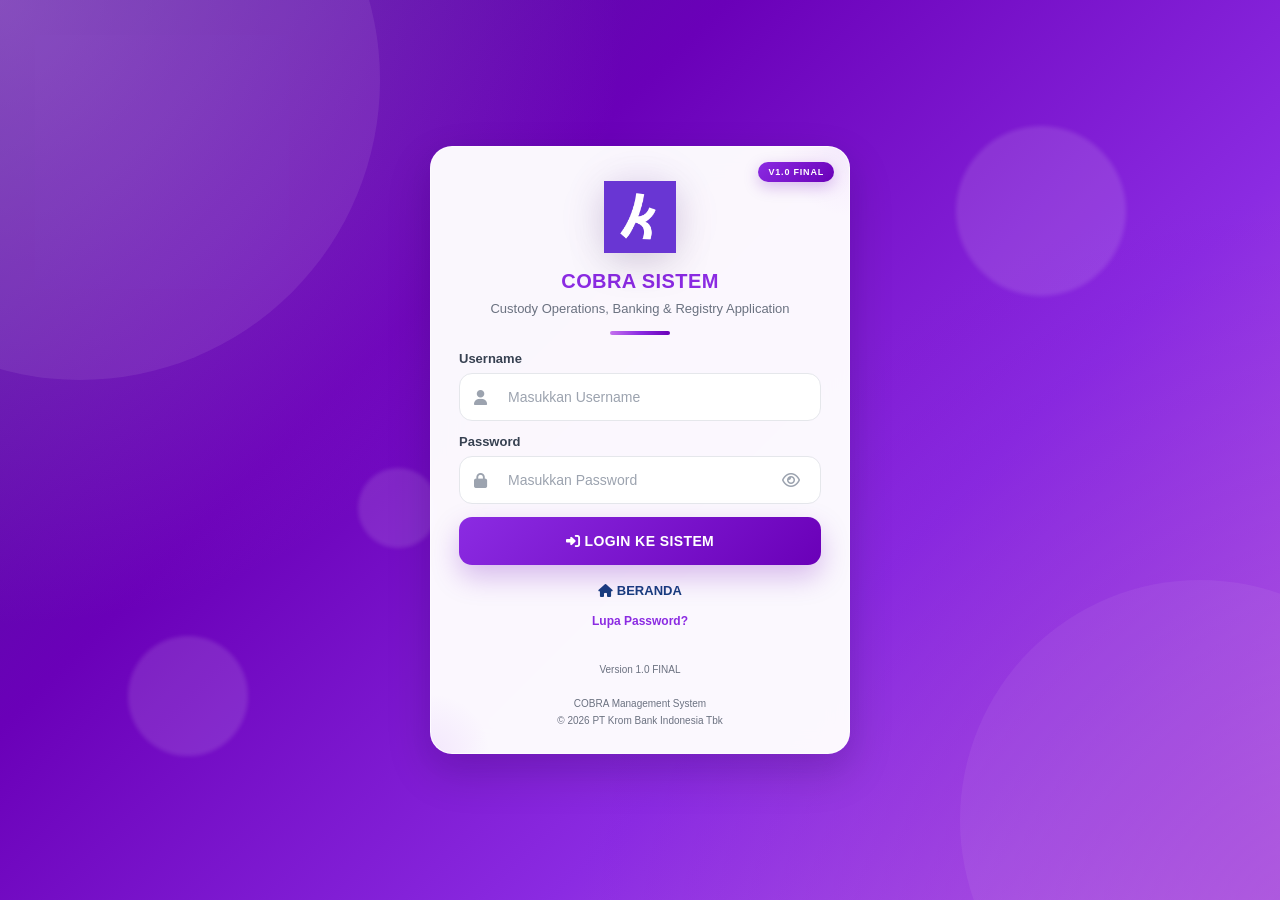
<file: login.html>
<!DOCTYPE html>
<html lang="id">

<head>

    <!-- ========================================================= -->
    <!-- META -->
    <!-- ========================================================= -->

    <meta charset="UTF-8">

    <meta name="viewport" content="width=device-width, initial-scale=1.0">

    <meta name="description" content="Data Agunan Custody Management System">

    <meta name="author" content="Dika Andrian Husniadhy">

    <meta http-equiv="X-UA-Compatible" content="IE=edge">

    <!-- ========================================================= -->
    <!-- TITLE -->
    <!-- ========================================================= -->
    <title>

        LOGIN | COBRA

    </title>

    <!-- ========================================================= -->
    <!-- FAVICON -->
    <!-- ========================================================= -->

    <link rel="icon" type="image/png" href="foto/krom1.png">

    <!-- ========================================================= -->
    <!-- FONT AWESOME -->
    <!-- ========================================================= -->

    <link rel="stylesheet" href="https://cdnjs.cloudflare.com/ajax/libs/font-awesome/6.7.2/css/all.min.css">

    <!-- ========================================================= -->
    <!-- LOGIN CSS -->
    <!-- ========================================================= -->

    <link rel="stylesheet" href="css/login.css">

</head>

<body>

    <!-- ========================================================= -->
    <!-- BACKGROUND DECORATION -->
    <!-- ========================================================= -->

    <div class="bg-circle one"></div>

    <div class="bg-circle two"></div>

    <div class="bg-circle three"></div>

    <!-- ========================================================= -->
    <!-- LOGIN CARD -->
    <!-- ========================================================= -->

    <div class="login-box">

        <!-- ===================================================== -->
        <!-- VERSION -->
        <!-- ===================================================== -->

        <div class="version">

            V1.0 FINAL

        </div>

        <!-- ===================================================== -->
        <!-- LOGO -->
        <!-- ===================================================== -->

        <div class="logo">

            <img src="foto/krom1.png" alt="Logo">

        </div>

        <!-- ===================================================== -->
        <!-- TITLE -->
        <!-- ===================================================== -->

        <h1>

            COBRA SISTEM

        </h1>

        <p class="subtitle">

            Custody Operations, Banking & Registry Application

        </p>

        <div class="divider"></div>

        <!-- ===================================================== -->
        <!-- LOGIN FORM -->
        <!-- ===================================================== -->

        <form id="loginForm" autocomplete="off">

            <!-- ================================================ -->
            <!-- USERNAME -->
            <!-- ================================================ -->

            <div class="form-group">

                <label for="username">

                    Username

                </label>

                <div class="input-box">

                    <i class="fa-solid fa-user"></i>

                    <input type="text" id="username" name="username" autocomplete="username"
                        placeholder="Masukkan Username" required>

                </div>

            </div>

            <!-- ================================================ -->
            <!-- PASSWORD -->
            <!-- ================================================ -->

            <div class="form-group">

                <label for="password">

                    Password

                </label>

                <div class="input-box">

                    <i class="fa-solid fa-lock"></i>

                    <input type="password" id="password" name="password" autocomplete="current-password"
                        placeholder="Masukkan Password" required>

                    <span class="toggle" id="togglePassword" role="button" tabindex="0" aria-label="Tampilkan password">
                        <i id="eye" class="fa-regular fa-eye"></i>
                    </span>

                </div>

            </div>

            <!-- LOGIN BUTTON -->
            <!-- ================================================ -->

            <button type="submit" id="btnLogin">

                <span id="loginSpinner" class="login-spinner" style="display:none;">

                    <i class="fa-solid fa-circle-notch fa-spin"></i>

                </span>

                <i id="loginIcon" class="fa-solid fa-right-to-bracket">
                </i>

                <span id="loginBtnText">
                    LOGIN KE SISTEM
                </span>

            </button>

            <div class="back-home">

                <button type="button" id="btnBeranda" onclick="window.location.href='index.html'">

                    <i class="fa-solid fa-house"></i>

                    BERANDA

                </button>

            </div>

            <div class="forgot-password">
                <a href="reset_password.html">
                    Lupa Password?
                </a>
            </div>

        </form>

        <!-- ===================================================== -->
        <!-- FOOTER -->
        <!-- ===================================================== -->

        <div class="footer">

            <br>

            <span id="appVersion">

                V2.0 FINAL

            </span>

            <br><br>

            COBRA Management System

            <br>

            © 2026 PT Krom Bank Indonesia Tbk

        </div>

    </div>

    <!-- ========================================================= -->
    <!-- CONFIG -->
    <!-- ========================================================= -->

    <script src="js/config.js"></script>

    <!-- ========================================================= -->
    <!-- API -->
    <!-- ========================================================= -->

    <script src="js/api.js"></script>

    <!-- ========================================================= -->
    <!-- HELPER -->
    <!-- ========================================================= -->

    <script src="js/helper.js"></script>

    <!-- ========================================================= -->
    <!-- AUTH -->
    <!-- ========================================================= -->

    <script src="js/auth.js"></script>

    <!-- ========================================================= -->
    <!-- LOGIN -->
    <!-- ========================================================= -->

    <script src="js/login.js"></script>

    <!-- ========================================================= -->
    <!-- INITIALIZE -->
    <!-- ========================================================= -->

    <script>

        document.addEventListener("DOMContentLoaded", () => {

            if (typeof CONFIG !== "undefined") {

                const version = document.getElementById("appVersion");

                if (version) {

                    version.textContent =

                        "Version " + CONFIG.VERSION;

                }

            }

        });

    </script>

</body>

</html>
</file>
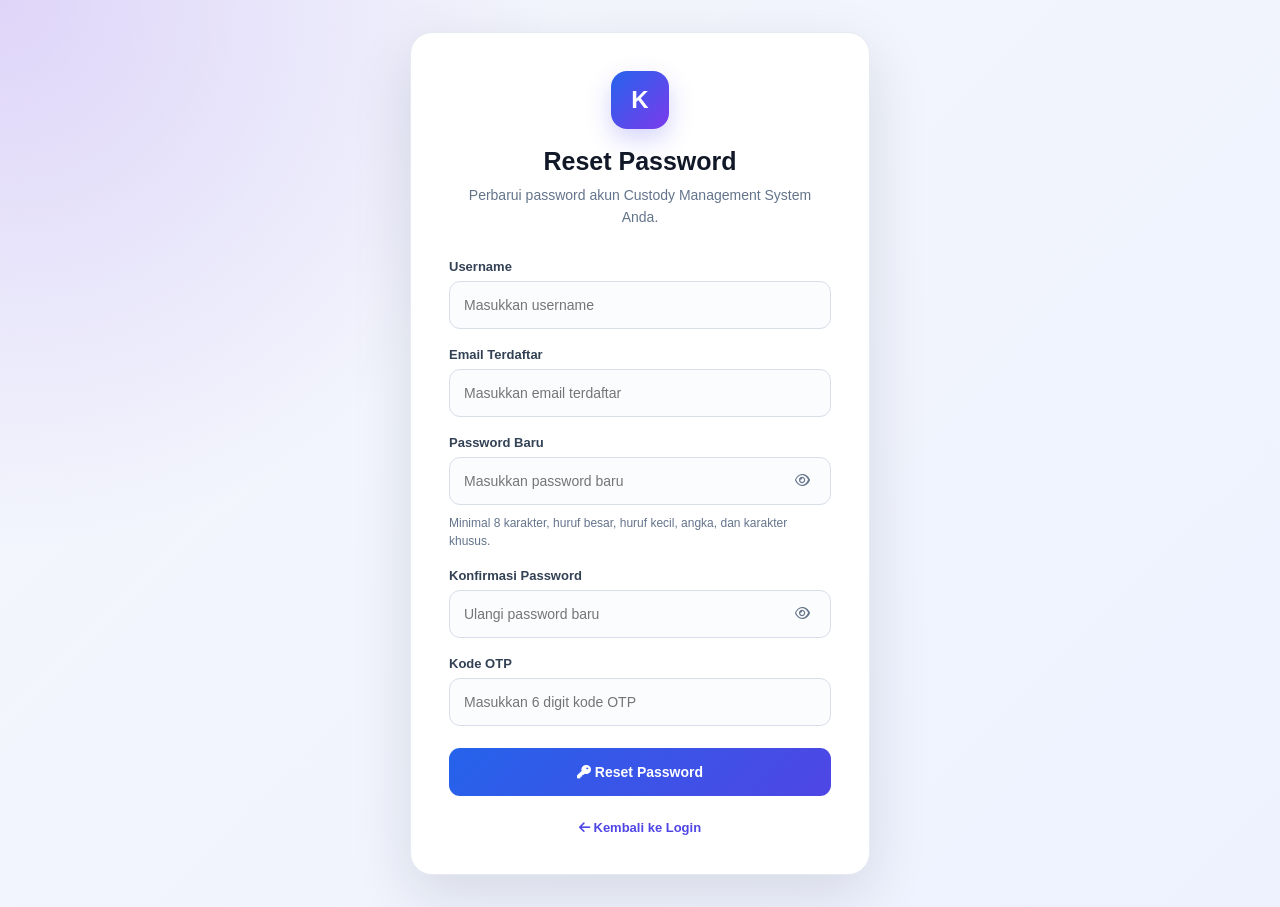
<file: reset_password.html>
<!DOCTYPE html>
<html lang="id">

<head>

    <meta charset="UTF-8">

    <meta name="viewport" content="width=device-width, initial-scale=1.0">

    <title>Reset Password - KROM Bank Indonesia</title>
    <link rel="icon" href="foto/krom1.png">

    <link rel="stylesheet" href="css/reset_password.css?v=3.0.3">

    <link rel="stylesheet" href="https://cdnjs.cloudflare.com/ajax/libs/font-awesome/6.5.2/css/all.min.css">

</head>


<body>

    <main class="reset-page">

        <section class="reset-card">

            <header class="reset-header">

                <div class="reset-logo">
                    K
                </div>

                <h1>
                    Reset Password
                </h1>

                <p>
                    Perbarui password akun Custody Management System Anda.
                </p>

            </header>


            <form id="resetPasswordForm" class="reset-form">

                <div class="form-group">

                    <label for="username">
                        Username
                    </label>

                    <input type="text" id="username" class="form-control" placeholder="Masukkan username"
                        autocomplete="username" required>

                </div>


                <div class="form-group">

                    <label for="email">
                        Email Terdaftar
                    </label>

                    <input type="email" id="email" class="form-control" placeholder="Masukkan email terdaftar"
                        autocomplete="email" required>

                </div>


                <div class="form-group">

                    <label for="newPassword">
                        Password Baru
                    </label>

                    <div class="password-wrapper">

                        <input type="password" id="newPassword" class="form-control"
                            placeholder="Masukkan password baru" autocomplete="new-password" required>

                        <button type="button" class="password-toggle" id="toggleNewPassword"
                            aria-label="Tampilkan password">
                            <i class="fa-regular fa-eye"></i>
                        </button>

                    </div>

                    <small class="password-hint">
                        Minimal 8 karakter, huruf besar, huruf kecil,
                        angka, dan karakter khusus.
                    </small>

                </div>


                <div class="form-group">

                    <label for="confirmPassword">
                        Konfirmasi Password
                    </label>

                    <div class="password-wrapper">

                        <input type="password" id="confirmPassword" class="form-control"
                            placeholder="Ulangi password baru" autocomplete="new-password" required>

                        <button type="button" class="password-toggle" id="toggleConfirmPassword"
                            aria-label="Tampilkan password">
                            <i class="fa-regular fa-eye"></i>
                        </button>

                    </div>

                </div>


                <div id="resetMessage" class="reset-message" hidden></div>

                <div class="form-group" id="otpGroup" hidden>
                    <label for="otp">
                        Kode OTP
                    </label>

                    <input type="text" id="otp" class="form-control" inputmode="numeric" maxlength="6"
                        autocomplete="one-time-code" placeholder="Masukkan 6 digit kode OTP">
                </div>

                <input type="hidden" id="requestId">


                <button type="submit" id="btnResetPassword" class="reset-button">
                    <i class="fa-solid fa-key"></i>
                    Reset Password
                </button>

            </form>


            <div class="back-login">

                <a href="login.html">
                    <i class="fa-solid fa-arrow-left"></i>
                    Kembali ke Login
                </a>

            </div>

        </section>

    </main>


    <script src="js/config.js?v=1.0.0"></script>
    <script src="js/api.js?v=1.0.0"></script>
    <script src="js/helper.js?v=1.0.0"></script>
    <script src="js/reset_password.js?v=1.0.0"></script>

</body>

</html>
</file>
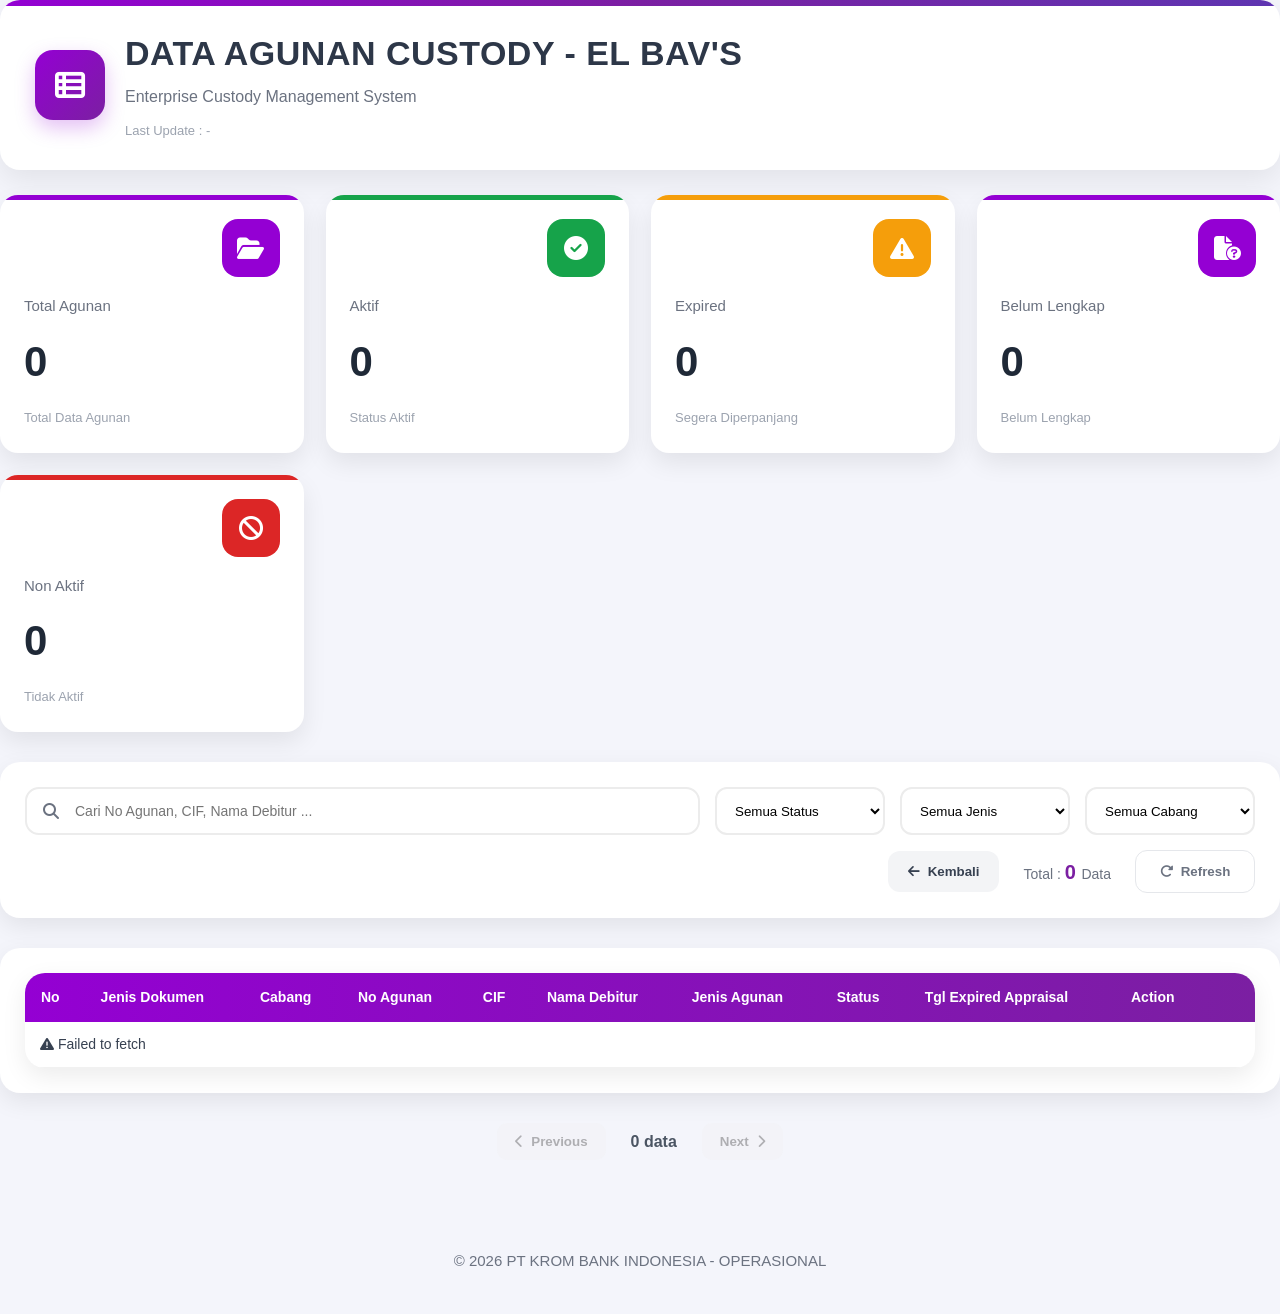
<file: aksi/data_agunan.html>
<!DOCTYPE html>
<html lang="id">

<head>

    <meta charset="UTF-8">

    <meta name="viewport" content="width=device-width, initial-scale=1.0">

    <title>DATA AGUNAN CUSTODY</title>

    <!-- ========================================================= -->
    <!-- GLOBAL -->
    <!-- ========================================================= -->

    <link rel="icon" href="../foto/krom1.png">

    <link rel="stylesheet" href="../css/style.css">

    <!-- ========================================================= -->
    <!-- DATA AGUNAN -->
    <!-- ========================================================= -->

    <link rel="stylesheet" href="../css/data_agunan.css">

    <!-- ========================================================= -->
    <!-- FONT AWESOME -->
    <!-- ========================================================= -->

    <link rel="stylesheet" href="https://cdnjs.cloudflare.com/ajax/libs/font-awesome/6.7.2/css/all.min.css">

</head>


<body>


    <!-- =========================================================
         PAGE HEADER
         ========================================================= -->

    <header class="page-header">

        <div class="header-left">

            <div class="header-icon" aria-hidden="true">

                <i class="fa-solid fa-table-list"></i>

            </div>


            <div class="header-info">

                <h1>
                    DATA AGUNAN CUSTODY - EL BAV'S
                </h1>

                <p>
                    Enterprise Custody Management System
                </p>

                <span id="lastUpdate">
                    Last Update : -
                </span>

            </div>

        </div>

    </header>


    <!-- =========================================================
         KPI SUMMARY
         ========================================================= -->

    <section class="kpi-grid" aria-label="Ringkasan Data Agunan">


        <!-- TOTAL -->

        <div class="kpi-card total">

            <div class="kpi-top">

                <div class="kpi-icon total" aria-hidden="true">

                    <i class="fa-solid fa-folder-open"></i>

                </div>

            </div>

            <span>
                Total Agunan
            </span>

            <h2 id="kpiTotal">
                0
            </h2>

            <small>
                Total Data Agunan
            </small>

        </div>


        <!-- AKTIF -->

        <div class="kpi-card success">

            <div class="kpi-top">

                <div class="kpi-icon success" aria-hidden="true">

                    <i class="fa-solid fa-circle-check"></i>

                </div>

            </div>

            <span>
                Aktif
            </span>

            <h2 id="kpiAktif">
                0
            </h2>

            <small>
                Status Aktif
            </small>

        </div>


        <!-- EXPIRED -->

        <div class="kpi-card warning">

            <div class="kpi-top">

                <div class="kpi-icon warning" aria-hidden="true">

                    <i class="fa-solid fa-triangle-exclamation"></i>

                </div>

            </div>

            <span>
                Expired
            </span>

            <h2 id="kpiExpired">
                0
            </h2>

            <small>
                Segera Diperpanjang
            </small>

        </div>


        <!-- BELUM LENGKAP -->

        <div class="kpi-card info">

            <div class="kpi-top">

                <div class="kpi-icon info" aria-hidden="true">

                    <i class="fa-solid fa-file-circle-question"></i>

                </div>

            </div>

            <span>
                Belum Lengkap
            </span>

            <h2 id="kpiBelumLengkap">
                0
            </h2>

            <small>
                Belum Lengkap
            </small>

        </div>


        <!-- NON AKTIF -->

        <div class="kpi-card danger">

            <div class="kpi-top">

                <div class="kpi-icon danger" aria-hidden="true">

                    <i class="fa-solid fa-ban"></i>

                </div>

            </div>

            <span>
                Non Aktif
            </span>

            <h2 id="kpiNonAktif">
                0
            </h2>

            <small>
                Tidak Aktif
            </small>

        </div>

    </section>


    <!-- =========================================================
         FILTER / CONTROL PANEL
         ========================================================= -->

    <section class="filter-card" aria-label="Filter Data Agunan">

        <div class="filter-row">


            <!-- ================================================= -->
            <!-- SEARCH -->
            <!-- ================================================= -->

            <div class="search-box">

                <i class="fa-solid fa-magnifying-glass" aria-hidden="true"></i>

                <input type="text" id="txtSearch" placeholder="Cari No Agunan, CIF, Nama Debitur ..." autocomplete="off"
                    aria-label="Cari data agunan">

            </div>


            <!-- ================================================= -->
            <!-- STATUS -->
            <!-- ================================================= -->

            <select id="filterStatus" aria-label="Filter Status">

                <option value="">
                    Semua Status
                </option>

                <option value="AKTIF">
                    Aktif
                </option>

                <option value="EXPIRED">
                    Expired
                </option>

                <option value="NONAKTIF">
                    Non Aktif
                </option>

                <option value="BELUM LENGKAP">
                    Belum Lengkap
                </option>

            </select>


            <!-- ================================================= -->
            <!-- JENIS -->
            <!-- ================================================= -->

            <select id="filterJenis" aria-label="Filter Jenis">

                <option value="">
                    Semua Jenis
                </option>

            </select>


            <!-- ================================================= -->
            <!-- CABANG -->
            <!-- ================================================= -->

            <select id="filterCabang" aria-label="Filter Cabang">

                <option value="">
                    Semua Cabang
                </option>

            </select>


            <!-- ================================================= -->
            <!-- TOOLBAR -->
            <!-- ================================================= -->

            <div class="toolbar-action">


                <!-- BACK -->

                <button id="btnBack" type="button" class="btn btn-secondary">

                    <i class="fa-solid fa-arrow-left"></i>

                    <span>
                        Kembali
                    </span>

                </button>


                <!-- TOTAL -->

                <span class="toolbar-total">

                    <span>
                        Total :
                    </span>

                    <strong id="toolbarTotal">
                        0
                    </strong>

                    <span>
                        Data
                    </span>

                </span>


                <!-- REFRESH -->
                <button id="btnRefresh" type="button" class="btn btn-light">
                    <i class="fa-solid fa-rotate-right"></i>
                    <span>
                        Refresh
                    </span>
                </button>

                <!-- TAMBAH DATA
                <button id="btnTambah" type="button" class="btn btn-primary">
                    <i class="fa-solid fa-plus"></i>
                    <span>
                        Tambah
                    </span>
                </button> -->

            </div>

        </div>

    </section>


    <!-- =========================================================
         DATA TABLE
         ========================================================= -->

    <section class="table-card" aria-label="Daftar Data Agunan">

        <div class="table-container">

            <table id="dataTable">

                <thead>

                    <tr>

                        <th scope="col">
                            No
                        </th>

                        <th scope="col">
                            Jenis Dokumen
                        </th>

                        <th scope="col">
                            Cabang
                        </th>

                        <th scope="col">
                            No Agunan
                        </th>

                        <th scope="col">
                            CIF
                        </th>

                        <th scope="col">
                            Nama Debitur
                        </th>

                        <th scope="col">
                            Jenis Agunan
                        </th>

                        <th scope="col">
                            Status
                        </th>

                        <th scope="col">
                            Tgl Expired Appraisal
                        </th>

                        <th scope="col" width="140">
                            Action
                        </th>

                    </tr>

                </thead>


                <tbody>
                </tbody>

            </table>

        </div>

    </section>


    <!-- =========================================================
         PAGINATION
         ========================================================= -->

    <nav class="pagination" aria-label="Pagination Data Agunan">


        <button id="btnPrev" type="button">

            <i class="fa-solid fa-chevron-left"></i>

            <span>
                Previous
            </span>

        </button>


        <div id="pageInfo">
            Page 1 / 1
        </div>


        <button id="btnNext" type="button">

            <span>
                Next
            </span>

            <i class="fa-solid fa-chevron-right"></i>

        </button>

    </nav>


    <!-- =========================================================
         FOOTER
         ========================================================= -->

    <footer class="footer">

        <span id="appVersion"></span>

        <br>

        © 2026 PT KROM BANK INDONESIA - OPERASIONAL

    </footer>


    <!-- =========================================================
         DETAIL MODAL
         ========================================================= -->

    <div class="modal" id="detailModal" role="dialog" aria-modal="true" aria-labelledby="detailModalTitle">

        <div class="modal-content">


            <!-- MODAL HEADER -->

            <div class="modal-header">

                <div>

                    <h2 id="detailModalTitle">
                        Detail Agunan
                    </h2>

                </div>


                <button type="button" id="btnCloseDetail" class="btn-close-modal" aria-label="Tutup detail"
                    title="Tutup">

                    <i class="fa-solid fa-xmark"></i>

                </button>

            </div>


            <!-- MODAL BODY -->

            <div class="modal-body" id="modalBody">
            </div>

        </div>

    </div>


    <!-- =========================================================
         JAVASCRIPT
         ========================================================= -->

    <script src="../js/config.js?v=1.0.0"></script>

    <script src="../js/api.js?v=1.0.0"></script>

    <script src="../js/auth.js?v=1.0.0"></script>

    <script src="../js/roles.js?v=1.0.0"></script>

    <script src="../js/data_agunan.js?v=1.0.0"></script>


    <script>

        document.addEventListener(
            "DOMContentLoaded",
            () => {

                DATA_AGUNAN.init();

            }
        );

    </script>


</body>

</html>
</file>
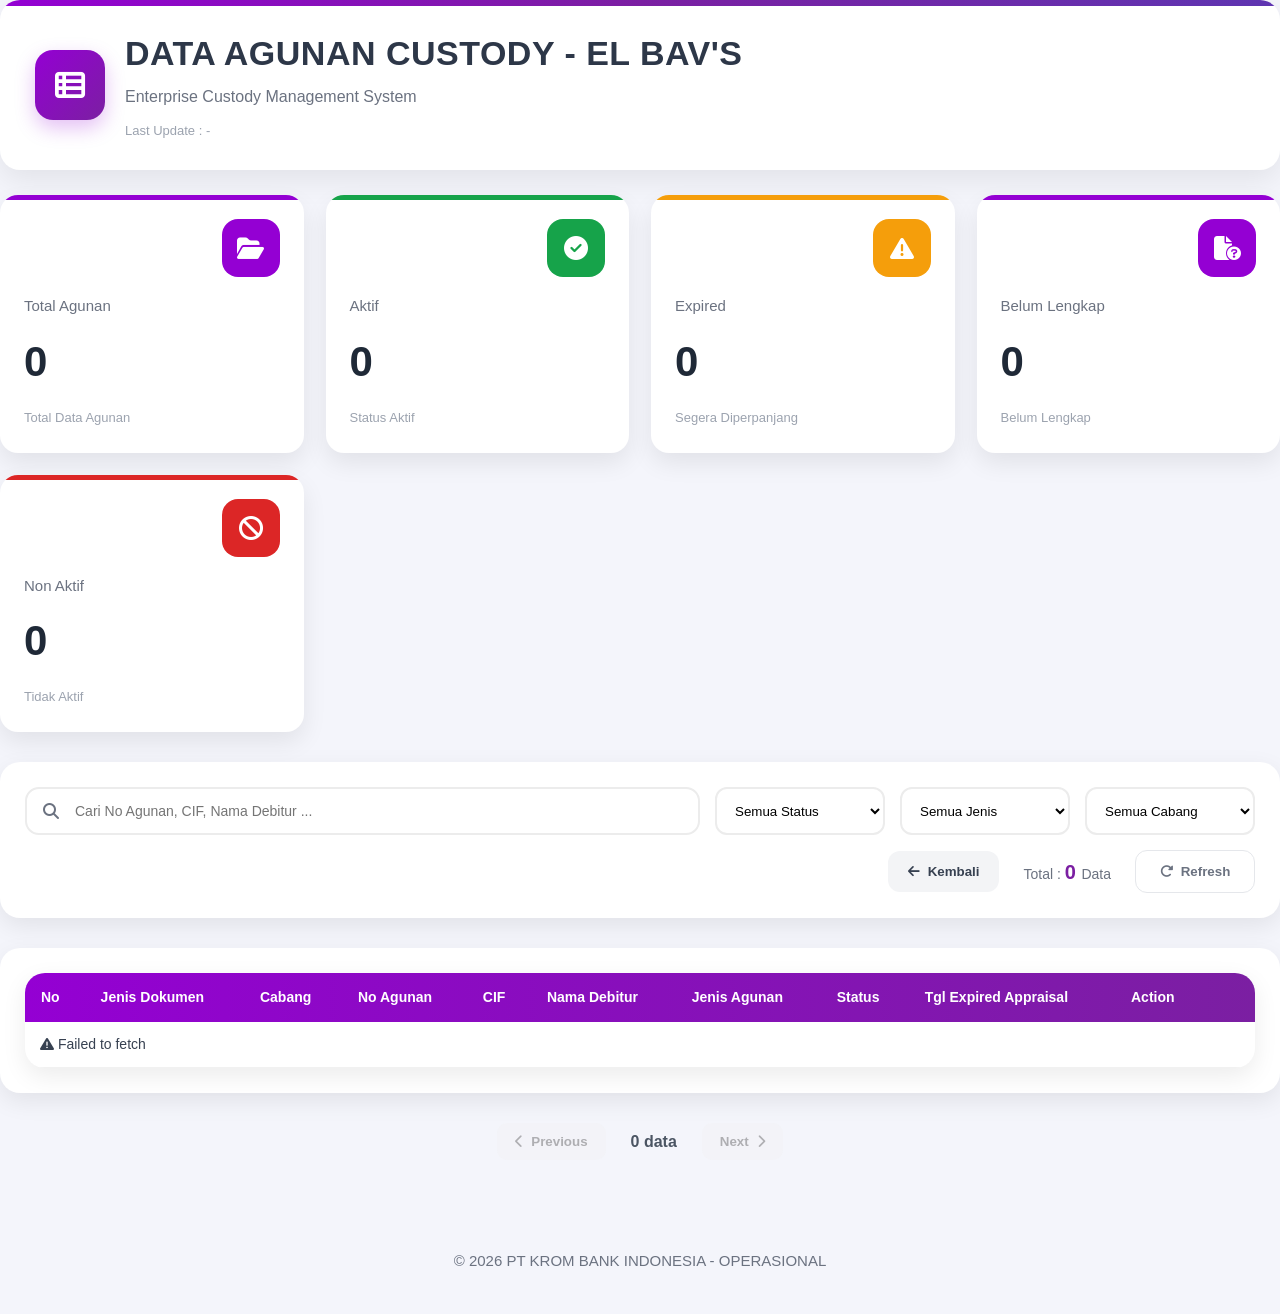
<file: aksi/edit_agunan.html>
<!DOCTYPE html>
<html lang="id">

<head>
    <meta charset="UTF-8">
    <meta name="viewport" content="width=device-width,initial-scale=1">
    <title>Edit Agunan Custody</title>

    <!-- Link FontAwesome untuk Ikon (Bikin Tampilan Lebih Profesional) -->
    <link rel="stylesheet" href="https://cdnjs.cloudflare.com/ajax/libs/font-awesome/6.4.0/css/all.min.css">

    <!-- Link CSS -->
    <link rel="stylesheet" href="../css/input.css">
    <link rel="icon" type="image/x-icon" href="../foto/krom1.png">
</head>

<body>
    <!-- Container Utama -->
    <div class="content container">

        <!-- HEADER HALAMAN (Diperbaiki menggunakan Flexbox bawaan CSS Anda) -->
        <div class="page-header">
            <div>
                <h1 style="margin-bottom: 5px; color: var(--primary-dark);">EDIT AGUNAN JAMINAN CUSTODY</h1>
                <p style="font-weight: 600; color: var(--gray600);"><i class="fas fa-user-tie"></i> PIC : ANDI BAVI
                    WIBOWO</p>
            </div>
            <!-- Foto otomatis di kanan karena flex justify-between -->
            <img src="../foto/bavi.png" alt="PIC Foto"
                style="width: 90px; height: auto; border-radius: 12px; box-shadow: var(--shadow-sm); border: 2px solid white;">
        </div>

        <div class="card">
            <div class="card-header">
                <h3><i class="fas fa-file-signature"></i> Form Edit Agunan</h3>
            </div>

            <div class="card-body">
                <form id="formAgunan">

                    <!-- ==========================================
                         SEKSI 1: INFORMASI NASABAH & FASILITAS UNTUK EDIT
                    =========================================== -->
                    <div class="section-title">
                        <i class="fas fa-user-circle"></i> Data Nasabah & Fasilitas Kredit
                    </div>

                    <div class="form-grid">
                        <div class="form-group">
                            <label for="kode_cabang">KODE CABANG PEMILIK <span class="required">*</span></label>
                            <select id="kode_cabang" name="kode_cabang" class="form-control" required>
                                <option value="">-- Pilih Cabang --</option>
                                <option value="BELUM DIKETAHUI">BELUM DIKETAHUI</option>
                                <option value="JAKARTA">JAKARTA</option>
                                <option value="BANDUNG">BANDUNG</option>
                            </select>
                        </div>

                        <div class="form-group">
                            <label for="cif_debitur">
                                NO PEMILIK (CIF NASABAH)
                                <span class="required">*</span>
                            </label>

                            <input type="text" id="cif_debitur" name="cif_debitur" class="form-control readonly-field"
                                placeholder="Nomor CIF..." readonly required>

                            <small class="field-info">
                                <i class="fas fa-lock"></i>
                                CIF tidak dapat diubah pada mode edit.
                            </small>
                        </div>

                        <div class="form-group">
                            <label for="nama_pemilik_agunan">NAMA PEMILIK AGUNAN <span class="required">*</span></label>
                            <input type="text" id="nama_pemilik_agunan" name="nama_pemilik_agunan" class="form-control"
                                placeholder="Nama Lengkap Sesuai KTP..." required>
                        </div>

                        <div class="form-group">
                            <label for="no_rek_fasilitas">NO REKENING FASILITAS <span class="required">*</span></label>
                            <input type="text" id="no_rek_fasilitas" name="no_rek_fasilitas" class="form-control"
                                placeholder="Nomor Rekening..." required>
                        </div>
                    </div>

                    <hr class="divider">

                    <!-- ==========================================
                         SEKSI 2: IDENTIFIKASI AGUNAN
                    =========================================== -->
                    <div class="section-title">
                        <i class="fas fa-home"></i> Identifikasi Agunan
                    </div>

                    <div class="form-grid">
                        <div class="form-group">
                            <label for="no_agunan">
                                NO AGUNAN
                                <span class="required">*</span>
                            </label>

                            <input type="text" id="no_agunan" name="no_agunan" class="form-control readonly-field"
                                placeholder="Nomor Referensi Agunan..." readonly required>

                            <small class="field-info">
                                <i class="fas fa-lock"></i>
                                Nomor agunan tidak dapat diubah pada mode edit.
                            </small>
                        </div>

                        <div class="form-group">
                            <label for="status_dokumen">STATUS DOKUMEN<span class="required">*</span></label>
                            <select id="status_dokumen" name="status_dokumen" class="form-control" required>
                                <option value="BELUM DIKETAHUI">BELUM DIKETAHUI</option>
                                <option value="ADA">ADA</option>
                                <option value="COVERNOTE NOTARIS">COVERNOTE NOTARIS</option>
                                <option value="TIDAK ADA">TIDAK ADA</option>
                                <option value="COVERNOTE PPJ">COVERNOTE PPJ</option>
                            </select>
                        </div>

                        <div class="form-group">
                            <label for="kode_jenis_agunan">KODE JENIS AGUNAN<span class="required">*</span></label>
                            <select id="kode_jenis_agunan" name="kode_jenis_agunan" class="form-control" required>
                                <option value="BELUM DIKETAHUI">BELUM DIKETAHUI</option>
                                <option value="Sertifikat Bank Indonesia (SBI)">F0401 - Sertifikat Bank Indonesia (SBI)
                                </option>
                                <option value="Sertifikat Bank Indonesia Syariah (SBIS)">F0402 - Sertifikat Bank
                                    Indonesia Syariah (SBIS)</option>
                                <option value="Sertifikat Deposito Bank Indonesia (SDBI)">F0403 - Sertifikat Deposito
                                    Bank Indonesia (SDBI)</option>
                                <option value="Surat Berharga Bank Indonesia (SBBI) dalam Valuta Asing">F0404 - Surat
                                    Berharga Bank Indonesia (SBBI) dalam Valuta Asing</option>
                                <option value="Surat Perbendaharaan Negara (SPN)">F040501 - Surat Perbendaharaan Negara
                                    (SPN)</option>
                                <option value="Surat Perbendaharaan Negara Syariah">F040502 - Surat Perbendaharaan
                                    Negara Syariah</option>
                                <option value="Reksadana">F041401 - Reksadana</option>
                                <option value="Sertifikat Reksadana Syariah">F041402 - Sertifikat Reksadana Syariah
                                </option>
                                <option value="Reksadana Dana Pendapatan Tetap">F041403 - Reksadana Dana Pendapatan
                                    Tetap</option>
                                <option value="Obligasi Negara (ON)">F04150102 - Obligasi Negara (ON)</option>
                                <option value="Obligasi Ritel Indonesia (ORI)">F04150103 - Obligasi Ritel Indonesia
                                    (ORI)</option>
                                <option value="Obligasi Daerah">F04150106 - Obligasi Daerah</option>
                                <option value="Sukuk Bank Indonesia">F04150201 - Sukuk Bank Indonesia</option>
                                <option value="Sukuk Negara">F04150203 - Sukuk Negara</option>
                                <option value="Sukuk Ritel">F04150204 - Sukuk Ritel</option>
                                <option value="Ijarah Fixed Rate">F04150205 - Ijarah Fixed Rate</option>
                                <option value="Sukuk Valas Bank Indonesia (SUVBI)">F04150208 - Sukuk Valas Bank
                                    Indonesia (SUVBI)</option>
                                <option value="Sukuk Lainnya">F04150299 - Sukuk Lainnya</option>
                                <option value="Resi Gudang">F0418 - Resi Gudang</option>
                                <option value="Saham">F0419 - Saham</option>
                                <option value="Asuransi Kredit/Pembiayaan">F0420 - Asuransi Kredit/Pembiayaan</option>
                                <option value="Surat Berharga Lainnya">F0499 - Surat Berharga Lainnya</option>
                                <option value="Sekuritas Rupiah Bank Indonesia (SRBI)">F0422 - Sekuritas Rupiah Bank
                                    Indonesia (SRBI)</option>
                                <option value="Sekuritas Valas Bank Indonesia (SVBI)">F0423 - Sekuritas Valas Bank
                                    Indonesia (SVBI)</option>
                                <option value="Giro">F09 - Giro</option>
                                <option value="Tabungan">F10 - Tabungan</option>
                                <option value="Deposito">F11 - Deposito</option>
                                <option value="Setoran Jaminan">F15 - Setoran Jaminan</option>
                                <option value="Invoice">F16 - Invoice</option>
                                <option value="Emas dan mata uang emas">F2001 - Emas dan mata uang emas</option>
                                <option value="Aset Keuangan Lainnya">F2099 - Aset Keuangan Lainnya</option>
                                <option value="L/C">F4101 - L/C</option>
                                <option value="SKBDN">F4102 - SKBDN</option>
                                <option value="Garansi">F42 - Garansi</option>
                                <option value="Standby L/C">F4205 - Standby L/C</option>
                                <option value="Tanah">AN020101 - Tanah</option>
                                <option value="Gedung/Ruang kantor">AN02010201 - Gedung/Ruang kantor</option>
                                <option value="Gudang">AN02010202 - Gudang</option>
                                <option value="Rumah Toko/Rumah Kantor">AN02010203 - Rumah Toko/Rumah Kantor</option>
                                <option value="Hotel">AN02010204 - Hotel</option>
                                <option value="Properti Komersial Lainnya">AN02010299 - Properti Komersial Lainnya
                                </option>
                                <option value="Rumah">AN02010301 - Rumah</option>
                                <option value="Apartemen/Rumah Susun">AN02010302 - Apartemen/Rumah Susun</option>
                                <option value="Mesin">AN020202 - Mesin</option>
                                <option value="Kendaraan">AN020203 - Kendaraan</option>
                                <option value="Aset Tetap dan Inventaris Lainnya">AN020299 - Aset Tetap dan Inventaris
                                    Lainnya</option>
                                <option value="Pesawat Udara">AN0205 - Pesawat Udara</option>
                                <option value="Kapal Laut/Transportasi Air">AN0206 - Kapal Laut/Transportasi Air
                                </option>
                                <option value="Aset non Keuangan Lainnya">AN0299 - Aset non Keuangan Lainnya</option>
                                <option value="Persediaan">AN999901 - Persediaan</option>
                            </select>
                        </div>

                        <div class="form-group">
                            <label for="bukti_kepemilikan">BUKTI KEPEMILIKAN (No. SHM/SHGB dll) <span
                                    class="required">*</span></label>
                            <input type="text" id="bukti_kepemilikan" name="bukti_kepemilikan" class="form-control"
                                placeholder="Contoh: SHM No. 12345..." required>
                        </div>
                    </div>

                    <!-- Pindah alamat jadi 1 baris penuh agar rapi -->
                    <div class="form-group mt-20">
                        <label for="penyimpanan_agunan">TEMPAT PENYIMPANAN AGUNAN<span class="required">*</span></label>
                        <!-- Menggunakan TEXTAREA agar alamat panjang terlihat semua -->
                        <textarea id="penyimpanan_agunan" name="penyimpanan_agunan" class="form-control" rows="3"
                            placeholder="JAKARTA... BANDUNG... KROM DIPO???" required></textarea>
                    </div>

                    <!-- Pindah alamat jadi 1 baris penuh agar rapi -->
                    <div class="form-group mt-20">
                        <label for="alamat_agunan">ALAMAT LENGKAP AGUNAN <span class="required">*</span></label>
                        <!-- Menggunakan TEXTAREA agar alamat panjang terlihat semua -->
                        <textarea id="alamat_agunan" name="alamat_agunan" class="form-control" rows="1"
                            placeholder="Nama Jalan, Blok, RT/RW..." required></textarea>
                    </div>

                    <!-- Lanjutan Lokasi -->
                    <div class="form-grid mt-20">
                        <div class="form-group">
                            <label for="rt">RT <span class="required">*</span></label>
                            <input type="text" id="rt" name="rt" class="form-control" placeholder="Contoh: 001"
                                required>
                        </div>
                        <div class="form-group">
                            <label for="rw">RW <span class="required">*</span></label>
                            <input type="text" id="rw" name="rw" class="form-control" placeholder="Contoh: 019"
                                required>
                        </div>

                        <div class="form-group">
                            <label for="kelurahan">KELURAHAN <span class="required">*</span></label>
                            <input type="text" id="kelurahan" name="kelurahan" class="form-control" required>
                        </div>
                        <div class="form-group">
                            <label for="kecamatan">KECAMATAN <span class="required">*</span></label>
                            <input type="text" id="kecamatan" name="kecamatan" class="form-control" required>
                        </div>
                        <div class="form-group">
                            <label for="kota_kabupaten">KOTA/KABUPATEN <span class="required">*</span></label>
                            <!-- Diubah: name="kota_kabupaten" agar sesuai dengan spreadsheet -->
                            <input type="text" id="kota_kabupaten" name="kota_kabupaten" class="form-control" required>
                        </div>
                        <div class="form-group">
                            <label for="provinsi">PROVINSI <span class="required">*</span></label>
                            <input type="text" id="provinsi" name="provinsi" class="form-control" required>
                        </div>
                        <div class="form-group">
                            <label for="kodepos">KODEPOS<span class="required">*</span></label>
                            <input type="text" id="kodepos" name="kodepos" class="form-control" required>
                        </div>
                    </div>

                    <hr class="divider">

                    <!-- ==========================================
                         SEKSI 3: PENILAIAN & ASURANSI
                    =========================================== -->
                    <div class="section-title">
                        <i class="fas fa-hand-holding-dollar"></i> Valuasi & Asuransi
                    </div>

                    <div class="form-grid">
                        <div class="form-group">
                            <label for="nilai_njop">NILAI NJOP<span class="required">*</span></label>
                            <input type="text" id="nilai_njop" name="nilai_njop" class="form-control"
                                placeholder="Contoh: 1.250.000.000" required>
                        </div>

                        <div class="form-group">
                            <label for="tanggal_penilaian_agunan">TANGGAL PENILAIAN AGUNAN</label>
                            <input type="date" id="tanggal_penilaian_agunan" name="tanggal_penilaian_agunan"
                                class="form-control">
                        </div>

                        <div class="form-group">
                            <label for="jenis_penilaian">JENIS PENILAIAN<span class="required">*</span></label>
                            <select id="jenis_penilaian" name="jenis_penilaian" class="form-control" required>
                                <option value="BELUM DIKETAHUI">BELUM DIKETAHUI</option>
                                <option value="INTERNAL">INTERNAL</option> <!--1 tahun setelah -->
                                <option value="KJPP">KJPP</option> <!--3 tahun setelah -->
                            </select>
                        </div>

                        <div class="form-group">
                            <label for="tanggal_penilaian_jatuh_tempo">TANGGAL JATUH TEMPO PENILAIAN</label>
                            <input type="date" id="tanggal_penilaian_jatuh_tempo" name="tanggal_penilaian_jatuh_tempo"
                                class="form-control">
                        </div>

                        <div class="form-group">
                            <label for="status_paripasu">STATUS PARIPASU <span class="required">*</span></label>
                            <select id="status_paripasu" name="status_paripasu" class="form-control" required>
                                <option value="BELUM DIKETAHUI">BELUM DIKETAHUI</option>
                                <option value="AGUNAN PARIPASU">AGUNAN PARIPASU</option>
                                <option value="BUKAN AGUNAN PARIPASU">BUKAN AGUNAN PARIPASU</option>
                            </select>
                        </div>

                        <div class="form-group">
                            <label for="persentase_paripasu">PERSENTASE PARIPASU <span class="required">*</span></label>
                            <input type="text" id="persentase_paripasu" name="persentase_paripasu" class="form-control"
                                placeholder="Contoh: 85.80%" required>
                        </div>

                        <div class="form-group">
                            <label for="joint_account">KREDIT JOINT ACCOUNT <span class="required">*</span></label>
                            <select id="joint_account" name="joint_account" class="form-control" required>
                                <option value="BELUM DIKETAHUI">BELUM DIKETAHUI</option>
                                <option value="JOINT ACCOUNT">JOINT ACCOUNT</option>
                                <option value="TIDAK JOINT ACCOUNT">TIDAK JOINT ACCOUNT</option>
                            </select>
                        </div>

                        <div class="form-group">
                            <label for="agunan_asuransi">AGUNAN ASURANSI <span class="required">*</span></label>
                            <select id="agunan_asuransi" name="agunan_asuransi" class="form-control" required>
                                <option value="BELUM DIKETAHUI">BELUM DIKETAHUI</option>
                                <option value="ASURANSI">ASURANSI</option>
                                <option value="TIDAK ASURANSI">TIDAK ASURANSI</option>
                            </select>
                        </div>
                        <div class="form-group">
                            <label for="tanggal_awal_asuransi">TANGGAL AWAL ASURANSI</label>
                            <input type="date" id="tanggal_awal_asuransi" name="tanggal_awal_asuransi"
                                class="form-control">
                        </div>
                        <div class="form-group">
                            <label for="tanggal_jatuh_tempo_asuransi">TANGGAL JATUH TEMPO ASURANSI</label>
                            <input type="date" id="tanggal_jatuh_tempo_asuransi" name="tanggal_jatuh_tempo_asuransi"
                                class="form-control">
                        </div>
                    </div>

                    <hr class="divider">

                    <!-- ==========================================
                         SEKSI 4: LEGALITAS & DOKUMEN CUSTODY
                    =========================================== -->
                    <div class="section-title">
                        <i class="fas fa-gavel"></i> Legalitas & Status Dokumen Custody
                    </div>

                    <div class="form-grid">
                        <div class="form-group">
                            <label for="jenis_dokumen">JENIS DOKUMEN<span class="required">*</span></label>
                            <select id="jenis_dokumen" name="jenis_dokumen" class="form-control" required>
                                <option value="">-- Pilih --</option>
                                <option value="DOKUMEN">DOKUMEN</option>
                                <option value="JAMINAN">JAMINAN</option>
                                <option value="PENGIKATAN">PENGIKATAN</option>
                            </select>
                        </div>

                        <div class="form-group">
                            <label for="produk">PRODUK<span class="required">*</span></label>
                            <select id="produk" name="produk" class="form-control" required>
                                <option value="BELUM DIKETAHUI">BELUM DIKETAHUI</option>
                                <option value="Aksep">Aksep</option>
                                <option value="Berjangka">Berjangka</option>
                                <option value="Channeling Akseleran">Channeling Akselera</option>
                                <option value="Diskonto">Diskonto</option>
                                <option value="Kepemilikan Rumah">Kepemilikan Rumah</option>
                                <option value="Pemilikan Kavling Siap Bangun">Pemilikan Kavling Siap Bangun</option>
                                <option value="Pemilikan Rumah Bertahap">Pemilikan Rumah Bertahap</option>
                                <option value="PRK">PRK</option>
                            </select>
                        </div>

                        <div class="form-group">
                            <label for="tanggal_pengikatan">TANGGAL PENGIKATAN</label>
                            <input type="date" id="tanggal_pengikatan" name="tanggal_pengikatan" class="form-control">
                        </div>

                        <div class="form-group">
                            <label for="lokasi_document">LOKASI DOKUMEN (TRACKING)</label>
                            <select id="lokasi_document" name="lokasi_document" class="form-control">
                                <option value="BELUM DIKETAHUI">BELUM DIKETAHUI</option>
                                <option value="DOKUMEN DALAM PENGURUSAN NOTARIS">DOKUMEN DALAM PENGURUSAN NOTARIS
                                </option>
                                <option value="DOKUMEN DALAM PROSES ASURANSI">DOKUMEN DALAM PROSES ASURANSI</option>
                                <option value="DOKUMEN EXPIRED">DOKUMEN EXPIRED</option>
                                <option value="DOKUMEN TIDAK ADA">DOKUMEN TIDAK ADA</option>
                                <option value="DOKUMEN SUDAH ADA DI CUSTODY">DOKUMEN SUDAH ADA DI CUSTODY</option>
                                <option value="BELUM DILAKUKAN AJB">BELUM DILAKUKAN AJB</option>
                                <option value="BELUM HT KROM">BELUM HT KROM</option>
                                <option value="BELUM BALIK NAMA">BELUM BALIK NAMA</option>
                                <option value="PELUNASAN">PELUNASAN</option>
                            </select>
                        </div>
                        <!-- Ditambahkan: tanggal_expired sesuai spreadsheet -->
                        <div class="form-group">
                            <label for="tanggal_expired_appraisal">TANGGAL EXPIRED APPRAISAL</label>
                            <input type="date" id="tanggal_expired_appraisal" name="tanggal_expired_appraisal"
                                class="form-control">
                        </div>
                        <div class="form-group">
                            <label for="asli_copy">ASLI ATAU COPY</label>
                            <select id="asli_copy" name="asli_copy" class="form-control">
                                <option value="BELUM DIKETAHUI">BELUM DIKETAHUI</option>
                                <option value="ASLI">ASLI</option>
                                <option value="ASLI SALINAN">ASLI SALINAN</option>
                                <option value="COPY">COPY</option>
                                <option value="COPY LEGALISIR">COPY LEGALISIR</option>
                                <option value="COPY SESUAI ASLI">COPY SESUAI ASLI</option>
                                <option value="DIGITAL">DIGITAL</option>
                            </select>
                        </div>

                        <div class="form-group">
                            <label for="status_agunan">STATUS AGUNAN</label>
                            <!-- Diperbaiki: ID dan Name yang sebelumnya duplikat asli_copy diubah ke status_agunan -->
                            <select id="status_agunan" name="status_agunan" class="form-control">
                                <option value="BELUM DIKETAHUI">BELUM DIKETAHUI</option>
                                <option value="A">AKTIF</option>
                                <option value="D">TIDAK AKTIF</option>
                                <option value="BL">BELUM LENGKAP</option>
                                <option value="E">EXPIRED</option>
                            </select>
                        </div>
                    </div>

                    <div class="form-group mt-20">
                        <label for="document_description">DESKRIPSI DOKUMEN BERSAMAAN</label>
                        <select id="document_description" name="document_description" class="form-control">
                            <option value="BELUM DIKETAHUI">BELUM DIKETAHUI</option>
                            <option value="CALL MEMO">CALL MEMO</option>
                            <option value="AKTA CERAI">AKTA CERAI</option>
                            <option value="LFK">LFK</option>
                            <option value="OPINI KREDIT REVIEWER">OPINI KREDIT REVIEWER</option>
                            <option value="LAPORAN PENILAIAN AGUNAN">LAPORAN PENILAIAN AGUNAN</option>
                            <option value="SPPFK">SPPFK</option>
                            <option value="OFFERING LETTER">OFFERING LETTER</option>
                            <option value="PERJANJIAN KREDIT">PERJANJIAN KREDIT</option>
                            <option value="ADDENDUM/PERUBAHAN PERJANJIAN KREDIT">ADDENDUM/PERUBAHAN PERJANJIAN
                                KREDIT
                            </option>
                            <option value="SURAT AKSEP/ PROMISSORY NOTE">SURAT AKSEP/ PROMISSORY NOTE</option>
                            <option value="SURAT KUASA PENDEBETAN REKENING">SURAT KUASA PENDEBETAN REKENING</option>
                            <option value="SERTIFIKAT HAK TANGGUNGAN">SERTIFIKAT HAK TANGGUNGAN</option>
                            <option value="SERTIFIKAT HAK MILIK">SERTIFIKAT HAK MILIK</option>
                            <option value="POLIS ASURANSI KEBAKARAN">POLIS ASURANSI KEBAKARAN</option>
                            <option value="IJIN MENDIRIKAN BANGUNAN (IMB)">IJIN MENDIRIKAN BANGUNAN (IMB)</option>
                            <option value="PAJAK BUMI DAN BANGUNAN (PBB)">PAJAK BUMI DAN BANGUNAN (PBB)</option>
                            <option value="FORMULIR PERMOHONAN KREDIT">FORMULIR PERMOHONAN KREDIT</option>
                            <option value="IDENTITAS KTP/PASSPORT/SIM/KITAS">IDENTITAS KTP/PASSPORT/SIM/KITAS
                            </option>
                            <option value="KARTU KELUARGA">KARTU KELUARGA</option>
                            <option value="SURAT KETERANGAN USAHA (SKU)">SURAT KETERANGAN USAHA (SKU)</option>
                            <option value="AKTA JUAL BELI">AKTA JUAL BELI</option>
                            <option value="NPWP">NPWP</option>
                            <option value="OPINI SKMR">OPINI SKMR</option>
                            <option value="IPEDA /PBB">IPEDA /PBB</option>
                            <option value="SURAT KUASA">SURAT KUASA</option>
                            <option value="PERJANJIAN KREDIT NOTARIS">PERJANJIAN KREDIT NOTARIS</option>
                            <option value="SURAT KUASA MEMBEBANKAN HAK TANGGUNGAN (SKMHT)">SURAT KUASA MEMBEBANKAN
                                HAK
                                TANGGUNGAN (SKMHT)</option>
                            <option value="AKTA PEMBERIAN HAK TANGGUNGAN (APHT)">AKTA PEMBERIAN HAK TANGGUNGAN
                                (APHT)
                            </option>
                            <option value="LAPORAN KEUANGAN NASABAH">LAPORAN KEUANGAN NASABAH</option>
                            <option value="LETTER OF OFFER">LETTER OF OFFER</option>
                            <option value="SURAT NIKAH">SURAT NIKAH</option>
                            <option value="SURAT PERNYATAAN DAN KUASA">SURAT PERNYATAAN DAN KUASA</option>
                            <option value="JADWAL/SCHEDULE ANGSURAN KREDIT">JADWAL/SCHEDULE ANGSURAN KREDIT</option>
                            <option value="AKTA FIDUSIA">AKTA FIDUSIA</option>
                            <option value="SERTIFIKAT HAK MILIK ATAS SATUAN RUMAH SUSUN">SERTIFIKAT HAK MILIK ATAS
                                SATUAN RUMAH SUSUN</option>
                            <option value="AMANDEMEN PERJANJIAN KREDIT">AMANDEMEN PERJANJIAN KREDIT</option>
                            <option value="SURAT PERNYATAAN">SURAT PERNYATAAN</option>
                            <option value="BERITA ACARA">BERITA ACARA</option>
                            <option value="PERJANJIAN SEWA MENYEWA">PERJANJIAN SEWA MENYEWA</option>
                            <option value="SERTIFIKAT FIDUSIA">SERTIFIKAT FIDUSIA</option>
                            <option value="AKTA GADAI">AKTA GADAI</option>
                            <option value="CEK/GIRO">CEK/GIRO</option>
                            <option value="COMPLIANCE REVIEW">COMPLIANCE REVIEW</option>
                            <option value="AKTA WARIS">AKTA WARIS</option>
                            <option value="POLIS ASURANSI JIWA">POLIS ASURANSI JIWA</option>
                            <option value="SERTIFIKAT HAK GUNA BANGUNAN">SERTIFIKAT HAK GUNA BANGUNAN</option>
                            <option value="PERJANJIAN PENGIKATAN JUAL BELI">PERJANJIAN PENGIKATAN JUAL BELI</option>
                            <option value="AKTA PEMBERIAN JAMINAN & KUASA">AKTA PEMBERIAN JAMINAN & KUASA</option>
                            <option value="SURAT PERINTAH TRANSFER">SURAT PERINTAH TRANSFER</option>
                            <option value="SURAT PERNYATAAN BELUM MENIKAH">SURAT PERNYATAAN BELUM MENIKAH</option>
                            <option value="APLIKASI PEMANFAATAN PRODUK">APLIKASI PEMANFAATAN PRODUK</option>
                            <option value="TANDA TERIMA JAMINAN">TANDA TERIMA JAMINAN</option>
                            <option value="LAPORAN KUNJUNGAN DEBITOR">LAPORAN KUNJUNGAN DEBITOR</option>
                            <option value="SURAT IZIN USAHA PERDAGANGAN (SIUP)">SURAT IZIN USAHA PERDAGANGAN (SIUP)
                            </option>
                            <option value="TRADE CHECKING LIST">TRADE CHECKING LIST</option>
                            <option value="PERJANJIAN PEMBERIAN JAMINAN DAN KUASA (PPJK)">PERJANJIAN PEMBERIAN
                                JAMINAN
                                DAN KUASA (PPJK)</option>
                            <option value="AKTA PERSONAL GUARANTEE">AKTA PERSONAL GUARANTEE</option>
                            <option value="SURAT PERJANJIAN JUAL BELI">SURAT PERJANJIAN JUAL BELI</option>
                            <option value="AKTA PERNYATAAN">AKTA PERNYATAAN</option>
                            <option value="BPHTB">BPHTB</option>
                            <option value="BI CHECKING">BI CHECKING</option>
                            <option value="DOKUMEN CHECKLIST">DOKUMEN CHECKLIST</option>
                            <option value="AKTA CESSIE">AKTA CESSIE</option>
                            <option value="REKENING KORAN/TABUNGAN">REKENING KORAN/TABUNGAN</option>
                            <option value="OPINI LEGAL">OPINI LEGAL</option>
                            <option value="KANTOR JASA PENILAI PUBLIK (KJPP)">KANTOR JASA PENILAI PUBLIK (KJPP)
                            </option>
                            <option value="NIB">NIB</option>
                            <option value="CREDIT REVIEW">CREDIT REVIEW</option>
                            <option value="KONTRAK PENJUALAN">KONTRAK PENJUALAN</option>
                            <option value="DHN (DAFTAR HITAM NASABAH)">DHN (DAFTAR HITAM NASABAH)</option>
                            <option value="SURAT KETERANGAN">SURAT KETERANGAN</option>
                            <option value="SITE PLAN">SITE PLAN</option>
                            <option value="SURAT KETERANGAN DOMISILI">SURAT KETERANGAN DOMISILI</option>
                            <option value="APPROVAL MEMORANDUM">APPROVAL MEMORANDUM</option>
                            <option value="COVER NOTE">COVER NOTE</option>
                            <option value="SURAT KETERANGAN BEKERJA">SURAT KETERANGAN BEKERJA</option>
                            <option value="SURAT KETERANGAN BEDA NAMA">SURAT KETERANGAN BEDA NAMA</option>
                            <option value="FOTO USAHA">FOTO USAHA</option>
                            <option value="AKTA PENGAKUAN HUTANG">AKTA PENGAKUAN HUTANG</option>
                            <option value="STANDING INSTRUCTION">STANDING INSTRUCTION</option>
                            <option value="OPINI COMPLIANCE">OPINI COMPLIANCE</option>
                            <option value="MEMO PERPANJANGAN SEMENTARA (PPJS)">MEMO PERPANJANGAN SEMENTARA (PPJS)
                            </option>
                            <option value="AKTA KUASA">AKTA KUASA</option>
                            <option value="SURAT PERSETUJUAN">SURAT PERSETUJUAN</option>
                            <option value="SURAT PEMBERITAHUAN PAJAK TERUTANG (SPPT)">SURAT PEMBERITAHUAN PAJAK
                                TERUTANG
                                (SPPT)</option>
                            <option value="AKTA KUASA JUAL">AKTA KUASA JUAL</option>
                            <option value="BILYET/CEK DEPOSITO">BILYET/CEK DEPOSITO</option>
                            <option value="SURAT PEMBERI JAMINAN PRIBADI">SURAT PEMBERI JAMINAN PRIBADI</option>
                            <option value="TAGIHAN PIUTANG">TAGIHAN PIUTANG</option>
                            <option value="AKTA KEMATIAN">AKTA KEMATIAN</option>
                            <option value="AKTA CORPORATE GARANTY">AKTA CORPORATE GARANTY</option>
                            <option value="MEMO INTERNAL">MEMO INTERNAL</option>
                            <option value="BPKB">BPKB</option>
                            <option value="CASSIE PIUTANG">CASSIE PIUTANG</option>
                            <option value="MEMO ANALISA YURIDIS (MAY)">MEMO ANALISA YURIDIS (MAY)</option>
                            <option value="BELUM DI KETAHUI">BELUM DI KETAHUI</option>
                        </select>
                    </div>

                    <div class="form-group mt-20">
                        <label for="digital_file_link">DIGITAL FILE LINK (URL GDrive)</label>
                        <div class="input-group">
                            <span><i class="fas fa-link"></i></span>
                            <input type="url" id="digital_file_link" name="digital_file_link" placeholder="https://...">
                        </div>
                    </div>

                    <div class="form-group">
                        <label for="catatan_tambahan">CATATAN TAMBAHAN</label>
                        <textarea id="catatan_tambahan" name="catatan_tambahan" class="form-control" rows="3"
                            placeholder="Opsional..."></textarea>
                    </div>

                    <hr class="divider">

                    <!-- TOMBOL AKSI -->
                    <!-- DIUBAH: Penambahan Tombol Kembali tanpa merusak struktur existing -->
                    <div class="button-group" style="display: flex; align-items: center;">

                        <!-- margin-right: auto berfungsi mendorong tombol Reset dan Simpan mentok ke kanan -->
                        <button type="button" class="btn btn-secondary"
                            onclick="window.location.href='data_agunan.html'" style="margin-right: auto;">
                            <i class="fas fa-arrow-left"></i> Kembali
                        </button>

                        <button type="submit" id="btnUpdate" class="btn btn-primary">

                            <i class="fas fa-save"></i>

                            Update Data Agunan

                        </button>

                    </div>

                </form>
            </div> <!-- Akhir card-body -->
        </div> <!-- Akhir card -->
    </div> <!-- Akhir container -->

    <script src="../js/config.js?v=3.0.1"></script>
    <script src="../js/helper.js?v=3.0.1"></script>
    <script src="../js/api.js?v=3.0.1"></script>
    <script src="../js/auth.js?v=3.0.1"></script>
    <script src="../js/roles.js?v=3.0.1"></script>
    <script src="../js/edit_agunan.js?v=3.0.1"></script>

    <script>
        document.addEventListener("DOMContentLoaded", () => {
            /* Un-comment bila script login sudah aktif
            if (!Auth.isLogin()) {
                location.href = "../login.html";
                return;
            }
            const user = Auth.getUser();
            RoleManager.apply(user.role);
            */
        });
    </script>
</body>

</html>
</file>
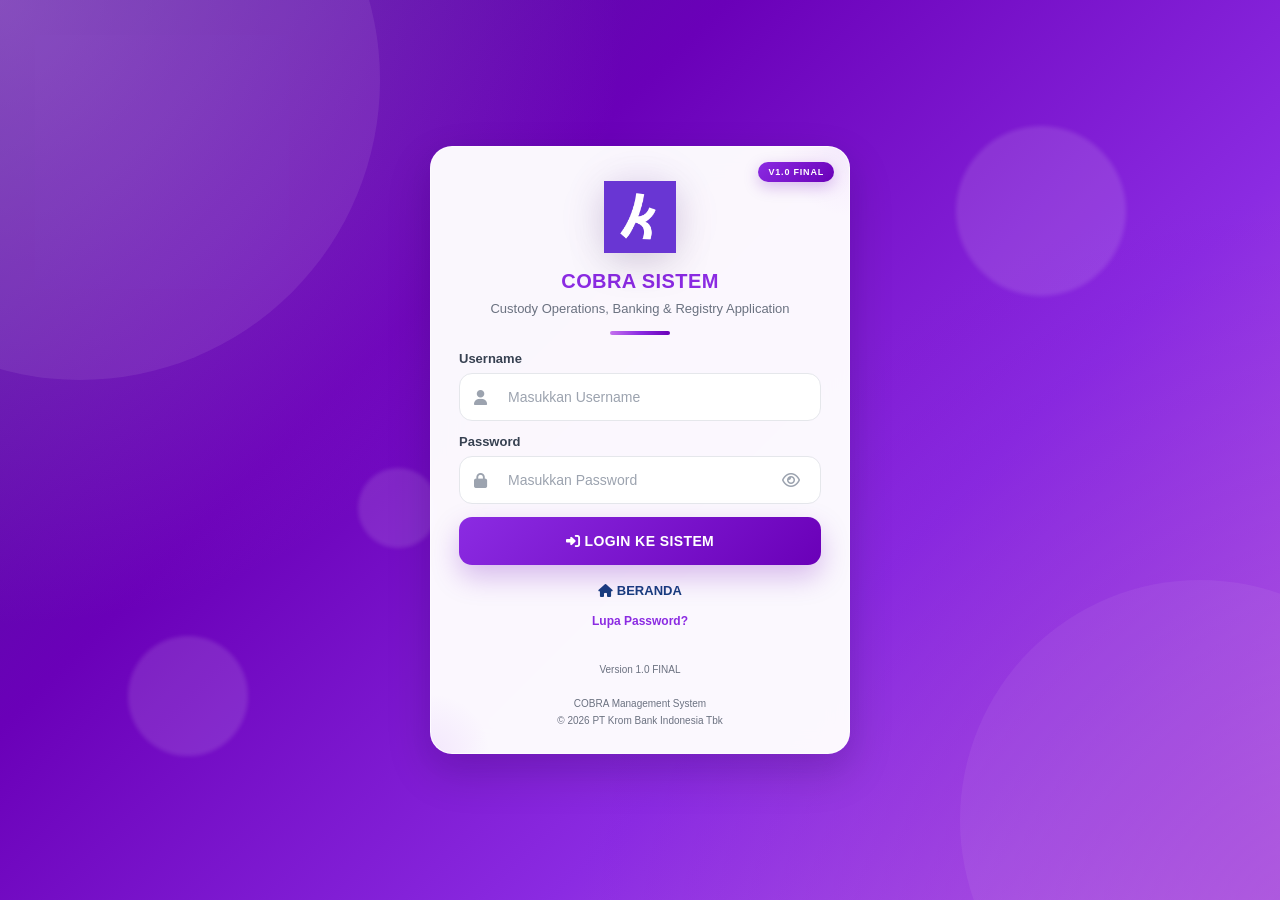
<file: aksi/input.html>
<!DOCTYPE html>
<html lang="id">

<head>
    <meta charset="UTF-8">
    <meta name="viewport" content="width=device-width,initial-scale=1">
    <title>Input Agunan Custody</title>

    <!-- Link FontAwesome untuk Ikon (Bikin Tampilan Lebih Profesional) -->
    <link rel="stylesheet" href="https://cdnjs.cloudflare.com/ajax/libs/font-awesome/6.4.0/css/all.min.css">

    <!-- Link CSS -->
    <link rel="stylesheet" href="../css/input.css">
    <link rel="icon" type="image/x-icon" href="../foto/krom1.png">
</head>

<body>
    <!-- Container Utama -->
    <div class="content container">

        <!-- HEADER HALAMAN (Diperbaiki menggunakan Flexbox bawaan CSS Anda) -->
        <div class="page-header">
            <div>
                <h1 style="margin-bottom: 5px; color: var(--primary-dark);">INPUT AGUNAN JAMINAN CUSTODY</h1>
                <p style="font-weight: 600; color: var(--gray600);"><i class="fas fa-user-tie"></i> PIC : ANDI BAVI
                    WIBOWO</p>
            </div>
            <!-- Foto otomatis di kanan karena flex justify-between -->
            <img src="../foto/bavi.png" alt="PIC Foto"
                style="width: 90px; height: auto; border-radius: 12px; box-shadow: var(--shadow-sm); border: 2px solid white;">
        </div>

        <div class="card">
            <div class="card-header">
                <h3><i class="fas fa-file-signature"></i> Form Registrasi</h3>
            </div>

            <div class="card-body">
                <form id="formAgunan">

                    <!-- ==========================================
                         SEKSI 1: INFORMASI NASABAH & FASILITAS
                    =========================================== -->
                    <div class="section-title">
                        <i class="fas fa-user-circle"></i> Data Nasabah & Fasilitas Kredit
                    </div>

                    <div class="form-grid">
                        <div class="form-group">
                            <label for="kode_cabang">KODE CABANG PEMILIK <span class="required">*</span></label>
                            <select id="kode_cabang" name="kode_cabang" class="form-control" required>
                                <option value="">-- Pilih Cabang --</option>
                                <option value="BELUM DIKETAHUI">BELUM DIKETAHUI</option>
                                <option value="JAKARTA">JAKARTA</option>
                                <option value="BANDUNG">BANDUNG</option>
                            </select>
                        </div>

                        <div class="form-group">
                            <label for="cif_debitur">NO PEMILIK (CIF NASABAH) <span class="required">*</span></label>
                            <input type="text" id="cif_debitur" name="cif_debitur" class="form-control"
                                placeholder="Masukkan Nomor CIF..." required>
                        </div>

                        <div class="form-group">
                            <label for="nama_pemilik_agunan">NAMA PEMILIK AGUNAN <span class="required">*</span></label>
                            <input type="text" id="nama_pemilik_agunan" name="nama_pemilik_agunan" class="form-control"
                                placeholder="Nama Lengkap Sesuai KTP..." required>
                        </div>

                        <div class="form-group">
                            <label for="no_rek_fasilitas">NO REKENING FASILITAS <span class="required">*</span></label>
                            <input type="text" id="no_rek_fasilitas" name="no_rek_fasilitas" class="form-control"
                                placeholder="Nomor Rekening..." required>
                        </div>
                    </div>

                    <hr class="divider">

                    <!-- ==========================================
                         SEKSI 2: IDENTIFIKASI AGUNAN
                    =========================================== -->
                    <div class="section-title">
                        <i class="fas fa-home"></i> Identifikasi Agunan
                    </div>

                    <div class="form-grid">
                        <div class="form-group">
                            <label for="no_agunan">NO AGUNAN <span class="required">*</span></label>
                            <input type="text" id="no_agunan" name="no_agunan" class="form-control"
                                placeholder="Nomor Referensi Agunan..." required>
                        </div>

                        <div class="form-group">
                            <label for="status_dokumen">STATUS DOKUMEN<span class="required">*</span></label>
                            <select id="status_dokumen" name="status_dokumen" class="form-control" required>
                                <option value="BELUM DIKETAHUI">BELUM DIKETAHUI</option>
                                <option value="ADA">ADA</option>
                                <option value="COVERNOTE NOTARIS">COVERNOTE NOTARIS</option>
                                <option value="TIDAK ADA">TIDAK ADA</option>
                                <option value="COVERNOTE PPJ">COVERNOTE PPJ</option>
                            </select>
                        </div>

                        <div class="form-group">
                            <label for="kode_jenis_agunan">KODE JENIS AGUNAN<span class="required">*</span></label>
                            <select id="kode_jenis_agunan" name="kode_jenis_agunan" class="form-control" required>
                                <option value="BELUM DIKETAHUI">BELUM DIKETAHUI</option>
                                <option value="Sertifikat Bank Indonesia (SBI)">F0401 - Sertifikat Bank Indonesia (SBI)
                                </option>
                                <option value="Sertifikat Bank Indonesia Syariah (SBIS)">F0402 - Sertifikat Bank
                                    Indonesia Syariah (SBIS)</option>
                                <option value="Sertifikat Deposito Bank Indonesia (SDBI)">F0403 - Sertifikat Deposito
                                    Bank Indonesia (SDBI)</option>
                                <option value="Surat Berharga Bank Indonesia (SBBI) dalam Valuta Asing">F0404 - Surat
                                    Berharga Bank Indonesia (SBBI) dalam Valuta Asing</option>
                                <option value="Surat Perbendaharaan Negara (SPN)">F040501 - Surat Perbendaharaan Negara
                                    (SPN)</option>
                                <option value="Surat Perbendaharaan Negara Syariah">F040502 - Surat Perbendaharaan
                                    Negara Syariah</option>
                                <option value="Reksadana">F041401 - Reksadana</option>
                                <option value="Sertifikat Reksadana Syariah">F041402 - Sertifikat Reksadana Syariah
                                </option>
                                <option value="Reksadana Dana Pendapatan Tetap">F041403 - Reksadana Dana Pendapatan
                                    Tetap</option>
                                <option value="Obligasi Negara (ON)">F04150102 - Obligasi Negara (ON)</option>
                                <option value="Obligasi Ritel Indonesia (ORI)">F04150103 - Obligasi Ritel Indonesia
                                    (ORI)</option>
                                <option value="Obligasi Daerah">F04150106 - Obligasi Daerah</option>
                                <option value="Sukuk Bank Indonesia">F04150201 - Sukuk Bank Indonesia</option>
                                <option value="Sukuk Negara">F04150203 - Sukuk Negara</option>
                                <option value="Sukuk Ritel">F04150204 - Sukuk Ritel</option>
                                <option value="Ijarah Fixed Rate">F04150205 - Ijarah Fixed Rate</option>
                                <option value="Sukuk Valas Bank Indonesia (SUVBI)">F04150208 - Sukuk Valas Bank
                                    Indonesia (SUVBI)</option>
                                <option value="Sukuk Lainnya">F04150299 - Sukuk Lainnya</option>
                                <option value="Resi Gudang">F0418 - Resi Gudang</option>
                                <option value="Saham">F0419 - Saham</option>
                                <option value="Asuransi Kredit/Pembiayaan">F0420 - Asuransi Kredit/Pembiayaan</option>
                                <option value="Surat Berharga Lainnya">F0499 - Surat Berharga Lainnya</option>
                                <option value="Sekuritas Rupiah Bank Indonesia (SRBI)">F0422 - Sekuritas Rupiah Bank
                                    Indonesia (SRBI)</option>
                                <option value="Sekuritas Valas Bank Indonesia (SVBI)">F0423 - Sekuritas Valas Bank
                                    Indonesia (SVBI)</option>
                                <option value="Giro">F09 - Giro</option>
                                <option value="Tabungan">F10 - Tabungan</option>
                                <option value="Deposito">F11 - Deposito</option>
                                <option value="Setoran Jaminan">F15 - Setoran Jaminan</option>
                                <option value="Invoice">F16 - Invoice</option>
                                <option value="Emas dan mata uang emas">F2001 - Emas dan mata uang emas</option>
                                <option value="Aset Keuangan Lainnya">F2099 - Aset Keuangan Lainnya</option>
                                <option value="L/C">F4101 - L/C</option>
                                <option value="SKBDN">F4102 - SKBDN</option>
                                <option value="Garansi">F42 - Garansi</option>
                                <option value="Standby L/C">F4205 - Standby L/C</option>
                                <option value="Tanah">AN020101 - Tanah</option>
                                <option value="Gedung/Ruang kantor">AN02010201 - Gedung/Ruang kantor</option>
                                <option value="Gudang">AN02010202 - Gudang</option>
                                <option value="Rumah Toko/Rumah Kantor">AN02010203 - Rumah Toko/Rumah Kantor</option>
                                <option value="Hotel">AN02010204 - Hotel</option>
                                <option value="Properti Komersial Lainnya">AN02010299 - Properti Komersial Lainnya
                                </option>
                                <option value="Rumah">AN02010301 - Rumah</option>
                                <option value="Apartemen/Rumah Susun">AN02010302 - Apartemen/Rumah Susun</option>
                                <option value="Mesin">AN020202 - Mesin</option>
                                <option value="Kendaraan">AN020203 - Kendaraan</option>
                                <option value="Aset Tetap dan Inventaris Lainnya">AN020299 - Aset Tetap dan Inventaris
                                    Lainnya</option>
                                <option value="Pesawat Udara">AN0205 - Pesawat Udara</option>
                                <option value="Kapal Laut/Transportasi Air">AN0206 - Kapal Laut/Transportasi Air
                                </option>
                                <option value="Aset non Keuangan Lainnya">AN0299 - Aset non Keuangan Lainnya</option>
                                <option value="Persediaan">AN999901 - Persediaan</option>
                            </select>
                        </div>

                        <div class="form-group">
                            <label for="bukti_kepemilikan">BUKTI KEPEMILIKAN (No. SHM/SHGB dll) <spanclass="required">
                                    *</span></label>
                            <input type="text" id="bukti_kepemilikan" name="bukti_kepemilikan" class="form-control"
                                placeholder="Contoh: SHM No. 12345..." required>
                        </div>
                    </div>

                    <!-- Pindah alamat jadi 1 baris penuh agar rapi -->
                    <div class="form-group mt-20">
                        <label for="penyimpanan_agunan">TEMPAT PENYIMPANAN AGUNAN<span class="required">*</span></label>
                        <!-- Menggunakan TEXTAREA agar alamat panjang terlihat semua -->
                        <input type="text" id="penyimpanan_agunan" name="penyimpanan_agunan" class="form-control"
                            placeholder="Contoh: Krom Jakarta, Mangga Dua ..." required>
                    </div>

                    <!-- Pindah alamat jadi 1 baris penuh agar rapi -->
                    <div class="form-group mt-20">
                        <label for="alamat_agunan">ALAMAT LENGKAP AGUNAN <span class="required">*</span></label>
                        <!-- Menggunakan TEXTAREA agar alamat panjang terlihat semua -->
                        <textarea id="alamat_agunan" name="alamat_agunan" class="form-control" rows="1"
                            placeholder="Nama Jalan, Blok, RT/RW..." required></textarea>
                    </div>

                    <!-- Lanjutan Lokasi -->
                    <div class="form-grid mt-20">
                        <div class="form-group">
                            <label for="rt">RT <span class="required">*</span></label>
                            <input type="text" id="rt" name="rt" class="form-control" placeholder="Contoh: 001"
                                required>
                        </div>
                        <div class="form-group">
                            <label for="rw">RW <span class="required">*</span></label>
                            <input type="text" id="rw" name="rw" class="form-control" placeholder="Contoh: 019"
                                required>
                        </div>

                        <div class="form-group">
                            <label for="kelurahan">KELURAHAN <span class="required">*</span></label>
                            <input type="text" id="kelurahan" name="kelurahan" class="form-control" required>
                        </div>
                        <div class="form-group">
                            <label for="kecamatan">KECAMATAN <span class="required">*</span></label>
                            <input type="text" id="kecamatan" name="kecamatan" class="form-control" required>
                        </div>
                        <div class="form-group">
                            <label for="kota_kabupaten">KOTA/KABUPATEN <span class="required">*</span></label>
                            <!-- Diubah: name="kota_kabupaten" agar sesuai dengan spreadsheet -->
                            <input type="text" id="kota_kabupaten" name="kota_kabupaten" class="form-control" required>
                        </div>
                        <div class="form-group">
                            <label for="provinsi">PROVINSI <span class="required">*</span></label>
                            <input type="text" id="provinsi" name="provinsi" class="form-control" required>
                        </div>
                        <div class="form-group">
                            <label for="kodepos">KODEPOS<span class="required">*</span></label>
                            <input type="text" id="kodepos" name="kodepos" class="form-control" required>
                        </div>
                    </div>

                    <hr class="divider">

                    <!-- ==========================================
                         SEKSI 3: PENILAIAN & ASURANSI
                    =========================================== -->
                    <div class="section-title">
                        <i class="fas fa-hand-holding-dollar"></i> Valuasi & Asuransi
                    </div>

                    <div class="form-grid">
                        <div class="form-group">
                            <label for="nilai_njop">NILAI NJOP<span class="required">*</span></label>
                            <input type="text" id="nilai_njop" name="nilai_njop" class="form-control"
                                placeholder="Contoh: 1.250.000.000" required>
                        </div>

                        <div class="form-group">
                            <label for="tanggal_penilaian_agunan">TANGGAL PENILAIAN AGUNAN</label>
                            <input type="date" id="tanggal_penilaian_agunan" name="tanggal_penilaian_agunan"
                                class="form-control">
                        </div>

                        <div class="form-group">
                            <label for="jenis_penilaian">JENIS PENILAIAN<span class="required">*</span></label>
                            <select id="jenis_penilaian" name="jenis_penilaian" class="form-control" required>
                                <option value="BELUM DIKETAHUI">BELUM DIKETAHUI</option>
                                <option value="INTERNAL">INTERNAL</option> <!--1 tahun setelah -->
                                <option value="KJPP">KJPP</option> <!--3 tahun setelah -->
                            </select>
                        </div>

                        <div class="form-group">
                            <label for="tanggal_penilaian_jatuh_tempo">TANGGAL JATUH TEMPO PENILAIAN</label>
                            <input type="date" id="tanggal_penilaian_jatuh_tempo" name="tanggal_penilaian_jatuh_tempo"
                                class="form-control">
                        </div>

                        <div class="form-group">
                            <label for="status_paripasu">STATUS PARIPASU <span class="required">*</span></label>
                            <select id="status_paripasu" name="status_paripasu" class="form-control" required>
                                <option value="BELUM DIKETAHUI">BELUM DIKETAHUI</option>
                                <option value="AGUNAN PARIPASU">AGUNAN PARIPASU</option>
                                <option value="BUKAN AGUNAN PARIPASU">BUKAN AGUNAN PARIPASU</option>
                            </select>
                        </div>

                        <div class="form-group">
                            <label for="persentase_paripasu">PERSENTASE PARIPASU <span class="required">*</span></label>
                            <input type="text" id="persentase_paripasu" name="persentase_paripasu" class="form-control"
                                placeholder="Contoh: 85.80%" required>
                        </div>

                        <div class="form-group">
                            <label for="joint_account">KREDIT JOINT ACCOUNT <span class="required">*</span></label>
                            <select id="joint_account" name="joint_account" class="form-control" required>
                                <option value="BELUM DIKETAHUI">BELUM DIKETAHUI</option>
                                <option value="JOINT ACCOUNT">JOINT ACCOUNT</option>
                                <option value="TIDAK JOINT ACCOUNT">TIDAK JOINT ACCOUNT</option>
                            </select>
                        </div>

                        <div class="form-group">
                            <label for="agunan_asuransi">AGUNAN ASURANSI <span class="required">*</span></label>
                            <select id="agunan_asuransi" name="agunan_asuransi" class="form-control" required>
                                <option value="BELUM DIKETAHUI">BELUM DIKETAHUI</option>
                                <option value="ASURANSI">ASURANSI</option>
                                <option value="TIDAK ASURANSI">TIDAK ASURANSI</option>
                            </select>
                        </div>
                        <div class="form-group">
                            <label for="tanggal_awal_asuransi">TANGGAL AWAL ASURANSI</label>
                            <input type="date" id="tanggal_awal_asuransi" name="tanggal_awal_asuransi"
                                class="form-control">
                        </div>
                        <div class="form-group">
                            <label for="tanggal_jatuh_tempo_asuransi">TANGGAL JATUH TEMPO ASURANSI</label>
                            <input type="date" id="tanggal_jatuh_tempo_asuransi" name="tanggal_jatuh_tempo_asuransi"
                                class="form-control">
                        </div>
                    </div>

                    <hr class="divider">

                    <!-- ==========================================
                         SEKSI 4: LEGALITAS & DOKUMEN CUSTODY
                    =========================================== -->
                    <div class="section-title">
                        <i class="fas fa-gavel"></i> Legalitas & Status Dokumen Custody
                    </div>

                    <div class="form-grid">
                        <div class="form-group">
                            <label for="jenis_dokumen">JENIS DOKUMEN<span class="required">*</span></label>
                            <select id="jenis_dokumen" name="jenis_dokumen" class="form-control" required>
                                <option value="">-- Pilih --</option>
                                <option value="DOKUMEN">DOKUMEN</option>
                                <option value="JAMINAN">JAMINAN</option>
                                <option value="PENGIKATAN">PENGIKATAN</option>
                                <option value="GAJI GESA">GAJI GESA</option>
                            </select>
                        </div>

                        <div class="form-group">
                            <label for="produk">PRODUK<span class="required">*</span></label>
                            <select id="produk" name="produk" class="form-control" required>
                                <option value="BELUM DIKETAHUI">BELUM DIKETAHUI</option>
                                <option value="Aksep">Aksep</option>
                                <option value="Berjangka">Berjangka</option>
                                <option value="Channeling Akseleran">Channeling Akselera</option>
                                <option value="Diskonto">Diskonto</option>
                                <option value="Kepemilikan Rumah">Kepemilikan Rumah</option>
                                <option value="Pemilikan Kavling Siap Bangun">Pemilikan Kavling Siap Bangun</option>
                                <option value="Pemilikan Rumah Bertahap">Pemilikan Rumah Bertahap</option>
                                <option value="PRK">PRK</option>
                            </select>
                        </div>

                        <div class="form-group">
                            <label for="tanggal_pengikatan">TANGGAL PENGIKATAN</label>
                            <input type="date" id="tanggal_pengikatan" name="tanggal_pengikatan" class="form-control">
                        </div>

                        <div class="form-group">
                            <label for="lokasi_document">LOKASI DOKUMEN (TRACKING)</label>
                            <select id="lokasi_document" name="lokasi_document" class="form-control">
                                <option value="BELUM DIKETAHUI">BELUM DIKETAHUI</option>
                                <option value="DOKUMEN DALAM PENGURUSAN NOTARIS">DOKUMEN DALAM PENGURUSAN NOTARIS
                                </option>
                                <option value="DOKUMEN DALAM PROSES ASURANSI">DOKUMEN DALAM PROSES ASURANSI</option>
                                <option value="DOKUMEN EXPIRED">DOKUMEN EXPIRED</option>
                                <option value="DOKUMEN TIDAK ADA">DOKUMEN TIDAK ADA</option>
                                <option value="DOKUMEN SUDAH ADA DI CUSTODY">DOKUMEN SUDAH ADA DI CUSTODY</option>
                                <option value="BELUM DILAKUKAN AJB">BELUM DILAKUKAN AJB</option>
                                <option value="BELUM HT KROM">BELUM HT KROM</option>
                                <option value="BELUM BALIK NAMA">BELUM BALIK NAMA</option>
                                <option value="PELUNASAN">PELUNASAN</option>
                            </select>
                        </div>
                        <!-- Ditambahkan: tanggal_expired sesuai spreadsheet -->
                        <div class="form-group">
                            <label for="tanggal_expired_appraisal">TANGGAL EXPIRED DOKUMEN</label>
                            <input type="date" id="tanggal_expired_appraisal" name="tanggal_expired_appraisal"
                                class="form-control">
                        </div>
                        <div class="form-group">
                            <label for="asli_copy">ASLI ATAU COPY</label>
                            <select id="asli_copy" name="asli_copy" class="form-control">
                                <option value="BELUM DIKETAHUI">BELUM DIKETAHUI</option>
                                <option value="ASLI">ASLI</option>
                                <option value="ASLI SALINAN">ASLI SALINAN</option>
                                <option value="COPY">COPY</option>
                                <option value="COPY LEGALISIR">COPY LEGALISIR</option>
                                <option value="COPY SESUAI ASLI">COPY SESUAI ASLI</option>
                                <option value="DIGITAL">DIGITAL</option>
                            </select>
                        </div>

                        <div class="form-group">
                            <label for="status_agunan">STATUS AGUNAN</label>
                            <!-- Diperbaiki: ID dan Name yang sebelumnya duplikat asli_copy diubah ke status_agunan -->
                            <select id="status_agunan" name="status_agunan" class="form-control">
                                <option value="BELUM DIKETAHUI">BELUM DIKETAHUI</option>
                                <option value="A">AKTIF</option>
                                <option value="D">TIDAK AKTIF</option>
                                <option value="BL">BELUM LENGKAP</option>
                                <option value="E">EXPIRED</option>
                            </select>
                        </div>
                    </div>

                    <div class="form-group mt-20">
                        <label for="document_description">DESKRIPSI DOKUMEN BERSAMAAN</label>
                        <select id="document_description" name="document_description" class="form-control">
                            <option value="BELUM DIKETAHUI">BELUM DIKETAHUI</option>
                            <option value="CALL MEMO">CALL MEMO</option>
                            <option value="AKTA CERAI">AKTA CERAI</option>
                            <option value="LFK">LFK</option>
                            <option value="OPINI KREDIT REVIEWER">OPINI KREDIT REVIEWER</option>
                            <option value="LAPORAN PENILAIAN AGUNAN">LAPORAN PENILAIAN AGUNAN</option>
                            <option value="SPPFK">SPPFK</option>
                            <option value="OFFERING LETTER">OFFERING LETTER</option>
                            <option value="PERJANJIAN KREDIT">PERJANJIAN KREDIT</option>
                            <option value="ADDENDUM/PERUBAHAN PERJANJIAN KREDIT">ADDENDUM/PERUBAHAN PERJANJIAN
                                KREDIT
                            </option>
                            <option value="SURAT AKSEP/ PROMISSORY NOTE">SURAT AKSEP/ PROMISSORY NOTE</option>
                            <option value="SURAT KUASA PENDEBETAN REKENING">SURAT KUASA PENDEBETAN REKENING</option>
                            <option value="SERTIFIKAT HAK TANGGUNGAN">SERTIFIKAT HAK TANGGUNGAN</option>
                            <option value="SERTIFIKAT HAK MILIK">SERTIFIKAT HAK MILIK</option>
                            <option value="POLIS ASURANSI KEBAKARAN">POLIS ASURANSI KEBAKARAN</option>
                            <option value="IJIN MENDIRIKAN BANGUNAN (IMB)">IJIN MENDIRIKAN BANGUNAN (IMB)</option>
                            <option value="PAJAK BUMI DAN BANGUNAN (PBB)">PAJAK BUMI DAN BANGUNAN (PBB)</option>
                            <option value="FORMULIR PERMOHONAN KREDIT">FORMULIR PERMOHONAN KREDIT</option>
                            <option value="IDENTITAS KTP/PASSPORT/SIM/KITAS">IDENTITAS KTP/PASSPORT/SIM/KITAS
                            </option>
                            <option value="KARTU KELUARGA">KARTU KELUARGA</option>
                            <option value="SURAT KETERANGAN USAHA (SKU)">SURAT KETERANGAN USAHA (SKU)</option>
                            <option value="AKTA JUAL BELI">AKTA JUAL BELI</option>
                            <option value="NPWP">NPWP</option>
                            <option value="OPINI SKMR">OPINI SKMR</option>
                            <option value="IPEDA /PBB">IPEDA /PBB</option>
                            <option value="SURAT KUASA">SURAT KUASA</option>
                            <option value="PERJANJIAN KREDIT NOTARIS">PERJANJIAN KREDIT NOTARIS</option>
                            <option value="SURAT KUASA MEMBEBANKAN HAK TANGGUNGAN (SKMHT)">SURAT KUASA MEMBEBANKAN
                                HAK
                                TANGGUNGAN (SKMHT)</option>
                            <option value="AKTA PEMBERIAN HAK TANGGUNGAN (APHT)">AKTA PEMBERIAN HAK TANGGUNGAN
                                (APHT)
                            </option>
                            <option value="LAPORAN KEUANGAN NASABAH">LAPORAN KEUANGAN NASABAH</option>
                            <option value="LETTER OF OFFER">LETTER OF OFFER</option>
                            <option value="SURAT NIKAH">SURAT NIKAH</option>
                            <option value="SURAT PERNYATAAN DAN KUASA">SURAT PERNYATAAN DAN KUASA</option>
                            <option value="JADWAL/SCHEDULE ANGSURAN KREDIT">JADWAL/SCHEDULE ANGSURAN KREDIT</option>
                            <option value="AKTA FIDUSIA">AKTA FIDUSIA</option>
                            <option value="SERTIFIKAT HAK MILIK ATAS SATUAN RUMAH SUSUN">SERTIFIKAT HAK MILIK ATAS
                                SATUAN RUMAH SUSUN</option>
                            <option value="AMANDEMEN PERJANJIAN KREDIT">AMANDEMEN PERJANJIAN KREDIT</option>
                            <option value="SURAT PERNYATAAN">SURAT PERNYATAAN</option>
                            <option value="BERITA ACARA">BERITA ACARA</option>
                            <option value="PERJANJIAN SEWA MENYEWA">PERJANJIAN SEWA MENYEWA</option>
                            <option value="SERTIFIKAT FIDUSIA">SERTIFIKAT FIDUSIA</option>
                            <option value="AKTA GADAI">AKTA GADAI</option>
                            <option value="CEK/GIRO">CEK/GIRO</option>
                            <option value="COMPLIANCE REVIEW">COMPLIANCE REVIEW</option>
                            <option value="AKTA WARIS">AKTA WARIS</option>
                            <option value="POLIS ASURANSI JIWA">POLIS ASURANSI JIWA</option>
                            <option value="SERTIFIKAT HAK GUNA BANGUNAN">SERTIFIKAT HAK GUNA BANGUNAN</option>
                            <option value="PERJANJIAN PENGIKATAN JUAL BELI">PERJANJIAN PENGIKATAN JUAL BELI</option>
                            <option value="AKTA PEMBERIAN JAMINAN & KUASA">AKTA PEMBERIAN JAMINAN & KUASA</option>
                            <option value="SURAT PERINTAH TRANSFER">SURAT PERINTAH TRANSFER</option>
                            <option value="SURAT PERNYATAAN BELUM MENIKAH">SURAT PERNYATAAN BELUM MENIKAH</option>
                            <option value="APLIKASI PEMANFAATAN PRODUK">APLIKASI PEMANFAATAN PRODUK</option>
                            <option value="TANDA TERIMA JAMINAN">TANDA TERIMA JAMINAN</option>
                            <option value="LAPORAN KUNJUNGAN DEBITOR">LAPORAN KUNJUNGAN DEBITOR</option>
                            <option value="SURAT IZIN USAHA PERDAGANGAN (SIUP)">SURAT IZIN USAHA PERDAGANGAN (SIUP)
                            </option>
                            <option value="TRADE CHECKING LIST">TRADE CHECKING LIST</option>
                            <option value="PERJANJIAN PEMBERIAN JAMINAN DAN KUASA (PPJK)">PERJANJIAN PEMBERIAN
                                JAMINAN
                                DAN KUASA (PPJK)</option>
                            <option value="AKTA PERSONAL GUARANTEE">AKTA PERSONAL GUARANTEE</option>
                            <option value="SURAT PERJANJIAN JUAL BELI">SURAT PERJANJIAN JUAL BELI</option>
                            <option value="AKTA PERNYATAAN">AKTA PERNYATAAN</option>
                            <option value="BPHTB">BPHTB</option>
                            <option value="BI CHECKING">BI CHECKING</option>
                            <option value="DOKUMEN CHECKLIST">DOKUMEN CHECKLIST</option>
                            <option value="AKTA CESSIE">AKTA CESSIE</option>
                            <option value="REKENING KORAN/TABUNGAN">REKENING KORAN/TABUNGAN</option>
                            <option value="OPINI LEGAL">OPINI LEGAL</option>
                            <option value="KANTOR JASA PENILAI PUBLIK (KJPP)">KANTOR JASA PENILAI PUBLIK (KJPP)
                            </option>
                            <option value="NIB">NIB</option>
                            <option value="CREDIT REVIEW">CREDIT REVIEW</option>
                            <option value="KONTRAK PENJUALAN">KONTRAK PENJUALAN</option>
                            <option value="DHN (DAFTAR HITAM NASABAH)">DHN (DAFTAR HITAM NASABAH)</option>
                            <option value="SURAT KETERANGAN">SURAT KETERANGAN</option>
                            <option value="SITE PLAN">SITE PLAN</option>
                            <option value="SURAT KETERANGAN DOMISILI">SURAT KETERANGAN DOMISILI</option>
                            <option value="APPROVAL MEMORANDUM">APPROVAL MEMORANDUM</option>
                            <option value="COVER NOTE">COVER NOTE</option>
                            <option value="SURAT KETERANGAN BEKERJA">SURAT KETERANGAN BEKERJA</option>
                            <option value="SURAT KETERANGAN BEDA NAMA">SURAT KETERANGAN BEDA NAMA</option>
                            <option value="FOTO USAHA">FOTO USAHA</option>
                            <option value="AKTA PENGAKUAN HUTANG">AKTA PENGAKUAN HUTANG</option>
                            <option value="STANDING INSTRUCTION">STANDING INSTRUCTION</option>
                            <option value="OPINI COMPLIANCE">OPINI COMPLIANCE</option>
                            <option value="MEMO PERPANJANGAN SEMENTARA (PPJS)">MEMO PERPANJANGAN SEMENTARA (PPJS)
                            </option>
                            <option value="AKTA KUASA">AKTA KUASA</option>
                            <option value="SURAT PERSETUJUAN">SURAT PERSETUJUAN</option>
                            <option value="SURAT PEMBERITAHUAN PAJAK TERUTANG (SPPT)">SURAT PEMBERITAHUAN PAJAK
                                TERUTANG
                                (SPPT)</option>
                            <option value="AKTA KUASA JUAL">AKTA KUASA JUAL</option>
                            <option value="BILYET/CEK DEPOSITO">BILYET/CEK DEPOSITO</option>
                            <option value="SURAT PEMBERI JAMINAN PRIBADI">SURAT PEMBERI JAMINAN PRIBADI</option>
                            <option value="TAGIHAN PIUTANG">TAGIHAN PIUTANG</option>
                            <option value="AKTA KEMATIAN">AKTA KEMATIAN</option>
                            <option value="AKTA CORPORATE GARANTY">AKTA CORPORATE GARANTY</option>
                            <option value="MEMO INTERNAL">MEMO INTERNAL</option>
                            <option value="BPKB">BPKB</option>
                            <option value="CASSIE PIUTANG">CASSIE PIUTANG</option>
                            <option value="MEMO ANALISA YURIDIS (MAY)">MEMO ANALISA YURIDIS (MAY)</option>
                            <option value="BELUM DI KETAHUI">BELUM DI KETAHUI</option>
                        </select>
                    </div>

                    <div class="form-group mt-20">
                        <label for="digital_file_link">DIGITAL FILE LINK (URL GDrive)</label>
                        <div class="input-group">
                            <span><i class="fas fa-link"></i></span>
                            <input type="url" id="digital_file_link" name="digital_file_link" placeholder="https://...">
                        </div>
                    </div>

                    <div class="form-group">
                        <label for="catatan_tambahan">CATATAN TAMBAHAN</label>
                        <textarea id="catatan_tambahan" name="catatan_tambahan" class="form-control" rows="3"
                            placeholder="Opsional..."></textarea>
                    </div>

                    <hr class="divider">

                    <!-- TOMBOL AKSI -->
                    <!-- DIUBAH: Penambahan Tombol Kembali tanpa merusak struktur existing -->
                    <div class="button-group" style="display: flex; align-items: center;">

                        <!-- margin-right: auto berfungsi mendorong tombol Reset dan Simpan mentok ke kanan -->
                        <button type="button" class="btn btn-secondary"
                            onclick="window.location.href='../dashboard.html'" style="margin-right: auto;">
                            <i class="fas fa-arrow-left"></i> Kembali
                        </button>

                        <button type="reset" id="btnReset" class="btn btn-secondary">
                            <i class="fas fa-undo"></i> Reset Form
                        </button>
                        <button type="submit" id="btnSimpan" class="btn btn-primary">
                            <i class="fas fa-save"></i> Simpan Data Agunan
                        </button>

                    </div>

                </form>
            </div> <!-- Akhir card-body -->
        </div> <!-- Akhir card -->
    </div> <!-- Akhir container -->

    <script src="../js/config.js"></script>
    <script src="../js/helper.js"></script>
    <script src="../js/api.js"></script>
    <script src="../js/auth.js"></script>
    <script src="../js/roles.js"></script>
    <script src="../js/input.js"></script>

    <script>
        document.addEventListener("DOMContentLoaded", () => {
            /* Un-comment bila script login sudah aktif
            if (!Auth.isLogin()) {
                location.href = "../login.html";
                return;
            }
            const user = Auth.getUser();
            RoleManager.apply(user.role);
            */
        });
    </script>
</body>

</html>
</file>
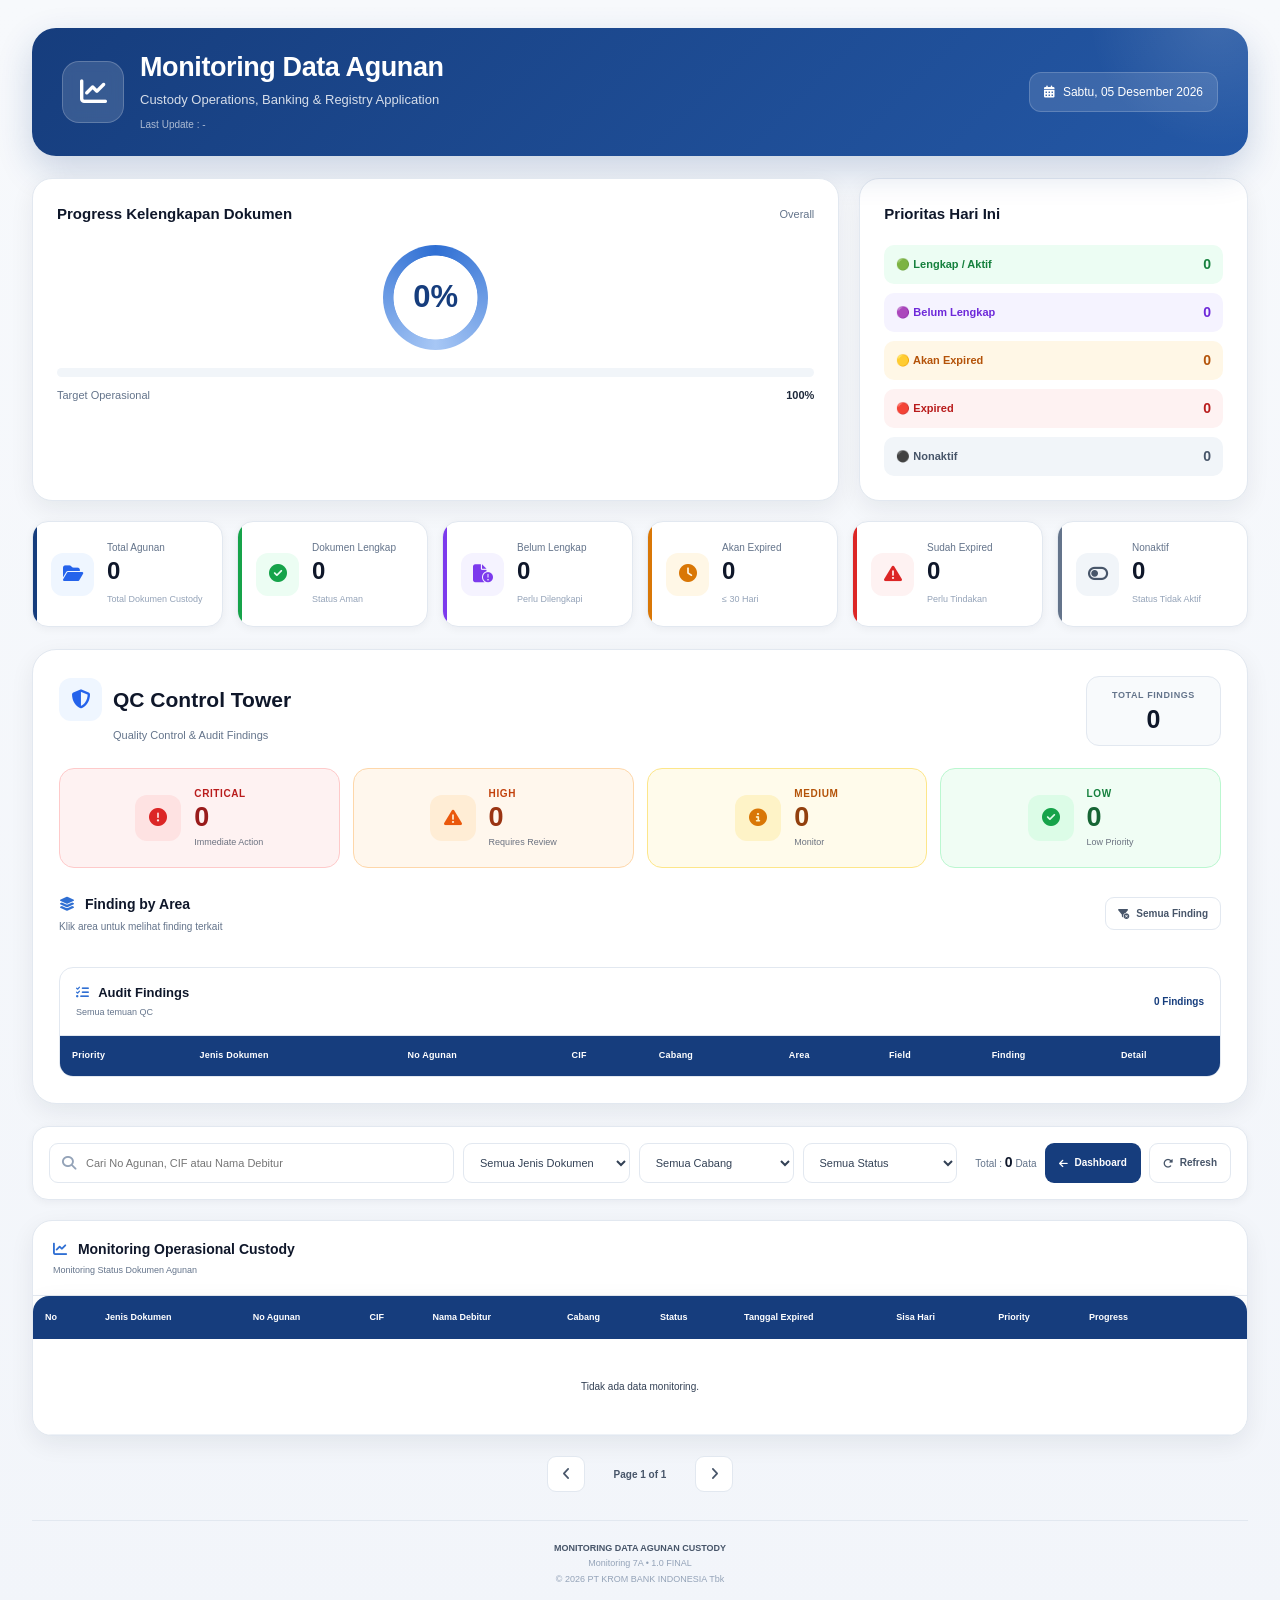
<file: aksi/monitoring.html>
<!DOCTYPE html>
<html lang="id">

<head>

    <meta charset="UTF-8">

    <meta name="viewport" content="width=device-width, initial-scale=1.0">

    <title>COBRA | Monitoring</title>


    <!-- =========================================================
         GLOBAL STYLE
         ========================================================= -->

    <link rel="stylesheet" href="../css/style.css">

    <link rel="icon" href="../foto/krom1.png">


    <!-- =========================================================
         MONITORING STYLE
         ========================================================= -->

    <link rel="stylesheet" href="../css/monitoring.css">


    <!-- =========================================================
         FONT AWESOME
         ========================================================= -->

    <link rel="stylesheet" href="https://cdnjs.cloudflare.com/ajax/libs/font-awesome/6.7.2/css/all.min.css">

</head>


<body>


    <!-- =========================================================
         PAGE CONTAINER
         ========================================================= -->

    <div class="page-container">


        <!-- =====================================================
             HEADER
             ===================================================== -->

        <header class="page-header">

            <div class="header-left">

                <div class="header-icon">

                    <i class="fa-solid fa-chart-line"></i>

                </div>


                <div class="header-text">

                    <h1>
                        Monitoring Data Agunan
                    </h1>

                    <p>
                        Custody Operations, Banking & Registry Application
                    </p>

                    <span id="lastUpdate">
                        Last Update : -
                    </span>

                </div>

            </div>


            <div class="header-right">

                <div class="monitor-date">

                    <i class="fa-solid fa-calendar-days"></i>

                    <span id="todayDate">
                        -
                    </span>

                </div>

            </div>

        </header>



        <!-- =====================================================
             SUMMARY
             ===================================================== -->

        <section class="summary-grid">


            <!-- =================================================
                 PROGRESS SUMMARY
                 ================================================= -->

            <div class="summary-card progress-summary">

                <div class="summary-header">

                    <h3>
                        Progress Kelengkapan Dokumen
                    </h3>

                    <span>
                        Overall
                    </span>

                </div>


                <div class="progress-circle">

                    <h1 id="progressPercent">
                        0%
                    </h1>

                </div>


                <div class="progress-bar-big">

                    <div id="progressValue" class="progress-value"></div>

                </div>


                <div class="progress-footer">

                    Target Operasional

                    <strong>
                        100%
                    </strong>

                </div>

            </div>



            <!-- =================================================
                 PRIORITY SUMMARY
                 ================================================= -->

            <div class="summary-card priority-summary">

                <div class="summary-header">

                    <h3>
                        Prioritas Hari Ini
                    </h3>

                </div>


                <div class="priority-list">


                    <div class="priority-item success">

                        <div>
                            🟢 Lengkap / Aktif
                        </div>

                        <strong id="totalLengkap">
                            0
                        </strong>

                    </div>


                    <div class="priority-item pending">

                        <div>
                            🟣 Belum Lengkap
                        </div>

                        <strong id="totalBL">
                            0
                        </strong>

                    </div>


                    <div class="priority-item medium">

                        <div>
                            🟡 Akan Expired
                        </div>

                        <strong id="totalSoon">
                            0
                        </strong>

                    </div>


                    <div class="priority-item high">

                        <div>
                            🔴 Expired
                        </div>

                        <strong id="totalExpired">
                            0
                        </strong>

                    </div>


                    <div class="priority-item nonaktif">

                        <div>
                            ⚫ Nonaktif
                        </div>

                        <strong id="totalNonaktif">
                            0
                        </strong>

                    </div>

                </div>

            </div>

        </section>



        <!-- =====================================================
             KPI
             ===================================================== -->

        <section class="kpi-grid">


            <!-- TOTAL -->

            <div class="kpi-card total">

                <div class="kpi-icon">

                    <i class="fa-solid fa-folder-open"></i>

                </div>

                <div class="kpi-content">

                    <span>
                        Total Agunan
                    </span>

                    <h2 id="kpiTotal">
                        0
                    </h2>

                    <small>
                        Total Dokumen Custody
                    </small>

                </div>

            </div>



            <!-- LENGKAP -->

            <div class="kpi-card success">

                <div class="kpi-icon">

                    <i class="fa-solid fa-circle-check"></i>

                </div>

                <div class="kpi-content">

                    <span>
                        Dokumen Lengkap
                    </span>

                    <h2 id="kpiLengkap">
                        0
                    </h2>

                    <small>
                        Status Aman
                    </small>

                </div>

            </div>



            <!-- BELUM LENGKAP -->

            <div class="kpi-card pending">

                <div class="kpi-icon">

                    <i class="fa-solid fa-file-circle-exclamation"></i>

                </div>

                <div class="kpi-content">

                    <span>
                        Belum Lengkap
                    </span>

                    <h2 id="kpiBelum">
                        0
                    </h2>

                    <small>
                        Perlu Dilengkapi
                    </small>

                </div>

            </div>



            <!-- AKAN EXPIRED -->

            <div class="kpi-card warning">

                <div class="kpi-icon">

                    <i class="fa-solid fa-clock"></i>

                </div>

                <div class="kpi-content">

                    <span>
                        Akan Expired
                    </span>

                    <h2 id="kpiSoon">
                        0
                    </h2>

                    <small>
                        ≤ 30 Hari
                    </small>

                </div>

            </div>



            <!-- EXPIRED -->

            <div class="kpi-card danger">

                <div class="kpi-icon">

                    <i class="fa-solid fa-triangle-exclamation"></i>

                </div>

                <div class="kpi-content">

                    <span>
                        Sudah Expired
                    </span>

                    <h2 id="kpiExpired">
                        0
                    </h2>

                    <small>
                        Perlu Tindakan
                    </small>

                </div>

            </div>



            <!-- NONAKTIF -->

            <div class="kpi-card nonaktif">

                <div class="kpi-icon">

                    <i class="fa-solid fa-toggle-off"></i>

                </div>

                <div class="kpi-content">

                    <span>
                        Nonaktif
                    </span>

                    <h2 id="kpinonaktif">
                        0
                    </h2>

                    <small>
                        Status Tidak Aktif
                    </small>

                </div>

            </div>

        </section>



        <!-- =====================================================
             QC CONTROL TOWER
             STEP 7C
             
             NOTE:
             QC SEKARANG BERDIRI SENDIRI.
             TIDAK LAGI BERADA DI DALAM TOOLBAR.
             ===================================================== -->

        <section class="qc-control-tower">


            <!-- =================================================
                 QC HEADER
                 ================================================= -->

            <div class="qc-section-header">

                <div>

                    <div class="qc-title-row">

                        <i class="fa-solid fa-shield-halved"></i>

                        <h2>
                            QC Control Tower
                        </h2>

                    </div>


                    <p>
                        Quality Control & Audit Findings
                    </p>

                </div>


                <div class="qc-finding-total">

                    <span>
                        Total Findings
                    </span>

                    <strong id="qcTotalFindings">
                        0
                    </strong>

                </div>

            </div>



            <!-- =================================================
                 SEVERITY CARDS
                 ================================================= -->

            <div class="qc-severity-grid">


                <!-- CRITICAL -->

                <button type="button" class="qc-severity-card critical" id="qcCriticalCard" data-severity="CRITICAL">

                    <div class="qc-card-icon">

                        <i class="fa-solid fa-circle-exclamation"></i>

                    </div>


                    <div class="qc-card-content">

                        <span class="qc-card-label">
                            CRITICAL
                        </span>

                        <strong id="qcCritical">
                            0
                        </strong>

                        <small>
                            Immediate Action
                        </small>

                    </div>

                </button>



                <!-- HIGH -->

                <button type="button" class="qc-severity-card high" id="qcHighCard" data-severity="HIGH">

                    <div class="qc-card-icon">

                        <i class="fa-solid fa-triangle-exclamation"></i>

                    </div>


                    <div class="qc-card-content">

                        <span class="qc-card-label">
                            HIGH
                        </span>

                        <strong id="qcHigh">
                            0
                        </strong>

                        <small>
                            Requires Review
                        </small>

                    </div>

                </button>



                <!-- MEDIUM -->

                <button type="button" class="qc-severity-card medium" id="qcMediumCard" data-severity="MEDIUM">

                    <div class="qc-card-icon">

                        <i class="fa-solid fa-circle-info"></i>

                    </div>


                    <div class="qc-card-content">

                        <span class="qc-card-label">
                            MEDIUM
                        </span>

                        <strong id="qcMedium">
                            0
                        </strong>

                        <small>
                            Monitor
                        </small>

                    </div>

                </button>



                <!-- LOW -->

                <button type="button" class="qc-severity-card low" id="qcLowCard" data-severity="LOW">

                    <div class="qc-card-icon">

                        <i class="fa-solid fa-circle-check"></i>

                    </div>


                    <div class="qc-card-content">

                        <span class="qc-card-label">
                            LOW
                        </span>

                        <strong id="qcLow">
                            0
                        </strong>

                        <small>
                            Low Priority
                        </small>

                    </div>

                </button>

            </div>



            <!-- =================================================
                 FINDING BY AREA
                 ================================================= -->

            <div class="qc-area-section">


                <div class="qc-sub-header">

                    <div>

                        <h3>

                            <i class="fa-solid fa-layer-group"></i>

                            Finding by Area

                        </h3>


                        <span>
                            Klik area untuk melihat finding terkait
                        </span>

                    </div>


                    <button type="button" id="qcResetFilter" class="qc-reset-btn">

                        <i class="fa-solid fa-filter-circle-xmark"></i>

                        Semua Finding

                    </button>

                </div>


                <div id="qcAreaGrid" class="qc-area-grid">

                    <!-- Generated by JavaScript -->

                </div>

            </div>



            <!-- =================================================
                 ACTIVE FILTER
                 ================================================= -->

            <div id="qcActiveFilter" class="qc-active-filter" style="display:none;">

                <div>

                    <i class="fa-solid fa-filter"></i>

                    <span>
                        Filter aktif:
                    </span>

                    <strong id="qcActiveFilterText">
                        -
                    </strong>

                </div>


                <button type="button" id="qcClearFilter">

                    <i class="fa-solid fa-xmark"></i>

                    Reset

                </button>

            </div>



            <!-- =================================================
                 AUDIT FINDINGS
                 ================================================= -->

            <div class="qc-findings-card">


                <div class="qc-findings-header">

                    <div>

                        <h3>

                            <i class="fa-solid fa-list-check"></i>

                            Audit Findings

                        </h3>


                        <span id="qcFindingDescription">
                            Semua temuan QC
                        </span>

                    </div>


                    <strong id="qcVisibleCount">
                        0 Findings
                    </strong>

                </div>



                <!-- =================================================
                     FINDINGS TABLE
                     ================================================= -->

                <div class="qc-findings-container">

                    <table id="qcFindingsTable">

                        <thead>

                            <tr>

                                <th>
                                    Priority
                                </th>

                                <th>
                                    Jenis Dokumen
                                </th>

                                <th>
                                    No Agunan
                                </th>

                                <th>
                                    CIF
                                </th>

                                <th>
                                    Cabang
                                </th>

                                <th>
                                    Area
                                </th>

                                <th>
                                    Field
                                </th>

                                <th>
                                    Finding
                                </th>

                                <th>
                                    Detail
                                </th>

                            </tr>

                        </thead>


                        <tbody id="qcFindingsBody">

                            <!-- Generated by JavaScript -->

                        </tbody>

                    </table>

                </div>



                <!-- =================================================
                     EMPTY STATE
                     ================================================= -->

                <div id="qcEmptyState" class="qc-empty-state" style="display:none;">

                    <i class="fa-solid fa-circle-check"></i>


                    <strong>
                        Tidak ada finding
                    </strong>


                    <span>
                        Tidak ditemukan masalah berdasarkan filter yang dipilih.
                    </span>

                </div>

            </div>

        </section>



        <!-- =====================================================
             TOOLBAR / FILTER
             ===================================================== -->

        <section class="toolbar-card">


            <!-- =================================================
                 TOOLBAR LEFT
                 ================================================= -->

            <div class="toolbar-left">


                <!-- SEARCH -->

                <div class="search-box">

                    <i class="fa-solid fa-magnifying-glass"></i>

                    <input type="text" id="txtSearch" placeholder="Cari No Agunan, CIF atau Nama Debitur">

                </div>



                <!-- JENIS DOKUMEN -->

                <select id="filterDokumen">

                    <option value="">
                        Semua Jenis Dokumen
                    </option>

                    <option value="DOKUMEN">
                        DOKUMEN
                    </option>

                    <option value="PENGIKATAN">
                        PENGIKATAN
                    </option>

                    <option value="JAMINAN">
                        JAMINAN
                    </option>

                </select>



                <!-- CABANG -->

                <select id="filterCabang">

                    <option value="">
                        Semua Cabang
                    </option>

                </select>



                <!-- STATUS -->

                <select id="filterStatus">

                    <option value="">
                        Semua Status
                    </option>

                    <option value="A">
                        AKTIF
                    </option>

                    <option value="BL">
                        BELUM LENGKAP
                    </option>

                    <option value="E">
                        EXPIRED
                    </option>

                    <option value="D">
                        NON AKTIF
                    </option>

                </select>

            </div>



            <!-- =================================================
                 TOOLBAR RIGHT
                 ================================================= -->

            <div class="toolbar-right">


                <span class="toolbar-total">

                    Total :

                    <strong id="toolbarTotal">
                        0
                    </strong>

                    Data

                </span>


                <!-- BACK -->

                <button id="btnBack" class="btn btn-secondary">

                    <i class="fa-solid fa-arrow-left"></i>

                    Dashboard

                </button>


                <!-- REFRESH -->

                <button id="btnRefresh" class="btn btn-light">

                    <i class="fa-solid fa-rotate-right"></i>

                    Refresh

                </button>

            </div>

        </section>



        <!-- =====================================================
             MONITORING TABLE
             ===================================================== -->

        <section class="table-card">


            <div class="table-header">

                <div>

                    <h3>

                        <i class="fa-solid fa-chart-line"></i>

                        Monitoring Operasional Custody

                    </h3>


                    <small>
                        Monitoring Status Dokumen Agunan
                    </small>

                </div>

            </div>



            <div class="table-container">

                <table id="tblMonitoring">

                    <thead>

                        <tr>

                            <th width="60">
                                No
                            </th>

                            <th>
                                Jenis Dokumen
                            </th>

                            <th>
                                No Agunan
                            </th>

                            <th>
                                CIF
                            </th>

                            <th>
                                Nama Debitur
                            </th>

                            <th>
                                Cabang
                            </th>

                            <th>
                                Status
                            </th>

                            <th>
                                Tanggal Expired
                            </th>

                            <th>
                                Sisa Hari
                            </th>

                            <th>
                                Priority
                            </th>

                            <th width="170">
                                Progress
                            </th>

                        </tr>

                    </thead>


                    <tbody>

                        <!-- Generated by JavaScript -->

                    </tbody>

                </table>

            </div>

        </section>



        <!-- =====================================================
             PAGINATION
             ===================================================== -->

        <section class="pagination">


            <button id="btnPrev" class="btn-page">

                <i class="fa-solid fa-angle-left"></i>

            </button>


            <span id="pageInfo">
                Page 1 of 1
            </span>


            <button id="btnNext" class="btn-page">

                <i class="fa-solid fa-angle-right"></i>

            </button>

        </section>



        <!-- =====================================================
             FOOTER
             ===================================================== -->

        <footer class="footer">

            <strong>
                MONITORING DATA AGUNAN CUSTODY
            </strong>

            <br>

            <span id="appVersion"></span>

            <br>

            © 2026 PT KROM BANK INDONESIA Tbk

        </footer>



        <!-- =====================================================
             LOADING OVERLAY
             ===================================================== -->

        <div id="loading" class="loading-overlay">

            <div class="loading-box">

                <div class="spinner"></div>

                <p>
                    Memuat Data Monitoring...
                </p>

            </div>

        </div>

        <!-- =====================================================
             QC AUDIT FINDING DETAIL MODAL
             STEP 7D.1
             ===================================================== -->

        <div id="qcFindingModal" class="qc-finding-modal" aria-hidden="true">

            <div class="qc-finding-modal-overlay"></div>


            <div class="qc-finding-modal-dialog" role="dialog" aria-modal="true" aria-labelledby="qcFindingModalTitle">


                <!-- =================================================
                     MODAL HEADER
                     ================================================= -->

                <div class="qc-finding-modal-header">

                    <div class="qc-finding-modal-title">

                        <div class="qc-modal-icon">

                            <i class="fa-solid fa-magnifying-glass-chart"></i>

                        </div>


                        <div>

                            <span>
                                QUALITY CONTROL
                            </span>

                            <h2 id="qcFindingModalTitle">
                                Audit Finding Detail
                            </h2>

                        </div>

                    </div>


                    <button type="button" id="qcFindingModalClose" class="qc-finding-modal-close" aria-label="Tutup">

                        <i class="fa-solid fa-xmark"></i>

                    </button>

                </div>



                <!-- =================================================
                     MODAL BODY
                     ================================================= -->

                <div class="qc-finding-modal-body">


                    <!-- =================================================
                         FINDING SUMMARY
                         ================================================= -->

                    <div class="qc-detail-summary">

                        <div class="qc-detail-priority">

                            <span>
                                PRIORITY
                            </span>

                            <strong id="qcDetailSeverity">
                                -
                            </strong>

                        </div>


                        <div class="qc-detail-area">

                            <span>
                                AREA
                            </span>

                            <strong id="qcDetailArea">
                                -
                            </strong>

                        </div>


                        <div class="qc-detail-status">

                            <span>
                                STATUS
                            </span>

                            <strong id="qcDetailStatus">
                                -
                            </strong>

                        </div>

                    </div>



                    <!-- =================================================
                         IDENTITAS AGUNAN
                         ================================================= -->

                    <div class="qc-detail-section">

                        <div class="qc-detail-section-title">

                            <i class="fa-solid fa-folder-open"></i>

                            <h3>
                                Identitas Agunan
                            </h3>

                        </div>


                        <div class="qc-detail-grid">


                            <div class="qc-detail-field">

                                <span>
                                    No Agunan
                                </span>

                                <strong id="qcDetailNoAgunan">
                                    -
                                </strong>

                            </div>


                            <div class="qc-detail-field">

                                <span>
                                    CIF Debitur
                                </span>

                                <strong id="qcDetailCif">
                                    -
                                </strong>

                            </div>


                            <div class="qc-detail-field">

                                <span>
                                    Nama Pemilik Agunan
                                </span>

                                <strong id="qcDetailNama">
                                    -
                                </strong>

                            </div>


                            <div class="qc-detail-field">

                                <span>
                                    Kode Cabang
                                </span>

                                <strong id="qcDetailCabang">
                                    -
                                </strong>

                            </div>


                            <div class="qc-detail-field">

                                <span>
                                    No Rekening Fasilitas
                                </span>

                                <strong id="qcDetailRekening">
                                    -
                                </strong>

                            </div>


                            <div class="qc-detail-field">

                                <span>
                                    Produk
                                </span>

                                <strong id="qcDetailProduk">
                                    -
                                </strong>

                            </div>

                        </div>

                    </div>

                    <!-- =================================================
                         FINDING DETAIL
                         ================================================= -->

                    <div class="qc-detail-section">

                        <div class="qc-detail-section-title">

                            <i class="fa-solid fa-triangle-exclamation"></i>

                            <h3>
                                Finding
                            </h3>

                        </div>

                        <!-- =========================================================
     DOKUMEN & CUSTODY
     ========================================================= -->

                        <div class="qc-detail-section">

                            <div class="qc-detail-section-title">

                                <i class="fa-solid fa-file-shield"></i>

                                <h3>
                                    Dokumen & Custody
                                </h3>

                            </div>


                            <div class="qc-detail-grid">

                                <div class="qc-detail-field">
                                    <span>Jenis Dokumen</span>
                                    <strong id="qcDetailJenisDokumen">-</strong>
                                </div>

                                <div class="qc-detail-field">
                                    <span>Bukti Kepemilikan</span>
                                    <strong id="qcDetailBuktiKepemilikan">-</strong>
                                </div>

                                <div class="qc-detail-field">
                                    <span>Penyimpanan Agunan</span>
                                    <strong id="qcDetailPenyimpanan">-</strong>
                                </div>

                                <div class="qc-detail-field">
                                    <span>Asli / Copy</span>
                                    <strong id="qcDetailAsliCopy">-</strong>
                                </div>

                                <div class="qc-detail-field">
                                    <span>Lokasi Document</span>
                                    <strong id="qcDetailLokasiDocument">-</strong>
                                </div>

                                <div class="qc-detail-field">
                                    <span>Deskripsi Document</span>
                                    <strong id="qcDetailDocumentDescription">-</strong>
                                </div>

                            </div>

                        </div>


                        <!-- =========================================================
     PENILAIAN & PENGIKATAN
     ========================================================= -->

                        <div class="qc-detail-section">

                            <div class="qc-detail-section-title">

                                <i class="fa-solid fa-file-signature"></i>

                                <h3>
                                    Penilaian & Pengikatan
                                </h3>

                            </div>


                            <div class="qc-detail-grid">

                                <div class="qc-detail-field">
                                    <span>Nilai NJOP</span>
                                    <strong id="qcDetailNjop">-</strong>
                                </div>

                                <div class="qc-detail-field">
                                    <span>Tanggal Penilaian</span>
                                    <strong id="qcDetailTanggalPenilaian">-</strong>
                                </div>

                                <div class="qc-detail-field">
                                    <span>Jenis Penilaian</span>
                                    <strong id="qcDetailJenisPenilaian">-</strong>
                                </div>

                                <div class="qc-detail-field">
                                    <span>Jatuh Tempo Penilaian</span>
                                    <strong id="qcDetailPenilaianJatuhTempo">-</strong>
                                </div>

                                <div class="qc-detail-field">
                                    <span>Tanggal Pengikatan</span>
                                    <strong id="qcDetailTanggalPengikatan">-</strong>
                                </div>

                                <div class="qc-detail-field">
                                    <span>Status Agunan</span>
                                    <strong id="qcDetailStatusAgunan">-</strong>
                                </div>

                            </div>

                        </div>


                        <!-- =========================================================
     ASURANSI & PARIPASU
     ========================================================= -->

                        <div class="qc-detail-section">

                            <div class="qc-detail-section-title">

                                <i class="fa-solid fa-shield-halved"></i>

                                <h3>
                                    Asuransi & Paripasu
                                </h3>

                            </div>


                            <div class="qc-detail-grid">

                                <div class="qc-detail-field">
                                    <span>Agunan Asuransi</span>
                                    <strong id="qcDetailAgunanAsuransi">-</strong>
                                </div>

                                <div class="qc-detail-field">
                                    <span>Tanggal Awal Asuransi</span>
                                    <strong id="qcDetailAwalAsuransi">-</strong>
                                </div>

                                <div class="qc-detail-field">
                                    <span>Jatuh Tempo Asuransi</span>
                                    <strong id="qcDetailJatuhTempoAsuransi">-</strong>
                                </div>

                                <div class="qc-detail-field">
                                    <span>Status Paripasu</span>
                                    <strong id="qcDetailStatusParipasu">-</strong>
                                </div>

                                <div class="qc-detail-field">
                                    <span>Persentase Paripasu</span>
                                    <strong id="qcDetailPersentaseParipasu">-</strong>
                                </div>

                                <div class="qc-detail-field">
                                    <span>Joint Account</span>
                                    <strong id="qcDetailJointAccount">-</strong>
                                </div>

                            </div>

                        </div>


                        <!-- =========================================================
     ALAMAT AGUNAN
     ========================================================= -->

                        <div class="qc-detail-section">

                            <div class="qc-detail-section-title">

                                <i class="fa-solid fa-location-dot"></i>

                                <h3>
                                    Lokasi Agunan
                                </h3>

                            </div>


                            <div class="qc-detail-grid">

                                <div class="qc-detail-field">
                                    <span>Alamat</span>
                                    <strong id="qcDetailAlamat">-</strong>
                                </div>

                                <div class="qc-detail-field">
                                    <span>RT</span>
                                    <strong id="qcDetailRt">-</strong>
                                </div>

                                <div class="qc-detail-field">
                                    <span>RW</span>
                                    <strong id="qcDetailRw">-</strong>
                                </div>

                                <div class="qc-detail-field">
                                    <span>Kelurahan</span>
                                    <strong id="qcDetailKelurahan">-</strong>
                                </div>

                                <div class="qc-detail-field">
                                    <span>Kecamatan</span>
                                    <strong id="qcDetailKecamatan">-</strong>
                                </div>

                                <div class="qc-detail-field">
                                    <span>Kota / Kabupaten</span>
                                    <strong id="qcDetailKota">-</strong>
                                </div>

                                <div class="qc-detail-field">
                                    <span>Provinsi</span>
                                    <strong id="qcDetailProvinsi">-</strong>
                                </div>

                                <div class="qc-detail-field">
                                    <span>Kode Pos</span>
                                    <strong id="qcDetailKodepos">-</strong>
                                </div>

                            </div>

                        </div>


                        <!-- =========================================================
     CATATAN & DIGITAL FILE
     ========================================================= -->

                        <div class="qc-detail-section">

                            <div class="qc-detail-section-title">

                                <i class="fa-solid fa-note-sticky"></i>

                                <h3>
                                    Catatan & Digital Custody
                                </h3>

                            </div>


                            <div class="qc-detail-field qc-digital-file-field">

                                <span>
                                    Digital Evidence
                                </span>

                                <div id="qcDetailDigitalFile" class="qc-digital-file">
                                    <span class="qc-evidence-empty">
                                        Evidence tidak tersedia
                                    </span>
                                </div>

                            </div>


                            <div class="qc-detail-description">

                                <span>
                                    Catatan Tambahan
                                </span>

                                <p id="qcDetailCatatan">
                                    -
                                </p>

                            </div>

                        </div>


                        <div class="qc-detail-finding-box">


                            <div class="qc-detail-field">

                                <span>
                                    Field Bermasalah
                                </span>

                                <strong id="qcDetailField">
                                    -
                                </strong>

                            </div>


                            <div class="qc-detail-field">

                                <span>
                                    Nilai NJOP
                                </span>

                                <strong id="qcDetailValue">
                                    -
                                </strong>

                            </div>


                            <div class="qc-detail-description">

                                <span>
                                    Deskripsi Finding
                                </span>

                                <p id="qcDetailFinding">
                                    -
                                </p>

                            </div>


                            <div class="qc-detail-description">

                                <span>
                                    Detail / Keterangan
                                </span>

                                <p id="qcDetailDescription">
                                    -
                                </p>

                            </div>

                        </div>

                    </div>



                    <!-- =================================================
                         REKOMENDASI
                         ================================================= -->

                    <div class="qc-detail-section">

                        <div class="qc-detail-section-title">

                            <i class="fa-solid fa-clipboard-check"></i>

                            <h3>
                                Rekomendasi Tindakan
                            </h3>

                        </div>


                        <div class="qc-detail-action-box">

                            <i class="fa-solid fa-arrow-right"></i>

                            <p id="qcDetailRecommendation">
                                -
                            </p>

                        </div>

                    </div>

                </div>



                <!-- =================================================
                     MODAL FOOTER
                     ================================================= -->

                <div class="qc-finding-modal-footer">


                    <button type="button" id="qcFindingModalCancel" class="btn btn-light">

                        <i class="fa-solid fa-xmark"></i>

                        Tutup

                    </button>


                    <button type="button" id="qcFindingModalViewData" class="btn btn-secondary">
                        <i class="fa-solid fa-eye"></i>
                        Lihat Profil Agunan
                    </button>

                </div>

            </div>

        </div>



        <!-- =====================================================
             JAVASCRIPT
             ===================================================== -->

        <script src="../js/config.js"></script>

        <script src="../js/api.js"></script>

        <script src="../js/helper.js"></script>

        <script src="../js/monitoring.js"></script>


    </div>

</body>

</html>
</file>
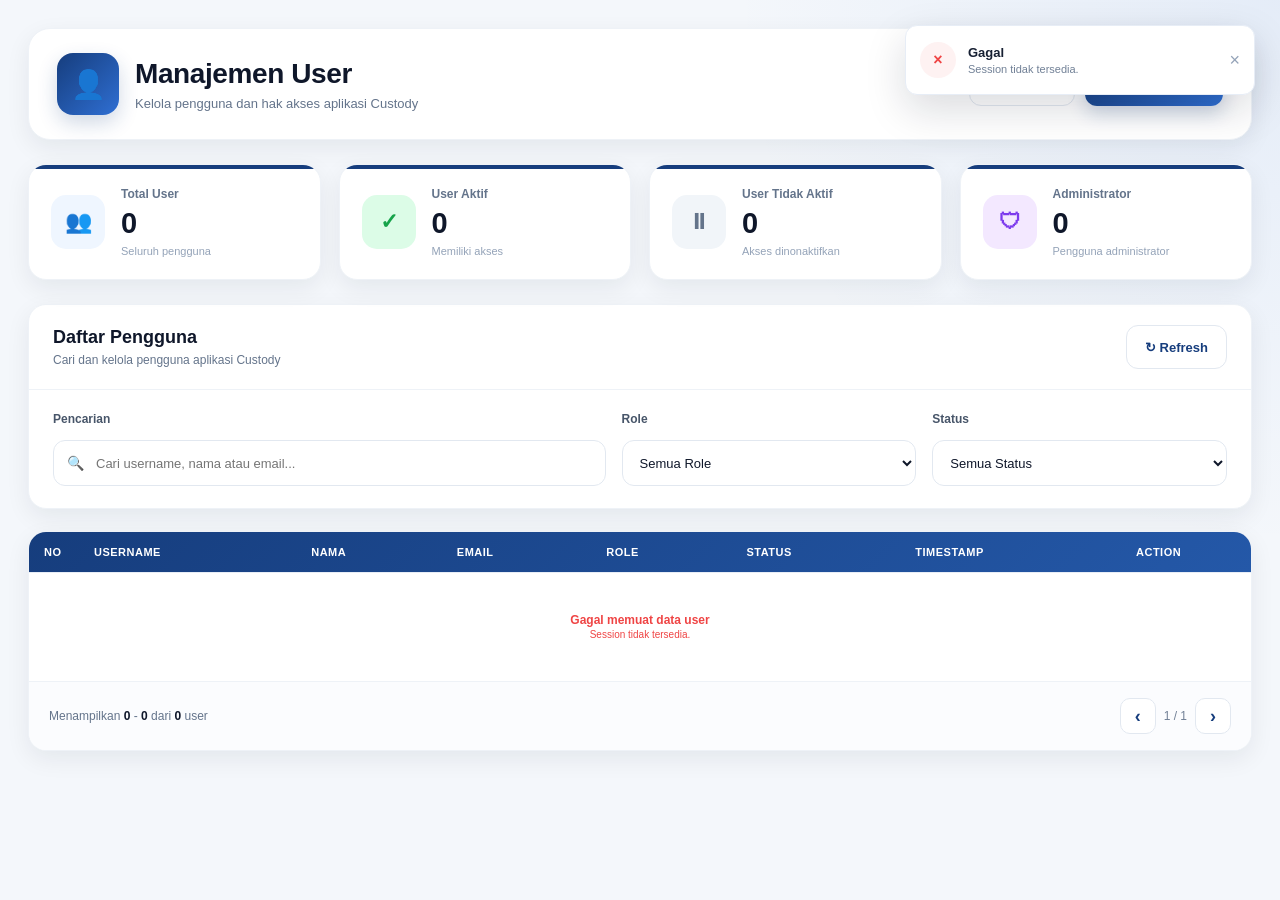
<file: aksi/user.html>
<!DOCTYPE html>
<html lang="id">

<head>

    <meta charset="UTF-8">

    <meta name="viewport" content="width=device-width, initial-scale=1.0">

    <title>Manajemen User - Custody</title>

    <!-- CSS -->
    <link rel="icon" href="../foto/krom1.png">
    <link rel="stylesheet" href="../css/user.css">

</head>

<body>

    <div class="user-page">

        <!-- =====================================================
         HEADER
    ====================================================== -->

        <header class="page-header">

            <div class="header-left">

                <div class="header-icon">
                    👤
                </div>

                <div>

                    <h1>Manajemen User</h1>

                    <p>
                        Kelola pengguna dan hak akses aplikasi Custody
                    </p>

                </div>

            </div>

            <div class="header-right">

                <!-- KEMBALI -->
                <button type="button" class="btn btn-secondary" id="btnBack"
                    onclick="window.location.href='../dashboard.html'">
                    ← Kembali
                </button>

                <!-- TAMBAH USER -->
                <button type="button" class="btn btn-primary" id="btnAddUser">

                    <span>＋</span>
                    Tambah User

                </button>

            </div>

        </header>


        <!-- =====================================================
         KPI
    ====================================================== -->

        <section class="kpi-grid">

            <!-- TOTAL USER -->

            <div class="kpi-card">

                <div class="kpi-icon total">
                    👥
                </div>

                <div class="kpi-content">

                    <span class="kpi-label">
                        Total User
                    </span>

                    <strong class="kpi-value" id="totalUser">
                        0
                    </strong>

                    <span class="kpi-description">
                        Seluruh pengguna
                    </span>

                </div>

            </div>


            <!-- ACTIVE USER -->

            <div class="kpi-card">

                <div class="kpi-icon active">
                    ✓
                </div>

                <div class="kpi-content">

                    <span class="kpi-label">
                        User Aktif
                    </span>

                    <strong class="kpi-value" id="activeUser">
                        0
                    </strong>

                    <span class="kpi-description">
                        Memiliki akses
                    </span>

                </div>

            </div>


            <!-- INACTIVE USER -->

            <div class="kpi-card">

                <div class="kpi-icon inactive">
                    ⏸
                </div>

                <div class="kpi-content">

                    <span class="kpi-label">
                        User Tidak Aktif
                    </span>

                    <strong class="kpi-value" id="inactiveUser">
                        0
                    </strong>

                    <span class="kpi-description">
                        Akses dinonaktifkan
                    </span>

                </div>

            </div>


            <!-- ADMIN -->

            <div class="kpi-card">

                <div class="kpi-icon admin">
                    🛡
                </div>

                <div class="kpi-content">

                    <span class="kpi-label">
                        Administrator
                    </span>

                    <strong class="kpi-value" id="adminUser">
                        0
                    </strong>

                    <span class="kpi-description">
                        Pengguna administrator
                    </span>

                </div>

            </div>

        </section>


        <!-- =====================================================
         FILTER PANEL
    ====================================================== -->

        <section class="filter-card">

            <div class="filter-header">

                <div>

                    <h2>Daftar Pengguna</h2>

                    <p>
                        Cari dan kelola pengguna aplikasi Custody
                    </p>

                </div>

                <button type="button" class="btn btn-secondary" id="btnRefresh">

                    ↻
                    Refresh

                </button>

            </div>


            <div class="filter-body">

                <!-- SEARCH -->

                <div class="filter-group search-group">

                    <label for="searchUser">
                        Pencarian
                    </label>

                    <div class="search-box">

                        <span class="search-icon">
                            🔍
                        </span>

                        <input type="text" id="searchUser" placeholder="Cari username, nama atau email...">

                    </div>

                </div>


                <!-- ROLE -->

                <div class="filter-group">

                    <label for="filterRole">
                        Role
                    </label>

                    <select id="filterRole">

                        <option value="">
                            Semua Role
                        </option>

                        <option value="ADMIN">
                            ADMIN
                        </option>

                        <option value="CHECKER">
                            CHECKER
                        </option>

                        <option value="VIEWER">
                            VIEWER
                        </option>

                        <option value="MAKER">
                            MAKER
                        </option>

                    </select>

                </div>


                <!-- STATUS -->

                <div class="filter-group">

                    <label for="filterStatus">
                        Status
                    </label>

                    <select id="filterStatus">

                        <option value="">
                            Semua Status
                        </option>

                        <option value="AKTIF">
                            AKTIF
                        </option>

                        <option value="NONAKTIF">
                            NONAKTIF
                        </option>

                    </select>

                </div>

            </div>

        </section>


        <!-- =====================================================
         TABLE
    ====================================================== -->

        <section class="table-card">

            <div class="table-wrapper">

                <table id="userTable">

                    <thead>

                        <tr>

                            <th class="col-number">
                                NO
                            </th>

                            <th>
                                USERNAME
                            </th>

                            <th>
                                NAMA
                            </th>

                            <th>
                                EMAIL
                            </th>

                            <th>
                                ROLE
                            </th>

                            <th>
                                STATUS
                            </th>

                            <th>
                                TIMESTAMP
                            </th>

                            <th class="col-action">
                                ACTION
                            </th>

                        </tr>

                    </thead>

                    <tbody id="userTableBody">

                        <tr class="loading-row">

                            <td colspan="8">

                                <div class="loading-container">

                                    <div class="spinner"></div>

                                    <span>
                                        Memuat data user...
                                    </span>

                                </div>

                            </td>

                        </tr>

                    </tbody>

                </table>


                <!-- EMPTY -->

                <div class="empty-state" id="emptyState" style="display:none;">

                    <div class="empty-icon">
                        👥
                    </div>

                    <h3>
                        Data user tidak ditemukan
                    </h3>

                    <p>
                        Belum ada user yang sesuai dengan filter.
                    </p>

                </div>

            </div>


            <!-- PAGINATION -->

            <div class="table-footer">

                <div class="table-info">

                    Menampilkan
                    <strong id="showingFrom">0</strong>
                    -
                    <strong id="showingTo">0</strong>
                    dari
                    <strong id="showingTotal">0</strong>
                    user

                </div>

                <div class="pagination">

                    <button type="button" id="btnPrev" class="pagination-btn">

                        ‹

                    </button>

                    <span id="pageInfo">
                        1 / 1
                    </span>

                    <button type="button" id="btnNext" class="pagination-btn">

                        ›

                    </button>

                </div>

            </div>

        </section>

    </div>


    <!-- =====================================================
     MODAL USER
====================================================== -->

    <div class="modal-overlay" id="userModal">

        <div class="modal">

            <div class="modal-header">

                <div>

                    <h2 id="modalTitle">
                        Tambah User
                    </h2>

                    <p>
                        Isi informasi pengguna
                    </p>

                </div>

                <button type="button" class="modal-close" id="btnCloseModal">

                    ×

                </button>

            </div>


            <form id="userForm">

                <input type="hidden" id="userId">


                <!-- USERNAME -->

                <div class="form-group">

                    <label for="username">
                        Username
                        <span>*</span>
                    </label>

                    <input type="text" id="username" name="username" placeholder="Masukkan username" autocomplete="off"
                        required>

                </div>


                <!-- PASSWORD -->

                <div class="form-group" id="passwordGroup">

                    <label for="password">
                        Password
                        <span>*</span>
                    </label>

                    <div class="password-input">

                        <input type="password" id="password" name="password" placeholder="Masukkan password"
                            autocomplete="new-password">

                        <button type="button" id="togglePassword">

                            👁

                        </button>

                    </div>

                    <small id="passwordHint">
                        Minimal 8 karakter
                    </small>

                </div>


                <!-- NAMA -->

                <div class="form-group">

                    <label for="nama">
                        Nama Lengkap
                        <span>*</span>
                    </label>

                    <input type="text" id="nama" name="nama" placeholder="Masukkan nama lengkap" required>

                </div>


                <!-- EMAIL -->

                <div class="form-group">

                    <label for="email">
                        Email
                        <span>*</span>
                    </label>

                    <input type="email" id="email" name="email" placeholder="nama@email.com" required>

                </div>


                <!-- ROLE -->

                <div class="form-group">

                    <label for="role">
                        Role
                        <span>*</span>
                    </label>

                    <select id="role" name="role" required>

                        <option value="">
                            Pilih Role
                        </option>

                        <option value="ADMIN">
                            ADMIN
                        </option>

                        <option value="CHECKER">
                            CHECKER
                        </option>

                        <option value="MAKER">
                            MAKER
                        </option>

                        <option value="VIEWER">
                            VIEWER
                        </option>

                    </select>

                </div>


                <!-- STATUS -->

                <div class="form-group">

                    <label for="status">
                        Status
                        <span>*</span>
                    </label>

                    <select id="status" name="status" required>

                        <option value="AKTIF">
                            AKTIF
                        </option>

                        <option value="NONAKTIF">
                            NONAKTIF
                        </option>

                    </select>

                </div>


                <!-- ACTION -->

                <div class="modal-footer">

                    <button type="button" class="btn btn-secondary" id="btnCancel">

                        Batal

                    </button>

                    <button type="submit" class="btn btn-primary" id="btnSaveUser">

                        <span id="saveButtonText">
                            Simpan User
                        </span>

                    </button>

                </div>

            </form>

        </div>

    </div>


    <!-- =====================================================
     CONFIRM MODAL
====================================================== -->

    <div class="modal-overlay" id="confirmModal">

        <div class="confirm-modal">

            <div class="confirm-icon">
                ⚠
            </div>

            <h2>
                Konfirmasi
            </h2>

            <p id="confirmMessage">
                Apakah Anda yakin?
            </p>

            <div class="confirm-actions">

                <button type="button" class="btn btn-secondary" id="btnConfirmCancel">

                    Batal

                </button>

                <button type="button" class="btn btn-danger" id="btnConfirm">

                    Ya, Lanjutkan

                </button>

            </div>

        </div>

    </div>

    <!-- =====================================================
         TOAST
    ====================================================== -->

    <div class="toast" id="toast">

        <div class="toast-icon" id="toastIcon">
            ✓
        </div>

        <div class="toast-content">

            <strong id="toastTitle">
                Berhasil
            </strong>

            <span id="toastMessage">
                Data berhasil diproses.
            </span>

        </div>

        <button type="button" class="toast-close" id="toastClose">
            ×
        </button>

    </div>


    <!-- JS -->

    <script src="../js/config.js?v=1.0.0"></script>
    <script src="../js/api.js?v=1.0.0"></script>
    <script src="../js/helper.js?v=1.0.0"></script>
    <script src="../js/user.js?v=1.0.0"></script>

</body>

</html>
</file>
<file: css/login.css>
/******************************************************************************
 *
 * DATA AGUNAN CUSTODY
 * FILE      : login.css
 * VERSION   : 1.0 MOBILE RESPONSIVE
 * STYLE     : Enterprise / Modern / Responsive
 *
 ******************************************************************************/

/******************************************************************************
 * ROOT
 ******************************************************************************/

:root {

    --primary: #8B2BE2;
    --primary-dark: #6A00B8;
    --primary-light: #C471ED;

    --success: #10B981;
    --warning: #F59E0B;
    --danger: #EF4444;

    --white: #FFFFFF;
    --text: #374151;
    --text-light: #6B7280;

    --border: #E5E7EB;

    --shadow:
        0 25px 60px rgba(0, 0, 0, .18);

}


/******************************************************************************
 * RESET
 ******************************************************************************/

* {

    margin: 0;
    padding: 0;

    box-sizing: border-box;

    font-family:
        "Segoe UI",
        Tahoma,
        Geneva,
        Verdana,
        sans-serif;

}


html {

    width: 100%;
    min-height: 100%;

}


body {

    width: 100%;
    min-height: 100vh;

    display: flex;

    justify-content: center;
    align-items: center;

    padding: 24px;

    margin: 0;

    position: relative;

    overflow-x: hidden;

    overflow-y: auto;

    background:

        radial-gradient(circle at top left,
            rgba(196, 113, 237, .40),
            transparent 40%),

        radial-gradient(circle at bottom right,
            rgba(106, 0, 184, .30),
            transparent 45%),

        linear-gradient(135deg,
            #4C1D95,
            #6A00B8,
            #8B2BE2,
            #C471ED);

}


/******************************************************************************
 * BACKGROUND EFFECT
 ******************************************************************************/

body::before {

    content: "";

    position: fixed;

    width: 600px;
    height: 600px;

    left: -220px;
    top: -220px;

    border-radius: 50%;

    background:
        rgba(255, 255, 255, .08);

    pointer-events: none;

    animation:
        floatingOne 14s ease-in-out infinite;

}


body::after {

    content: "";

    position: fixed;

    width: 480px;
    height: 480px;

    right: -160px;
    bottom: -160px;

    border-radius: 50%;

    background:
        rgba(255, 255, 255, .06);

    pointer-events: none;

    animation:
        floatingTwo 16s ease-in-out infinite;

}


/******************************************************************************
 * DECORATIVE CIRCLES
 ******************************************************************************/

.bg-circle {

    position: fixed;

    border-radius: 50%;

    opacity: .12;

    filter: blur(2px);

    pointer-events: none;

}


.bg-circle.one {

    width: 170px;
    height: 170px;

    right: 12%;
    top: 14%;

    background: #FFFFFF;

}


.bg-circle.two {

    width: 120px;
    height: 120px;

    left: 10%;
    bottom: 16%;

    background: #FFFFFF;

}


.bg-circle.three {

    width: 80px;
    height: 80px;

    left: 28%;
    top: 52%;

    background: #FFFFFF;

}


/******************************************************************************
 * ANIMATION
 ******************************************************************************/

@keyframes floatingOne {

    0% {

        transform:
            translateY(0);

    }

    50% {

        transform:
            translateY(30px);

    }

    100% {

        transform:
            translateY(0);

    }

}


@keyframes floatingTwo {

    0% {

        transform:
            translateY(0);

    }

    50% {

        transform:
            translateY(-25px);

    }

    100% {

        transform:
            translateY(0);

    }

}


@keyframes fadeUp {

    from {

        opacity: 0;

        transform:
            translateY(20px);

    }

    to {

        opacity: 1;

        transform:
            translateY(0);

    }

}


/******************************************************************************
 * LOGIN CARD
 ******************************************************************************/

.login-box {

    position: relative;

    z-index: 10;

    width: 420px;

    max-width: 100%;

    padding:
        26px 28px 24px;

    border-radius: 22px;

    background:
        rgba(255, 255, 255, .97);

    backdrop-filter:
        blur(14px);

    -webkit-backdrop-filter:
        blur(14px);

    border:
        1px solid rgba(255, 255, 255, .60);

    box-shadow:

        0 18px 45px rgba(0, 0, 0, .15),

        0 10px 25px rgba(106, 0, 184, .10);

    overflow: hidden;

    animation:
        fadeUp .45s ease;

}


/******************************************************************************
 * CARD DECORATION
 ******************************************************************************/

.login-box::before {

    content: "";

    position: absolute;

    width: 140px;
    height: 140px;

    top: -70px;
    right: -70px;

    border-radius: 50%;

    background:

        radial-gradient(circle,
            rgba(196, 113, 237, .10),
            transparent 70%);

    pointer-events: none;

}


.login-box::after {

    content: "";

    position: absolute;

    width: 120px;
    height: 120px;

    left: -60px;
    bottom: -60px;

    border-radius: 50%;

    background:

        radial-gradient(circle,
            rgba(139, 43, 226, .08),
            transparent 70%);

    pointer-events: none;

}


/******************************************************************************
 * VERSION
 ******************************************************************************/

.version {

    position: absolute;

    top: 15px;
    right: 15px;

    padding:
        5px 10px;

    border-radius: 30px;

    font-size: 9px;

    font-weight: 700;

    letter-spacing: .8px;

    color: #FFFFFF;

    background:

        linear-gradient(135deg,
            var(--primary),
            var(--primary-dark));

    box-shadow:

        0 5px 15px rgba(106, 0, 184, .25);

}


/******************************************************************************
 * LOGO
 ******************************************************************************/

.logo {

    width: 100%;

    display: flex;

    justify-content: center;
    align-items: center;

    margin:
        8px 0 14px;

    position: relative;

    z-index: 2;

}


.logo img {

    width: 72px;
    height: 72px;

    object-fit: contain;

    display: block;

    user-select: none;

    filter:

        drop-shadow(0 10px 18px rgba(0, 0, 0, .12));

    animation:
        logoFloat 4s ease-in-out infinite;

}


.logo::before {

    content: "";

    position: absolute;

    width: 110px;
    height: 110px;

    border-radius: 50%;

    background:

        radial-gradient(circle,
            rgba(139, 43, 226, .18),
            transparent 70%);

    filter: blur(18px);

    z-index: -1;

}


/******************************************************************************
 * LOGO ANIMATION
 ******************************************************************************/

@keyframes logoFloat {

    0% {

        transform:
            translateY(0);

    }

    50% {

        transform:
            translateY(-4px);

    }

    100% {

        transform:
            translateY(0);

    }

}


/******************************************************************************
 * TITLE
 ******************************************************************************/

h1 {

    text-align: center;

    color:
        var(--primary);

    font-size: 20px;

    font-weight: 800;

    line-height: 28px;

    letter-spacing: .4px;

    margin-bottom: 4px;

}


/******************************************************************************
 * SUBTITLE
 ******************************************************************************/

.subtitle {

    text-align: center;

    color:
        var(--text-light);

    font-size: 13px;

    line-height: 20px;

    margin-bottom: 12px;

}


/******************************************************************************
 * DIVIDER
 ******************************************************************************/

.divider {

    width: 60px;
    height: 4px;

    margin:
        0 auto 16px;

    border-radius: 999px;

    background:

        linear-gradient(90deg,
            var(--primary-light),
            var(--primary),
            var(--primary-dark));

}


/******************************************************************************
 * FORM
 ******************************************************************************/

form {

    width: 100%;

}


.form-group {

    margin-bottom: 13px;

}


label {

    display: block;

    margin-bottom: 7px;

    font-size: 13px;

    font-weight: 600;

    color:
        var(--text);

}


/******************************************************************************
 * INPUT BOX
 ******************************************************************************/

.input-box {

    position: relative;

    width: 100%;

}


.input-box>i {

    position: absolute;

    left: 15px;

    top: 50%;

    transform:
        translateY(-50%);

    color:
        #9CA3AF;

    font-size: 15px;

    transition: .25s;

    pointer-events: none;

}


/******************************************************************************
 * INPUT
 ******************************************************************************/

.input-box input {

    display: block;

    width: 100%;

    height: 48px;

    padding:
        0 48px;

    border:
        1px solid var(--border);

    border-radius: 13px;

    background:
        #FFFFFF;

    color:
        var(--text);

    font-size: 14px;

    line-height: 48px;

    transition: .25s;

}


.input-box input::placeholder {

    color:
        #9CA3AF;

}


.input-box input:focus {

    outline: none;

    border-color:
        var(--primary);

    box-shadow:

        0 0 0 4px rgba(139, 43, 226, .10);

}


.input-box:focus-within>i {

    color:
        var(--primary);

}


/******************************************************************************
 * PASSWORD TOGGLE
 ******************************************************************************/

.toggle {

    position: absolute;

    right: 15px;

    top: 50%;

    transform:
        translateY(-50%);

    display: flex;

    align-items: center;
    justify-content: center;

    width: 30px;
    height: 30px;

    color:
        #9CA3AF;

    cursor: pointer;

    transition: .25s;

}


.toggle:hover {

    color:
        var(--primary);

}


/******************************************************************************
 * LOGIN BUTTON
 ******************************************************************************/

#btnLogin {

    position: relative;

    width: 100%;

    min-height: 48px;

    border: none;

    border-radius: 13px;

    cursor: pointer;

    color:
        #FFFFFF;

    background:

        linear-gradient(135deg,
            var(--primary),
            var(--primary-dark));

    box-shadow:

        0 12px 28px rgba(106, 0, 184, .25);

    font-size: 14px;

    font-weight: 700;

    letter-spacing: .4px;

    transition: .25s;

}


#btnLogin:hover {

    transform:
        translateY(-2px);

    box-shadow:

        0 18px 35px rgba(106, 0, 184, .30);

}


#btnLogin:active {

    transform:
        scale(.98);

}


#btnLogin:disabled {

    opacity: .7;

    cursor:
        not-allowed;

    transform:
        none;

    box-shadow:
        none;

}


/******************************************************************************
 * BUTTON SHINE
 ******************************************************************************/

#btnLogin::before {

    content: "";

    position: absolute;

    left: -120%;

    top: 0;

    width: 60%;
    height: 100%;

    background:

        linear-gradient(90deg,
            transparent,
            rgba(255, 255, 255, .35),
            transparent);

    transform:
        skewX(-25deg);

}


#btnLogin:hover::before {

    left: 150%;

    transition:
        .7s;

}


/******************************************************************************
 * BACK HOME
 ******************************************************************************/

.back-home {

    margin-top: 13px;

    text-align: center;

}


#btnBeranda {

    width: auto;

    height: auto;

    min-height: 0;

    padding: 5px 10px;

    background:
        transparent;

    border: none;

    color:
        #163D7D;

    box-shadow:
        none;

    font-size: 13px;

    font-weight: 600;

}


#btnBeranda:hover {

    color:
        #2563EB;

    text-decoration:
        underline;

    transform:
        none;

}


/******************************************************************************
 * FORGOT PASSWORD
 ******************************************************************************/

.forgot-password {

    margin-top: 8px;

    text-align: center;

}


.forgot-password a {

    color:
        var(--primary);

    font-size: 12px;

    font-weight: 600;

    text-decoration:
        none;

}


.forgot-password a:hover {

    text-decoration:
        underline;

}


/******************************************************************************
 * FOOTER
 ******************************************************************************/

.footer {

    margin-top: 15px;

    text-align: center;

    color:
        var(--text-light);

    font-size: 10px;

    line-height: 17px;

}


.footer strong {

    display: block;

    margin-bottom: 4px;

    font-size: 12px;

    color:
        var(--primary);

}


/******************************************************************************
 * MOBILE — TABLET
 ******************************************************************************/

@media (max-width: 768px) {

    body {

        padding:
            20px;

        align-items:
            center;

    }


    .login-box {

        width:
            min(420px, 100%);

        padding:
            24px;

        border-radius:
            20px;

    }


    .logo {

        margin-top:
            4px;

        margin-bottom:
            12px;

    }


    .logo img {

        width:
            68px;

        height:
            68px;

    }


    h1 {

        font-size:
            19px;

        line-height:
            26px;

    }


    .subtitle {

        font-size:
            12px;

    }

}


/******************************************************************************
 * MOBILE — PHONE
 ******************************************************************************/

@media (max-width: 480px) {

    body {

        min-height:
            100svh;

        padding:
            14px;

        align-items:
            center;

    }


    /*
     * Kurangi efek background
     * supaya HP tidak terasa berat.
     */

    body::before {

        width:
            330px;

        height:
            330px;

        left:
            -150px;

        top:
            -140px;

    }


    body::after {

        width:
            280px;

        height:
            280px;

        right:
            -120px;

        bottom:
            -120px;

    }


    .bg-circle.one {

        width:
            100px;

        height:
            100px;

        right:
            -20px;

        top:
            8%;

    }


    .bg-circle.two {

        width:
            80px;

        height:
            80px;

        left:
            -20px;

        bottom:
            10%;

    }


    .bg-circle.three {

        display:
            none;

    }


    .login-box {

        width:
            100%;

        max-width:
            390px;

        padding:
            22px 18px 20px;

        border-radius:
            18px;

    }


    .version {

        top:
            12px;

        right:
            12px;

        padding:
            4px 8px;

        font-size:
            8px;

    }


    .logo {

        margin:
            4px 0 10px;

    }


    .logo img {

        width:
            62px;

        height:
            62px;

    }


    .logo::before {

        width:
            90px;

        height:
            90px;

    }


    h1 {

        font-size:
            17px;

        line-height:
            23px;

        letter-spacing:
            .2px;

    }


    .subtitle {

        font-size:
            11px;

        line-height:
            18px;

        margin-bottom:
            10px;

    }


    .divider {

        width:
            48px;

        height:
            3px;

        margin-bottom:
            14px;

    }


    .form-group {

        margin-bottom:
            11px;

    }


    label {

        font-size:
            12px;

        margin-bottom:
            6px;

    }


    .input-box input {

        height:
            46px;

        padding:
            0 45px;

        border-radius:
            12px;

        font-size:
            13px;

        line-height:
            46px;

    }


    .input-box>i {

        left:
            14px;

        font-size:
            14px;

    }


    .toggle {

        right:
            11px;

        width:
            30px;

        height:
            30px;

    }


    #btnLogin {

        min-height:
            46px;

        border-radius:
            12px;

        font-size:
            13px;

    }


    .back-home {

        margin-top:
            11px;

    }


    #btnBeranda {

        font-size:
            12px;

    }


    .forgot-password {

        margin-top:
            6px;

    }


    .forgot-password a {

        font-size:
            11px;

    }


    .footer {

        margin-top:
            11px;

        font-size:
            9px;

        line-height:
            15px;

    }

}


/******************************************************************************
 * MOBILE — SMALL PHONE
 ******************************************************************************/

@media (max-width: 360px) {

    body {

        padding:
            10px;

    }


    .login-box {

        max-width:
            100%;

        padding:
            19px 15px 17px;

        border-radius:
            16px;

    }


    .version {

        top:
            9px;

        right:
            9px;

        padding:
            3px 7px;

        font-size:
            7px;

    }


    .logo {

        margin-bottom:
            8px;

    }


    .logo img {

        width:
            55px;

        height:
            55px;

    }


    h1 {

        font-size:
            15px;

        line-height:
            21px;

    }


    .subtitle {

        font-size:
            10px;

        line-height:
            16px;

    }


    .divider {

        margin-bottom:
            11px;

    }


    .form-group {

        margin-bottom:
            9px;

    }


    .input-box input {

        height:
            44px;

        font-size:
            12px;

        line-height:
            44px;

    }


    #btnLogin {

        min-height:
            44px;

        font-size:
            12px;

    }


    .footer {

        font-size:
            8px;

        line-height:
            14px;

    }

}


/******************************************************************************
 * ACCESSIBILITY
 ******************************************************************************/

input:focus-visible,
button:focus-visible,
a:focus-visible,
.toggle:focus-visible {

    outline:
        3px solid rgba(139, 43, 226, .25);

    outline-offset:
        2px;

}


/******************************************************************************
 * TEXT SELECTION
 ******************************************************************************/

::selection {

    background:
        var(--primary);

    color:
        #FFFFFF;

}
</file>
<file: css/style.css>
/******************************************************************************
*
* style.css
* DATA AGUNAN CUSTODY
* VERSION 1.0 FINAL
* Common CSS
*
******************************************************************************/

:root {
    --primary: #9400D3;
    --primary-dark: #7B1FA2;
    --primary-light: #B84DFF;
    --success: #16A34A;
    --warning: #F59E0B;
    --danger: #DC2626;
    --info: #2563EB;

    --gray900: #111827;
    --gray800: #1F2937;
    --gray700: #374151;
    --gray600: #4B5563;
    --gray500: #6B7280;
    --gray400: #9CA3AF;

    --bg: #F4F5FB;
    --card: #FFFFFF;
    --text: #374151;
    --text-light: #6B7280;
    --border: #E5E7EB;

    --radius: 16px;
    --shadow: 0 8px 24px rgba(0, 0, 0, .08);
    --shadow-lg: 0 18px 45px rgba(0, 0, 0, .12);

    --transition: .25s ease;
}

/* RESET */
* {
    margin: 0;
    padding: 0;
    box-sizing: border-box;
}

html {
    scroll-behavior: smooth;
}

body {
    background: var(--bg);
    color: var(--text);
    font-family: "Segoe UI", Tahoma, Arial, sans-serif;
    line-height: 1.5;
}

a {
    text-decoration: none;
    color: inherit;
}

img {
    max-width: 100%;
    display: block;
}

ul {
    list-style: none;
}

/* LAYOUT */
.container {
    width: 95%;
    max-width: 1600px;
    margin: 25px auto;
}

.content {
    padding: 25px;
}

/* TYPOGRAPHY */
h1 {
    font-size: 30px;
    font-weight: 700;
}

h2 {
    font-size: 24px;
    font-weight: 700;
}

h3 {
    font-size: 20px;
    font-weight: 600;
}

p {
    color: var(--text-light);
}

small {
    color: var(--text-light);
}

/* CARD */
.card {
    background: var(--card);
    border-radius: var(--radius);
    box-shadow: var(--shadow);
    padding: 20px;
}

.card-header {
    margin-bottom: 15px;
}

.card-footer {
    margin-top: 20px;
}

/* FORM */
.form-group {
    display: flex;
    flex-direction: column;
    margin-bottom: 18px;
}

.form-group label {
    font-size: 13px;
    font-weight: 600;
    margin-bottom: 6px;
}

.form-group input,
.form-group select,
.form-group textarea {
    width: 100%;
    border: 1px solid var(--border);
    border-radius: 10px;
    padding: 10px 12px;
    font-size: 14px;
    transition: var(--transition);
    background: #fff;
}

.form-group textarea {
    min-height: 90px;
    resize: vertical;
}

.form-group input:focus,
.form-group select:focus,
.form-group textarea:focus {
    outline: none;
    border-color: var(--primary);
    box-shadow: 0 0 0 3px rgba(148, 0, 211, .12);
}

/* BUTTON */
.btn,
button {
    display: inline-flex;
    align-items: center;
    justify-content: center;
    gap: 8px;
    border: none;
    border-radius: 10px;
    cursor: pointer;
    padding: 11px 18px;
    font-weight: 600;
    transition: var(--transition);
}

.btn:hover,
button:hover {
    transform: translateY(-2px);
}

.btn-primary {
    background: var(--primary);
    color: #fff;
}

.btn-success {
    background: var(--success);
    color: #fff;
}

.btn-warning {
    background: var(--warning);
    color: #fff;
}

.btn-danger {
    background: var(--danger);
    color: #fff;
}

.btn-secondary {
    background: #9CA3AF;
    color: #fff;
}

/* TABLE */
.table-container {
    overflow: auto;
    background: #fff;
    border-radius: var(--radius);
    box-shadow: var(--shadow);
}

table {
    width: 100%;
    border-collapse: collapse;
    min-width: 900px;
}

thead {
    background: linear-gradient(90deg, var(--primary), var(--primary-dark));
    color: #fff;
}

th {
    padding: 14px;
    text-align: left;
    position: sticky;
    top: 0;
}

td {
    padding: 12px;
    border-bottom: 1px solid var(--border);
}

tbody tr:nth-child(even) {
    background: #fafafa;
}

tbody tr:hover {
    background: #f7edff;
}

/* BADGE */
.badge {
    display: inline-block;
    padding: 5px 12px;
    border-radius: 30px;
    font-size: 12px;
    font-weight: 600;
}

.badge-success {
    background: #DCFCE7;
    color: #15803D;
}

.badge-warning {
    background: #FEF3C7;
    color: #B45309;
}

.badge-danger {
    background: #FEE2E2;
    color: #B91C1C;
}

.badge-info {
    background: #DBEAFE;
    color: #1D4ED8;
}

/* MODAL */
.modal {
    position: fixed;
    inset: 0;
    display: none;
    justify-content: center;
    align-items: center;
    background: rgba(0, 0, 0, .45);
}

.modal.show {
    display: flex;
}

.modal-content {
    width: 700px;
    max-width: 95%;
    background: #fff;
    border-radius: 18px;
    overflow: hidden;
    box-shadow: var(--shadow-lg);
}

/* LOADING */
.loading {
    display: none;
    position: fixed;
    inset: 0;
    justify-content: center;
    align-items: center;
    background: rgba(255, 255, 255, .8);
}

.loading.show {
    display: flex;
}

.spinner {
    width: 60px;
    height: 60px;
    border: 7px solid #eee;
    border-top: 7px solid var(--primary);
    border-radius: 50%;
    animation: spin .8s linear infinite;
}

@keyframes spin {
    to {
        transform: rotate(360deg);
    }
}

/* TOAST */
.toast {
    position: fixed;
    top: 20px;
    right: 20px;
    background: #fff;
    border-left: 5px solid var(--primary);
    border-radius: 12px;
    padding: 15px 18px;
    box-shadow: var(--shadow);
    display: none;
}

.toast.show {
    display: block;
}

/* SCROLLBAR */
::-webkit-scrollbar {
    width: 10px;
    height: 10px;
}

::-webkit-scrollbar-thumb {
    background: var(--primary);
    border-radius: 20px;
}

::-webkit-scrollbar-track {
    background: #F1F1F1;
}

/* UTILITIES */
.text-center {
    text-align: center;
}

.text-right {
    text-align: right;
}

.text-left {
    text-align: left;
}

.d-flex {
    display: flex;
}

.justify-between {
    justify-content: space-between;
}

.align-center {
    align-items: center;
}

.w-100 {
    width: 100%;
}

.mt-10 {
    margin-top: 10px;
}

.mt-20 {
    margin-top: 20px;
}

.mt-30 {
    margin-top: 30px;
}

.mb-10 {
    margin-bottom: 10px;
}

.mb-20 {
    margin-bottom: 20px;
}

.mb-30 {
    margin-bottom: 30px;
}

.rounded {
    border-radius: var(--radius);
}

.shadow {
    box-shadow: var(--shadow);
}

/* RESPONSIVE */
@media(max-width:768px) {

    .container,
    .content {
        padding: 15px;
        width: 100%;
    }

    table {
        font-size: 13px;
    }

    .btn,
    button {
        width: 100%;
    }
}
</file>
<file: css/data_agunan.css>
/******************************************************************************
 *
 * DATA AGUNAN CUSTODY
 * FILE : data_agunan.css
 * PART 2A
 * VERSION : 2.0 FINAL
 *
 ******************************************************************************/

/******************************************************************************
 * ENTERPRISE HEADER
 ******************************************************************************/

.page-header {

    display: flex;

    justify-content: space-between;

    align-items: center;

    background: #fff;

    border-radius: 20px;

    padding: 28px 35px;

    margin-bottom: 25px;

    box-shadow: 0 10px 30px rgba(0, 0, 0, .08);

    position: relative;

    overflow: hidden;

}

.page-header::before {

    content: "";

    position: absolute;

    left: 0;

    top: 0;

    width: 100%;

    height: 6px;

    background: linear-gradient(90deg,
            #9400D3,
            #7B1FA2,
            #5E35B1);

}

.header-left {

    display: flex;

    align-items: center;

    gap: 20px;

}

.header-icon {

    width: 70px;

    height: 70px;

    border-radius: 18px;

    background: linear-gradient(135deg,
            #9400D3,
            #7B1FA2);

    display: flex;

    justify-content: center;

    align-items: center;

    color: #fff;

    font-size: 30px;

    box-shadow: 0 8px 20px rgba(148, 0, 211, .25);

}

.header-info h1 {

    margin: 0;

    font-size: 34px;

    font-weight: 700;

    color: #2D3748;

    letter-spacing: .5px;

}

.header-info p {

    margin: 6px 0;

    color: #6B7280;

    font-size: 16px;

}

.header-info span {

    display: inline-block;

    margin-top: 6px;

    font-size: 13px;

    color: #9CA3AF;

}

.btn-refresh {

    background: #9400D3;

    color: #fff;

    border: none;

    border-radius: 12px;

    padding: 14px 24px;

    cursor: pointer;

    font-size: 15px;

    font-weight: 600;

    transition: .25s;

    display: flex;

    align-items: center;

    gap: 10px;

}

/******************************************************************************
 * KPI ENTERPRISE
 ******************************************************************************/

.kpi-grid {

    display: grid;

    grid-template-columns: repeat(auto-fit, minmax(240px, 1fr));

    gap: 22px;

    margin-bottom: 30px;

}

.kpi-card {

    background: #fff;

    border-radius: 18px;

    padding: 24px;

    box-shadow: 0 10px 25px rgba(0, 0, 0, .08);

    transition: .25s;

    position: relative;

    overflow: hidden;

}

.kpi-card::before {

    content: "";

    position: absolute;

    top: 0;

    left: 0;

    width: 100%;

    height: 5px;

    background: #9400D3;

}

.kpi-card.success::before {

    background: #16A34A;

}

.kpi-card.warning::before {

    background: #F59E0B;

}

.kpi-card.danger::before {

    background: #DC2626;

}

.kpi-card:hover {

    transform: translateY(-6px);

    box-shadow: 0 18px 35px rgba(0, 0, 0, .12);

}

.kpi-top {

    display: flex;

    justify-content: flex-end;

}

.kpi-icon {

    width: 58px;

    height: 58px;

    border-radius: 16px;

    display: flex;

    align-items: center;

    justify-content: center;

    font-size: 24px;

    color: #fff;

    background: #9400D3;

}

.kpi-icon.success {

    background: #16A34A;

}

.kpi-icon.warning {

    background: #F59E0B;

}

.kpi-icon.danger {

    background: #DC2626;

}

.kpi-card span {

    display: block;

    margin-top: 18px;

    color: #6B7280;

    font-size: 15px;

}

.kpi-card h2 {

    margin: 12px 0;

    font-size: 42px;

    color: #1F2937;

    font-weight: 700;

}

.kpi-card small {

    color: #9CA3AF;

    font-size: 13px;

}


/******************************************************************************
 * FILTER
 ******************************************************************************/

.filter-card {

    background: #FFF;

    border-radius: 20px;

    padding: 25px;

    box-shadow: var(--shadow);

    margin-bottom: 30px;

}

.filter-row {

    display: flex;

    gap: 15px;

    align-items: center;

    flex-wrap: wrap;

}


/******************************************************************************
 * SEARCH
 ******************************************************************************/

.search-box {

    position: relative;

    flex: 1;

    min-width: 280px;

}

.search-box input {

    width: 100%;

    height: 48px;

    border: 2px solid #ECECEC;

    border-radius: 14px;

    padding-left: 48px;

    padding-right: 15px;

    outline: none;

    transition: .25s;

    font-size: 14px;

}

.search-box input:focus {

    border-color: var(--primary);

    box-shadow: 0 0 0 4px rgba(148, 0, 211, .10);

}

.search-box i {

    position: absolute;

    left: 18px;

    top: 50%;

    transform: translateY(-50%);

    color: var(--gray500);

}


/******************************************************************************
 * FILTER SELECT
 ******************************************************************************/

.filter-row select {

    min-width: 170px;

    height: 48px;

    border: 2px solid #ECECEC;

    border-radius: 12px;

    padding: 0 14px;

    background: #FFF;

    cursor: pointer;

    transition: .25s;

}

.filter-row select:focus {

    outline: none;

    border-color: var(--primary);

}


/******************************************************************************
 * BUTTON
 ******************************************************************************/

.btn {

    border: none;

    border-radius: 12px;

    cursor: pointer;

    transition: .25s;

    font-weight: 600;

}

.btn-primary {

    display: flex;

    align-items: center;

    gap: 8px;

    padding: 13px 22px;

    background: var(--primary);

    color: #FFF;

    min-width: 135px;

}

.btn-primary:hover {

    background: var(--primary-dark);

    transform: translateY(-2px);

}

.btn-secondary {

    display: flex;

    align-items: center;

    gap: 8px;

    padding: 13px 20px;

    background: #F3F4F6;

    color: var(--gray700);

}

.btn-secondary:hover {

    background: #E5E7EB;

}

.btn-refresh:hover {

    background: #7B1FA2;

    transform: translateY(-2px);

    box-shadow: 0 8px 20px rgba(148, 0, 211, .25);

}

/******************************************************************************
 * TABLE CARD
 ******************************************************************************/

.table-card {

    background: #FFF;

    border-radius: 20px;

    padding: 25px;

    box-shadow: var(--shadow);

}


/******************************************************************************
 * TABLE CONTAINER
 ******************************************************************************/

.table-container {

    width: 100%;

    overflow-x: auto;

    overflow-y: hidden;

    border-radius: 20px;

}


/******************************************************************************
 * TABLE
 ******************************************************************************/

table {

    width: 100%;

    min-width: 1200px;

    border-collapse: collapse;

}

thead {

    background: linear-gradient(90deg,
            var(--primary),
            var(--primary-dark));

    color: #FFF;

}

thead th {

    position: sticky;

    top: 0;

    z-index: 5;

    padding: 14px 16px;

    text-align: left;

    font-size: 14px;

    white-space: nowrap;

}

tbody td {

    padding: 12px 15px;

    border-bottom: 1px solid #F1F1F1;

    font-size: 14px;

    color: var(--gray700);

    white-space: nowrap;

}

tbody tr {

    transition: .20s;

}

tbody tr:hover {

    background: #F9F3FF;

    cursor: pointer;

}


/******************************************************************************
 * RESPONSIVE
 ******************************************************************************/

@media(max-width:992px) {

    .filter-row {

        flex-direction: column;

        align-items: stretch;

    }

    .search-box {

        width: 100%;

    }

    .filter-row select {

        width: 100%;

    }

    .btn-primary {

        width: 100%;

        justify-content: center;

    }

}

@media(max-width:768px) {

    .page-header {

        flex-direction: column;

        align-items: flex-start;

        gap: 15px;

    }

    .kpi-grid {

        grid-template-columns: 1fr;

    }

}

/******************************************************************************
 * STATUS BADGE
 ******************************************************************************/

.badge {

    display: inline-flex;

    align-items: center;

    justify-content: center;

    min-width: 120px;

    padding: 8px 16px;

    border-radius: 30px;

    font-size: 12px;

    font-weight: 700;

    letter-spacing: .4px;

    text-transform: uppercase;

}

/* AKTIF */

.badge-success {

    background: #DCFCE7;
    color: #15803D;
    border: 1px solid #BBF7D0;

}

/* EXPIRED */

.badge-warning {

    background: #FEF3C7;
    color: #B45309;
    border: 1px solid #FDE68A;

}

/* NON AKTIF */

.badge-danger {

    background: #FEE2E2;
    color: #B91C1C;
    border: 1px solid #FECACA;

}

/* BELUM LENGKAP */

.badge-bl {

    background: #E0E7FF;
    color: #4338CA;
    border: 1px solid #C7D2FE;

}

/* DEFAULT */

.badge-info {

    background: #DBEAFE;

    color: #1D4ED8;

}


/******************************************************************************
 * ACTION BUTTON
 ******************************************************************************/

.table-action {

    display: flex;

    justify-content: center;

    align-items: center;

    gap: 6px;

}

.table-action button {

    width: 40px;

    height: 40px;

    border: none;

    border-radius: 12px;

    cursor: pointer;

    transition: .25s;

    position: relative;

    display: flex;

    justify-content: center;

    align-items: center;

    font-size: 15px;

}

.table-action button:hover {

    transform: translateY(-3px);

    box-shadow: 0 8px 20px rgba(0, 0, 0, .15);

}

.btn-view {

    background: #DBEAFE;

    color: #2563EB;

}

.btn-view:hover {

    background: #2563EB;

    color: #FFF;

}

.btn-edit {

    background: #FEF3C7;

    color: #B45309;

}

.btn-edit:hover {

    background: #F59E0B;

    color: #FFF;

}

.btn-delete {

    background: #FEE2E2;

    color: #DC2626;

}

.btn-delete:hover {

    background: #DC2626;

    color: #FFF;

}


/******************************************************************************
 * TOOLTIP
 ******************************************************************************/

.table-action button::after {

    content: attr(data-title);

    position: absolute;

    bottom: 50px;

    left: 50%;

    transform: translateX(-50%);

    background: #111827;

    color: #FFF;

    font-size: 12px;

    padding: 7px 12px;

    border-radius: 8px;

    opacity: 0;

    visibility: hidden;

    white-space: nowrap;

    transition: .25s;

    pointer-events: none;

}

.table-action button:hover::after {

    opacity: 1;

    visibility: visible;

}


/******************************************************************************
 * PAGINATION
 ******************************************************************************/

.pagination {

    display: flex;

    justify-content: center;

    align-items: center;

    gap: 25px;

    margin: 30px 0;

}

#pageInfo {

    font-weight: 600;

    color: var(--gray600);

}

.btn-page {

    width: 42px;

    height: 42px;

    border: none;

    border-radius: 12px;

    background: #FFF;

    box-shadow: var(--shadow-sm);

    cursor: pointer;

    transition: .25s;

}

.btn-page:hover {

    background: var(--primary);

    color: #FFF;

}


/******************************************************************************
 * MODAL
 ******************************************************************************/

.modal {

    position: fixed;

    inset: 0;

    display: none;

    justify-content: center;

    align-items: center;

    background: rgba(0, 0, 0, .45);

    backdrop-filter: blur(5px);

    z-index: 99999;

}

.modal.show {

    display: flex;

    animation: fadeIn .25s;

}

.modal-content {

    width: 850px;

    max-width: 95%;

    background: #FFF;

    border-radius: 22px;

    overflow: hidden;

    box-shadow: var(--shadow-lg);

    animation: zoomIn .30s;

}

.modal-header {

    background: linear-gradient(90deg,
            var(--primary),
            var(--primary-dark));

    color: #FFF;

    padding: 20px 25px;

    display: flex;

    justify-content: space-between;

    align-items: center;

}

.modal-header h2 {

    font-size: 22px;

}

.modal-header button {

    background: none;

    border: none;

    color: #FFF;

    font-size: 24px;

    cursor: pointer;

}

.modal-body {

    padding: 30px;

    max-height: 75vh;

    overflow: auto;

}


/******************************************************************************
 * LOADING
 ******************************************************************************/

.loading {

    position: fixed;

    inset: 0;

    background: rgba(255, 255, 255, .80);

    backdrop-filter: blur(4px);

    display: none;

    justify-content: center;

    align-items: center;

    z-index: 999999;

}

.loading.show {

    display: flex;

}

.spinner {

    width: 70px;

    height: 70px;

    border: 7px solid #ECECEC;

    border-top: 7px solid var(--primary);

    border-radius: 50%;

    animation: spin .8s linear infinite;

}

@keyframes spin {

    to {

        transform: rotate(360deg);

    }

}


/******************************************************************************
 * EMPTY DATA
 ******************************************************************************/

.empty-data {

    text-align: center;

    padding: 70px 20px;

    color: #999;

}

.empty-data i {

    font-size: 65px;

    color: #D5D5D5;

    margin-bottom: 18px;

}

.empty-data h3 {

    margin-bottom: 10px;

}

.empty-data p {

    color: #888;

}


/******************************************************************************
 * ANIMATION
 ******************************************************************************/

@keyframes fadeIn {

    from {

        opacity: 0;

    }

    to {

        opacity: 1;

    }

}

@keyframes zoomIn {

    from {

        transform: scale(.92);

        opacity: 0;

    }

    to {

        transform: scale(1);

        opacity: 1;

    }

}


/******************************************************************************
 * RESPONSIVE
 ******************************************************************************/

@media(max-width:768px) {

    .table-action {

        gap: 6px;

    }

    .table-action button {

        width: 36px;

        height: 36px;

        font-size: 13px;

    }

    .badge {

        min-width: 90px;

        font-size: 11px;

    }

    .pagination {

        justify-content: center;

    }

    .modal-content {

        width: 96%;

    }

}

/******************************************************************************
 * FOOTER
 ******************************************************************************/

.footer {

    width: 100%;

    text-align: center;

    margin: 40px auto 20px;

    padding: 20px;

    color: #6B7280;

    font-size: 15px;

    line-height: 1.8;

}

.footer strong {

    display: block;

    color: #374151;

    font-size: 28px;

    font-weight: 700;

}

.footer span {

    color: #9CA3AF;

}

/******************************************************************************
 * TOOLBAR
 ******************************************************************************/

.toolbar-action {

    display: flex;

    align-items: center;

    gap: 12px;

    margin-left: auto;

}

.toolbar-total {

    padding: 0 12px;

    font-size: 14px;

    color: #6B7280;

    white-space: nowrap;

}

.toolbar-total strong {

    color: #7B1FA2;

    font-size: 20px;

    font-weight: 700;

}

.btn-light {

    background: #fff;

    color: #6B7280;

    border: 1px solid #E5E7EB;

    padding: 13px 18px;

    min-width: 120px;

}

.btn-light:hover {

    background: #F8F9FA;

    border-color: #9400D3;

    color: #9400D3;

}

.filter-row {
    display: flex;
    align-items: center;
    gap: 15px;
    flex-wrap: wrap;
}

.search-box {
    flex: 1 1 420px;
    min-width: 280px;
    max-width: 700px;
}

/******************************************************************************
 * DATA AGUNAN - MOBILE RESPONSIVE ENTERPRISE
 ******************************************************************************/

@media (max-width: 992px) {

    body {
        overflow-x: hidden;
    }

    .page-header {
        padding: 22px;
        border-radius: 16px;
    }

    .header-left {
        width: 100%;
        gap: 14px;
    }

    .header-icon {
        width: 58px;
        height: 58px;
        min-width: 58px;
        border-radius: 15px;
        font-size: 24px;
    }

    .header-info {
        min-width: 0;
    }

    .header-info h1 {
        font-size: 24px;
        line-height: 1.2;
    }

    .header-info p {
        font-size: 13px;
        line-height: 1.4;
    }

    .header-info span {
        font-size: 11px;
    }


    /* KPI */

    .kpi-grid {
        grid-template-columns:
            repeat(2, minmax(0, 1fr));

        gap: 16px;
    }

    .kpi-card {
        padding: 20px;
    }

    .kpi-card h2 {
        font-size: 34px;
    }


    /* FILTER */

    .filter-card {
        padding: 20px;
        border-radius: 16px;
    }

    .filter-row {
        flex-direction: column;
        align-items: stretch;
    }

    .search-box {
        width: 100%;
        min-width: 0;
        max-width: none;
        flex: none;
    }

    .filter-row select {
        width: 100%;
        min-width: 0;
    }


    /* TOOLBAR */

    .toolbar-action {
        width: 100%;
        margin-left: 0;

        display: grid;

        grid-template-columns:
            repeat(2, minmax(0, 1fr));

        gap: 10px;
    }

    .toolbar-total {
        grid-column: 1 / -1;
        padding: 0;
        text-align: left;
    }

    .toolbar-action .btn {
        width: 100%;
        justify-content: center;
    }


    /* TABLE */

    .table-card {
        padding: 16px;
        border-radius: 16px;
    }

    .table-container {
        width: 100%;
        overflow-x: auto;
        -webkit-overflow-scrolling: touch;
    }


    /* PAGINATION */

    .pagination {
        gap: 12px;
        margin: 20px 0;
    }

}


@media (max-width: 768px) {

    .page-header {
        padding: 18px;
        margin-bottom: 18px;
    }

    .header-left {
        align-items: flex-start;
    }

    .header-icon {
        width: 50px;
        height: 50px;
        min-width: 50px;
        font-size: 21px;
        border-radius: 13px;
    }

    .header-info h1 {
        font-size: 20px;
    }

    .header-info p {
        margin-top: 4px;
        font-size: 12px;
    }

    .header-info span {
        margin-top: 4px;
        font-size: 10px;
    }


    /* KPI 1 COLUMN */

    .kpi-grid {
        grid-template-columns: 1fr;
        gap: 12px;
        margin-bottom: 20px;
    }

    .kpi-card {
        padding: 18px;
        border-radius: 16px;
    }

    .kpi-card h2 {
        font-size: 30px;
        margin: 9px 0;
    }

    .kpi-card span {
        font-size: 13px;
    }

    .kpi-card small {
        font-size: 11px;
    }

    .kpi-icon {
        width: 48px;
        height: 48px;
        font-size: 20px;
        border-radius: 13px;
    }


    /* FILTER */

    .filter-card {
        padding: 16px;
        margin-bottom: 18px;
    }

    .search-box input {
        height: 44px;
        font-size: 13px;
    }

    .filter-row select {
        height: 44px;
        font-size: 13px;
    }


    /* TOOLBAR */

    .toolbar-action {
        grid-template-columns: 1fr 1fr;
    }

    .toolbar-total {
        font-size: 12px;
    }

    .toolbar-total strong {
        font-size: 17px;
    }


    /* TABLE */

    .table-card {
        padding: 12px;
    }

    .table-container {
        border-radius: 12px;
    }

    table {
        min-width: 1100px;
    }

    thead th {
        padding: 12px;
        font-size: 12px;
    }

    tbody td {
        padding: 10px 12px;
        font-size: 12px;
    }


    /* ACTION */

    .table-action {
        gap: 5px;
    }

    .table-action button {
        width: 34px;
        height: 34px;
        font-size: 13px;
    }


    /* BADGE */

    .badge {
        min-width: 80px;
        padding: 7px 10px;
        font-size: 10px;
    }


    /* PAGINATION */

    .pagination {
        gap: 8px;
    }

    .btn-page {
        width: 38px;
        height: 38px;
    }


    /* MODAL */

    .modal-content {
        width: calc(100% - 20px);
        max-width: none;
        border-radius: 16px;
    }

    .modal-header {
        padding: 16px 18px;
    }

    .modal-header h2 {
        font-size: 18px;
    }

    .modal-body {
        padding: 18px;
        max-height: 78vh;
    }

}


@media (max-width: 576px) {

    .page-header {
        padding: 15px;
        border-radius: 14px;
    }

    .header-left {
        gap: 10px;
    }

    .header-icon {
        width: 44px;
        height: 44px;
        min-width: 44px;
        font-size: 18px;
        border-radius: 11px;
    }

    .header-info h1 {
        font-size: 17px;
        letter-spacing: 0;
    }

    .header-info p {
        font-size: 11px;
    }

    .header-info span {
        font-size: 9px;
    }


    /* TOOLBAR */

    .toolbar-action {
        grid-template-columns: 1fr;
    }

    .toolbar-total {
        grid-column: auto;
    }


    /* FOOTER */

    .footer {
        margin-top: 25px;
        padding: 15px;
        font-size: 11px;
    }

    .footer strong {
        font-size: 18px;
    }


    /* MODAL */

    .modal-header {
        padding: 14px 15px;
    }

    .modal-body {
        padding: 15px;
    }

}

/******************************************************************************
 * DETAIL AGUNAN
 ******************************************************************************/

.detail-section {

    margin-bottom: 22px;

    padding: 20px;

    border: 1px solid #E5E7EB;

    border-radius: 18px;

    background: #FFFFFF;

}


.detail-section:last-child {
    margin-bottom: 0;
}


.detail-section-title {

    display: flex;

    align-items: center;

    gap: 12px;

    margin-bottom: 18px;

    padding-bottom: 14px;

    border-bottom: 1px solid #E5E7EB;

}


.detail-section-icon {

    width: 42px;

    height: 42px;

    flex: 0 0 42px;

    display: flex;

    align-items: center;

    justify-content: center;

    border-radius: 12px;

    background: #F3E8FF;

    color: #7B1FA2;

    font-size: 18px;

}


.detail-section-title h3 {

    margin: 0;

    font-size: 16px;

    color: #1F2937;

}


.detail-section-title p {

    margin: 3px 0 0;

    font-size: 11px;

    color: #9CA3AF;

}


.detail-grid {

    display: grid;

    grid-template-columns:
        repeat(2, minmax(0, 1fr));

    gap: 12px;

}


.detail-item {

    min-width: 0;

    padding: 14px;

    border-radius: 13px;

    background: #F8FAFC;

    border: 1px solid #EEF2F7;

}


.detail-wide {

    grid-column: 1 / -1;

}


.detail-label {

    display: block;

    margin-bottom: 6px;

    color: #6B7280;

    font-size: 10px;

    font-weight: 700;

    letter-spacing: .5px;

    text-transform: uppercase;

}


.detail-value {

    color: #1F2937;

    font-size: 13px;

    font-weight: 600;

    line-height: 1.5;

    word-break: break-word;

}


.detail-primary .detail-value {

    color: #7B1FA2;

    font-size: 15px;

}


.detail-highlight .detail-value {

    color: #163D7D;

    font-size: 16px;

}


.detail-status .detail-value {

    display: flex;

    align-items: center;

}


.detail-description {

    white-space: pre-wrap;

    font-weight: 500;

    color: #4B5563;

}


.detail-link {

    display: inline-flex;

    align-items: center;

    gap: 7px;

    color: #2563EB;

    font-weight: 700;

    text-decoration: none;

}


.detail-link:hover {

    text-decoration: underline;

}


@media (max-width: 768px) {

    .detail-section {

        padding: 15px;

        margin-bottom: 14px;

        border-radius: 15px;

    }


    .detail-section-title {

        gap: 10px;

        margin-bottom: 14px;

        padding-bottom: 12px;

    }


    .detail-section-icon {

        width: 38px;

        height: 38px;

        flex-basis: 38px;

        font-size: 16px;

    }


    .detail-section-title h3 {

        font-size: 14px;

    }


    .detail-section-title p {

        font-size: 10px;

    }


    .detail-grid {

        grid-template-columns: 1fr;

        gap: 8px;

    }


    .detail-wide {

        grid-column: auto;

    }


    .detail-item {

        padding: 12px;

        border-radius: 11px;

    }


    .detail-value {

        font-size: 12px;

    }


    .detail-primary .detail-value {

        font-size: 13px;

    }


    .detail-highlight .detail-value {

        font-size: 14px;

    }

}
</file>
<file: css/input.css>
/******************************************************************************
*
* input.css
* DATA AGUNAN CUSTODY
* VERSION 2.0 FINAL
*
******************************************************************************/

/******************************************************************************
RESET
******************************************************************************/

* {
    margin: 0;
    padding: 0;
    box-sizing: border-box;
}

html {
    scroll-behavior: smooth;
}

body {

    background: #F4F5FB;

    font-family: "Segoe UI", Tahoma, sans-serif;

    color: #2F3542;

}

/******************************************************************************
ROOT
******************************************************************************/

:root {

    --primary: #9400D3;

    --primary-dark: #7B1FA2;

    --primary-light: #B84DFF;

    --success: #16A34A;

    --warning: #F59E0B;

    --danger: #DC2626;

    --info: #2563EB;

    --white: #FFFFFF;

    --gray50: #FAFAFA;

    --gray100: #F3F4F6;

    --gray200: #E5E7EB;

    --gray300: #D1D5DB;

    --gray400: #9CA3AF;

    --gray500: #6B7280;

    --gray600: #4B5563;

    --gray700: #374151;

    --gray800: #1F2937;

    --shadow-sm: 0 2px 6px rgba(0, 0, 0, .05);

    --shadow: 0 8px 25px rgba(0, 0, 0, .08);

    --shadow-lg: 0 18px 40px rgba(0, 0, 0, .12);

    --radius: 18px;

    --transition: .25s ease;

}

/******************************************************************************
CONTENT
******************************************************************************/

.content {

    padding: 30px;

    animation: fadeUp .4s ease;

}

@keyframes fadeUp {

    from {

        opacity: 0;

        transform: translateY(20px);

    }

    to {

        opacity: 1;

        transform: translateY(0);

    }

}

/******************************************************************************
PAGE HEADER
******************************************************************************/

.page-header {

    display: flex;

    justify-content: space-between;

    align-items: center;

    margin-bottom: 30px;

}

.page-header h1 {

    font-size: 30px;

    color: var(--gray800);

}

.page-header p {

    color: #777;

    margin-top: 6px;

}

/******************************************************************************
FORM CONTAINER
******************************************************************************/

.form-container {

    background: #FFF;

    border-radius: 20px;

    padding: 30px;

    box-shadow: var(--shadow);

}

/******************************************************************************
CARD
******************************************************************************/

.card {

    background: #FFF;

    border-radius: 18px;

    box-shadow: var(--shadow-sm);

    margin-bottom: 25px;

    overflow: hidden;

}

/******************************************************************************
CARD HEADER
******************************************************************************/

.card-header {

    background: linear-gradient(90deg,
            var(--primary),
            var(--primary-dark));

    color: #FFF;

    padding: 18px 24px;

    display: flex;

    justify-content: space-between;

    align-items: center;

}

.card-header h3 {

    font-size: 18px;

    font-weight: 600;

}

/******************************************************************************
CARD BODY
******************************************************************************/

.card-body {

    padding: 25px;

}

/******************************************************************************
SECTION TITLE
******************************************************************************/

.section-title {

    display: flex;

    align-items: center;

    gap: 10px;

    margin-bottom: 25px;

    color: var(--primary);

    font-size: 18px;

    font-weight: 700;

}

.section-title i {

    font-size: 22px;

}

/******************************************************************************
FORM GRID
******************************************************************************/

.form-grid {

    display: grid;

    grid-template-columns: repeat(auto-fit, minmax(300px, 1fr));

    gap: 20px;

}

/******************************************************************************
FORM GROUP
******************************************************************************/

.form-group {

    display: flex;

    flex-direction: column;

}

/******************************************************************************
LABEL
******************************************************************************/

.form-group label {

    margin-bottom: 8px;

    font-size: 14px;

    font-weight: 600;

    color: var(--gray700);

}

/******************************************************************************
REQUIRED
******************************************************************************/

.required {

    color: #DC2626;

    margin-left: 3px;

}

/******************************************************************************
INPUT
******************************************************************************/

.form-control {

    width: 100%;

    height: 48px;

    border: 2px solid #ECECEC;

    border-radius: 12px;

    padding: 0 15px;

    font-size: 14px;

    transition: var(--transition);

    background: #FFF;

}

.form-control:focus {

    outline: none;

    border-color: var(--primary);

    box-shadow: 0 0 0 4px rgba(148, 0, 211, .10);

}

/******************************************************************************
TEXTAREA
******************************************************************************/

textarea.form-control {

    min-height: 140px;

    padding: 15px;

    resize: vertical;

}

/******************************************************************************
SELECT
******************************************************************************/

select.form-control {

    cursor: pointer;

}

/******************************************************************************
READONLY
******************************************************************************/

.form-control:read-only {

    background: #F7F7F7;

    color: #666;

}

/******************************************************************************
DISABLED
******************************************************************************/

.form-control:disabled {

    background: #ECECEC;

    cursor: not-allowed;

}

/******************************************************************************
INPUT GROUP
******************************************************************************/

.input-group {

    display: flex;

    align-items: center;

    border: 2px solid #ECECEC;

    border-radius: 12px;

    overflow: hidden;

    background: #FFF;

    transition: var(--transition);

}

.input-group:focus-within {

    border-color: var(--primary);

    box-shadow: 0 0 0 4px rgba(148, 0, 211, .10);

}

.input-group span {

    width: 50px;

    display: flex;

    justify-content: center;

    align-items: center;

    color: var(--primary);

    background: #FAFAFA;

}

.input-group input {

    flex: 1;

    border: none;

    outline: none;

    padding: 13px;

    font-size: 14px;

}

/******************************************************************************
FORM ROW
******************************************************************************/

.form-row {

    display: grid;

    grid-template-columns: repeat(auto-fit, minmax(250px, 1fr));

    gap: 20px;

}

/******************************************************************************
INFO TEXT
******************************************************************************/

.form-text {

    margin-top: 6px;

    font-size: 12px;

    color: #888;

}

/******************************************************************************
DIVIDER
******************************************************************************/

.divider {

    height: 1px;

    background: #ECECEC;

    margin: 30px 0;

}

/******************************************************************************
UPLOAD FILE
******************************************************************************/

.upload-box {

    border: 2px dashed #D7D7D7;

    border-radius: 18px;

    background: #FAFAFA;

    padding: 35px;

    text-align: center;

    cursor: pointer;

    transition: .30s;

}

.upload-box:hover {

    border-color: var(--primary);

    background: #F9F1FF;

}

.upload-box i {

    font-size: 50px;

    color: var(--primary);

    margin-bottom: 15px;

}

.upload-box h4 {

    color: #444;

    margin-bottom: 8px;

}

.upload-box p {

    color: #888;

    font-size: 13px;

}

.upload-box input {

    display: none;

}

/******************************************************************************
IMAGE PREVIEW
******************************************************************************/

.preview-container {

    display: flex;

    gap: 15px;

    flex-wrap: wrap;

    margin-top: 20px;

}

.preview-item {

    width: 140px;

    height: 140px;

    border-radius: 15px;

    overflow: hidden;

    border: 2px solid #ECECEC;

    background: #FFF;

    box-shadow: var(--shadow-sm);

}

.preview-item img {

    width: 100%;

    height: 100%;

    object-fit: cover;

}

/******************************************************************************
CHECKBOX
******************************************************************************/

.checkbox-group {

    display: flex;

    align-items: center;

    gap: 10px;

    cursor: pointer;

}

.checkbox-group input {

    width: 18px;

    height: 18px;

    accent-color: var(--primary);

}

/******************************************************************************
RADIO
******************************************************************************/

.radio-group {

    display: flex;

    gap: 25px;

    flex-wrap: wrap;

}

.radio-group label {

    display: flex;

    align-items: center;

    gap: 8px;

    cursor: pointer;

}

.radio-group input {

    accent-color: var(--primary);

}

/******************************************************************************
TOGGLE
******************************************************************************/

.switch {

    position: relative;

    display: inline-block;

    width: 60px;

    height: 30px;

}

.switch input {

    display: none;

}

.slider {

    position: absolute;

    inset: 0;

    background: #CCC;

    border-radius: 30px;

    cursor: pointer;

    transition: .25s;

}

.slider:before {

    content: "";

    position: absolute;

    width: 24px;

    height: 24px;

    left: 3px;

    top: 3px;

    background: #FFF;

    border-radius: 50%;

    transition: .25s;

}

.switch input:checked+.slider {

    background: var(--primary);

}

.switch input:checked+.slider:before {

    transform: translateX(30px);

}

/******************************************************************************
BUTTON
******************************************************************************/

.button-group {

    display: flex;

    gap: 15px;

    flex-wrap: wrap;

    margin-top: 30px;

}

.btn {

    border: none;

    border-radius: 12px;

    padding: 14px 25px;

    cursor: pointer;

    transition: .25s;

    font-size: 14px;

    font-weight: 600;

    display: flex;

    align-items: center;

    gap: 8px;

}

.btn:hover {

    transform: translateY(-2px);

}

.btn-primary {

    background: var(--primary);

    color: #FFF;

}

.btn-primary:hover {

    background: var(--primary-dark);

}

.btn-success {

    background: var(--success);

    color: #FFF;

}

.btn-success:hover {

    background: #15803D;

}

.btn-warning {

    background: var(--warning);

    color: #FFF;

}

.btn-danger {

    background: var(--danger);

    color: #FFF;

}

.btn-secondary {

    background: #ECECEC;

    color: #444;

}

/******************************************************************************
PROGRESS
******************************************************************************/

.progress {

    width: 100%;

    height: 10px;

    background: #ECECEC;

    border-radius: 30px;

    overflow: hidden;

}

.progress-bar {

    width: 0%;

    height: 100%;

    background: linear-gradient(90deg,

            var(--primary),

            var(--primary-light));

    transition: .4s;

}

/******************************************************************************
ALERT
******************************************************************************/

.alert {

    border-radius: 14px;

    padding: 18px;

    margin-bottom: 20px;

}

.alert-success {

    background: #DCFCE7;

    color: #166534;

    border-left: 5px solid var(--success);

}

.alert-warning {

    background: #FEF3C7;

    color: #92400E;

    border-left: 5px solid var(--warning);

}

.alert-danger {

    background: #FEE2E2;

    color: #991B1B;

    border-left: 5px solid var(--danger);

}

/******************************************************************************
ACCORDION
******************************************************************************/

.accordion {

    margin-bottom: 20px;

    border-radius: 18px;

    overflow: hidden;

    box-shadow: var(--shadow-sm);

}

.accordion-header {

    background: linear-gradient(90deg,

            var(--primary),

            var(--primary-dark));

    color: #FFF;

    padding: 18px 22px;

    cursor: pointer;

    display: flex;

    justify-content: space-between;

    align-items: center;

}

.accordion-body {

    display: none;

    background: #FFF;

    padding: 25px;

}

.accordion.active .accordion-body {

    display: block;

}

/******************************************************************************
TAB
******************************************************************************/

.tabs {

    display: flex;

    gap: 10px;

    margin-bottom: 25px;

    flex-wrap: wrap;

}

.tab {

    padding: 12px 22px;

    border-radius: 12px;

    background: #EEE;

    cursor: pointer;

    transition: .25s;

    font-weight: 600;

}

.tab.active {

    background: var(--primary);

    color: #FFF;

}

/******************************************************************************
STICKY ACTION BAR
******************************************************************************/

.action-bar {

    position: sticky;

    bottom: 0;

    background: #FFF;

    padding: 20px;

    border-top: 1px solid #ECECEC;

    display: flex;

    justify-content: flex-end;

    gap: 15px;

    box-shadow: 0 -5px 20px rgba(0, 0, 0, .08);

    z-index: 100;

}

/******************************************************************************
MODAL
******************************************************************************/

.modal {

    position: fixed;

    inset: 0;

    display: none;

    justify-content: center;

    align-items: center;

    background: rgba(0, 0, 0, .45);

    backdrop-filter: blur(4px);

    z-index: 9999;

}

.modal.show {

    display: flex;

}

.modal-content {

    width: 750px;

    max-width: 95%;

    background: #FFF;

    border-radius: 20px;

    overflow: hidden;

    box-shadow: var(--shadow-lg);

    animation: zoomIn .25s ease;

}

.modal-header {

    display: flex;

    justify-content: space-between;

    align-items: center;

    padding: 20px 25px;

    background: linear-gradient(90deg,
            var(--primary),
            var(--primary-dark));

    color: #FFF;

}

.modal-header h3 {

    font-size: 20px;

}

.modal-close {

    border: none;

    background: transparent;

    color: #FFF;

    font-size: 24px;

    cursor: pointer;

}

.modal-body {

    padding: 25px;

}

.modal-footer {

    display: flex;

    justify-content: flex-end;

    gap: 15px;

    padding: 20px;

    border-top: 1px solid #ECECEC;

}

/******************************************************************************
LOADING
******************************************************************************/

.loading {

    position: fixed;

    inset: 0;

    display: none;

    justify-content: center;

    align-items: center;

    background: rgba(255, 255, 255, .85);

    backdrop-filter: blur(4px);

    z-index: 999999;

}

.loading.show {

    display: flex;

}

.spinner {

    width: 70px;

    height: 70px;

    border: 7px solid #ECECEC;

    border-top: 7px solid var(--primary);

    border-radius: 50%;

    animation: spin .8s linear infinite;

}

@keyframes spin {

    to {

        transform: rotate(360deg);

    }

}

/******************************************************************************
TOAST
******************************************************************************/

.toast {

    position: fixed;

    top: 25px;

    right: 25px;

    min-width: 320px;

    background: #FFF;

    border-radius: 18px;

    box-shadow: var(--shadow-lg);

    padding: 18px;

    border-left: 6px solid var(--primary);

    z-index: 999999;

    animation: slideRight .35s ease;

}

.toast.success {

    border-left-color: var(--success);

}

.toast.warning {

    border-left-color: var(--warning);

}

.toast.danger {

    border-left-color: var(--danger);

}

@keyframes slideRight {

    from {

        opacity: 0;

        transform: translateX(120%);

    }

    to {

        opacity: 1;

        transform: translateX(0);

    }

}

/******************************************************************************
SKELETON
******************************************************************************/

.skeleton {

    background: linear-gradient(90deg,
            #F0F0F0 25%,
            #E4E4E4 50%,
            #F0F0F0 75%);

    background-size: 400% 100%;

    animation: skeleton 1.3s infinite;

    border-radius: 8px;

}

@keyframes skeleton {

    from {

        background-position: 100% 0;

    }

    to {

        background-position: -100% 0;

    }

}

/******************************************************************************
TIMELINE
******************************************************************************/

.timeline {

    position: relative;

    margin-left: 20px;

}

.timeline::before {

    content: "";

    position: absolute;

    left: 7px;

    top: 0;

    bottom: 0;

    width: 4px;

    background: #DDD;

}

.timeline-item {

    position: relative;

    margin-bottom: 30px;

    padding-left: 30px;

}

.timeline-item::before {

    content: "";

    position: absolute;

    left: -2px;

    top: 5px;

    width: 18px;

    height: 18px;

    border-radius: 50%;

    background: var(--primary);

}

/******************************************************************************
EMPTY STATE
******************************************************************************/

.empty-state {

    padding: 60px 20px;

    text-align: center;

}

.empty-state i {

    font-size: 70px;

    color: #D4D4D4;

    margin-bottom: 15px;

}

.empty-state h3 {

    margin-bottom: 10px;

    color: #555;

}

.empty-state p {

    color: #888;

}

/******************************************************************************
UTILITY
******************************************************************************/

.text-center {

    text-align: center;

}

.text-right {

    text-align: right;

}

.text-left {

    text-align: left;

}

.text-primary {

    color: var(--primary);

}

.text-success {

    color: var(--success);

}

.text-warning {

    color: var(--warning);

}

.text-danger {

    color: var(--danger);

}

.bg-primary {

    background: var(--primary);

    color: #FFF;

}

.bg-success {

    background: var(--success);

    color: #FFF;

}

.bg-warning {

    background: var(--warning);

    color: #FFF;

}

.bg-danger {

    background: var(--danger);

    color: #FFF;

}

.rounded {

    border-radius: 18px;

}

.shadow {

    box-shadow: var(--shadow);

}

.shadow-lg {

    box-shadow: var(--shadow-lg);

}

.mt-10 {

    margin-top: 10px;

}

.mt-20 {

    margin-top: 20px;

}

.mt-30 {

    margin-top: 30px;

}

.mb-10 {

    margin-bottom: 10px;

}

.mb-20 {

    margin-bottom: 20px;

}

.mb-30 {

    margin-bottom: 30px;

}

.w-100 {

    width: 100%;

}

.d-flex {

    display: flex;

}

.align-center {

    align-items: center;

}

.justify-between {

    justify-content: space-between;

}

.justify-center {

    justify-content: center;

}

/******************************************************************************
RESPONSIVE
******************************************************************************/

@media(max-width:1200px) {

    .form-grid {

        grid-template-columns: repeat(2, 1fr);

    }

}

@media(max-width:992px) {

    .form-grid {

        grid-template-columns: 1fr;

    }

    .page-header {

        flex-direction: column;

        align-items: flex-start;

        gap: 15px;

    }

    .action-bar {

        flex-direction: column;

    }

    .action-bar .btn {

        width: 100%;

        justify-content: center;

    }

}

@media(max-width:768px) {

    .card-body {

        padding: 20px;

    }

    .form-container {

        padding: 20px;

    }

    .button-group {

        flex-direction: column;

    }

    .button-group .btn {

        width: 100%;

        justify-content: center;

    }

    .preview-item {

        width: 100px;

        height: 100px;

    }

}

@media(max-width:576px) {

    .page-header h1 {

        font-size: 24px;

    }

    .section-title {

        font-size: 16px;

    }

    .form-control {

        height: 45px;

    }

    textarea.form-control {

        min-height: 120px;

    }

}

/******************************************************************************
PRINT
******************************************************************************/

@media print {

    .action-bar,

    .button-group,

    .modal,

    .loading,

    .toast {

        display: none !important;

    }

    body {

        background: #FFF;

    }

    .form-container {

        box-shadow: none;

        border: 1px solid #DDD;

    }

}

/******************************************************************************
END OF FILE
******************************************************************************/
</file>
<file: css/monitoring.css>
/******************************************************************************
 * MONITORING DATA AGUNAN
 * QUALITY CONTROL & AUDIT CONTROL TOWER
 *
 * VERSION : 7C.0 ENTERPRISE
 *
 * PURPOSE :
 * - Enterprise Monitoring Dashboard
 * - QC Control Tower
 * - Audit Findings
 * - Responsive Desktop / Tablet / Mobile
 *
 * NOTE :
 * - Tidak mengubah JavaScript
 * - Mempertahankan class/id existing
 * - QC namespace menggunakan prefix .qc-
 ******************************************************************************/

/* ==========================================================================
   01. DESIGN TOKENS
   ========================================================================== */

:root {

    --primary: #163D7D;
    --primary-dark: #102E61;
    --primary-light: #2F6FD3;

    --success: #16A34A;
    --success-soft: #ECFDF3;

    --warning: #D97706;
    --warning-soft: #FFF7E6;

    --danger: #DC2626;
    --danger-soft: #FEF2F2;

    --info: #2563EB;
    --info-soft: #EFF6FF;

    --purple: #7C3AED;
    --purple-soft: #F5F3FF;

    --gray25: #FCFDFE;
    --gray50: #F8FAFC;
    --gray100: #F1F5F9;
    --gray200: #E2E8F0;
    --gray300: #CBD5E1;
    --gray400: #94A3B8;
    --gray500: #64748B;
    --gray600: #475569;
    --gray700: #334155;
    --gray800: #1E293B;
    --gray900: #0F172A;

    --white: #FFFFFF;

    --border: #E5E7EB;

    --radius-sm: 8px;
    --radius-md: 12px;
    --radius-lg: 16px;
    --radius-xl: 20px;
    --radius-2xl: 24px;

    --shadow-sm:
        0 2px 8px rgba(15, 23, 42, .05);

    --shadow-md:
        0 8px 24px rgba(15, 23, 42, .07);

    --shadow-lg:
        0 16px 45px rgba(15, 23, 42, .10);

}


/* ==========================================================================
   02. GLOBAL
   ========================================================================== */

* {
    box-sizing: border-box;
}

html {
    scroll-behavior: smooth;
}

body {

    margin: 0;

    background:
        linear-gradient(180deg,
            #F7F9FC 0%,
            #F2F5FA 100%);

    color: var(--gray800);

    font-family:
        Inter,
        "Segoe UI",
        Arial,
        sans-serif;

    font-size: 14px;

    -webkit-font-smoothing: antialiased;

}

button,
input,
select {
    font: inherit;
}

button {
    -webkit-tap-highlight-color: transparent;
}

.page-container {

    width: 100%;

    max-width: 1600px;

    margin: 0 auto;

    padding: 28px 32px 40px;

}


/* ==========================================================================
   03. HEADER
   ========================================================================== */

.page-header {

    position: relative;

    display: flex;

    align-items: center;

    justify-content: space-between;

    gap: 24px;

    min-height: 112px;

    margin-bottom: 22px;

    padding: 24px 30px;

    overflow: hidden;

    background:
        linear-gradient(135deg,
            #163D7D 0%,
            #2458A6 100%);

    border-radius: var(--radius-2xl);

    box-shadow:
        0 14px 36px rgba(22, 61, 125, .20);

}

.page-header::after {

    content: "";

    position: absolute;

    width: 260px;

    height: 260px;

    right: -100px;

    top: -140px;

    border-radius: 50%;

    background:
        radial-gradient(circle,
            rgba(255, 255, 255, .13),
            rgba(255, 255, 255, 0) 70%);

    pointer-events: none;

}

.header-left {

    position: relative;

    z-index: 1;

    display: flex;

    align-items: center;

    gap: 16px;

    min-width: 0;

}

.header-icon {

    flex: 0 0 62px;

    width: 62px;

    height: 62px;

    display: flex;

    align-items: center;

    justify-content: center;

    border-radius: 17px;

    background:
        rgba(255, 255, 255, .14);

    border:
        1px solid rgba(255, 255, 255, .20);

    color: #FFFFFF;

    font-size: 27px;

    backdrop-filter: blur(6px);

}

.header-text {

    min-width: 0;

}

.header-text h1 {

    margin: 0;

    color: #FFFFFF;

    font-size: 27px;

    line-height: 1.15;

    font-weight: 800;

    letter-spacing: -.4px;

}

.header-text p {

    margin: 7px 0 0;

    color:
        rgba(255, 255, 255, .82);

    font-size: 13px;

}

#lastUpdate {

    display: block;

    margin-top: 7px;

    color:
        rgba(255, 255, 255, .64);

    font-size: 10px;

}

.header-right {

    position: relative;

    z-index: 1;

}

.monitor-date {

    display: flex;

    align-items: center;

    gap: 8px;

    padding: 10px 14px;

    border-radius: 12px;

    background:
        rgba(255, 255, 255, .12);

    border:
        1px solid rgba(255, 255, 255, .18);

    color: #FFFFFF;

    font-size: 12px;

    white-space: nowrap;

}


/* ==========================================================================
   04. SUMMARY
   ========================================================================== */

.summary-grid {

    display: grid;

    grid-template-columns:
        minmax(0, 1.35fr) minmax(0, .65fr);

    gap: 20px;

    margin-bottom: 20px;

}

.summary-card {

    min-width: 0;

    padding: 24px;

    background: var(--white);

    border:
        1px solid var(--gray200);

    border-radius: var(--radius-xl);

    box-shadow: var(--shadow-md);

}

.summary-header {

    display: flex;

    align-items: center;

    justify-content: space-between;

    gap: 15px;

    margin-bottom: 20px;

}

.summary-header h3 {

    margin: 0;

    color: var(--gray900);

    font-size: 15px;

    font-weight: 750;

}

.summary-header span {

    color: var(--gray500);

    font-size: 11px;

}


/* ==========================================================================
   05. PROGRESS
   ========================================================================== */

.progress-summary {

    position: relative;

}

.progress-circle {

    width: 105px;

    height: 105px;

    margin: 5px auto 18px;

    display: flex;

    align-items: center;

    justify-content: center;

    border-radius: 50%;

    background:
        radial-gradient(circle at center,
            #FFFFFF 56%,
            transparent 57%),
        conic-gradient(var(--primary-light),
            #A7C7F5,
            var(--primary-light));

}

.progress-circle h1 {

    margin: 0;

    color: var(--primary);

    font-size: 31px;

    font-weight: 800;

}

.progress-bar-big {

    width: 100%;

    height: 9px;

    overflow: hidden;

    background: var(--gray100);

    border-radius: 99px;

}

.progress-value {

    width: 0%;

    height: 100%;

    border-radius: inherit;

    background:
        linear-gradient(90deg,
            var(--primary),
            var(--primary-light));

    transition:
        width .5s ease;

}

.progress-footer {

    display: flex;

    justify-content: space-between;

    margin-top: 10px;

    color: var(--gray500);

    font-size: 11px;

}

.progress-footer strong {
    color: var(--gray800);
}


/* ==========================================================================
   06. PRIORITY
   ========================================================================== */

.priority-list {

    display: grid;

    gap: 9px;

}

.priority-item {

    display: flex;

    align-items: center;

    justify-content: space-between;

    min-height: 39px;

    padding: 8px 12px;

    border-radius: 10px;

    font-size: 11px;

    font-weight: 650;

}

.priority-item strong {

    font-size: 14px;

}

.priority-item.success {

    background: var(--success-soft);

    color: #15803D;

}

.priority-item.pending {

    background: var(--purple-soft);

    color: #6D28D9;

}

.priority-item.medium {

    background: var(--warning-soft);

    color: #B45309;

}

.priority-item.high {

    background: var(--danger-soft);

    color: #B91C1C;

}

.priority-item.nonaktif {

    background: var(--gray100);

    color: var(--gray600);

}


/* ==========================================================================
   07. KPI
   ========================================================================== */

.kpi-grid {

    display: grid;

    grid-template-columns:
        repeat(6, minmax(0, 1fr));

    gap: 14px;

    margin-bottom: 22px;

}

.kpi-card {

    position: relative;

    min-width: 0;

    display: flex;

    align-items: center;

    gap: 13px;

    padding: 18px;

    overflow: hidden;

    background: var(--white);

    border:
        1px solid var(--gray200);

    border-radius: var(--radius-lg);

    box-shadow: var(--shadow-sm);

    transition:
        transform .2s ease,
        box-shadow .2s ease;

}

.kpi-card:hover {

    transform: translateY(-2px);

    box-shadow: var(--shadow-md);

}

.kpi-card::before {

    content: "";

    position: absolute;

    left: 0;

    top: 0;

    bottom: 0;

    width: 4px;

    background: var(--primary);

}

.kpi-icon {

    flex: 0 0 43px;

    width: 43px;

    height: 43px;

    display: flex;

    align-items: center;

    justify-content: center;

    border-radius: 12px;

    background: var(--info-soft);

    color: var(--info);

    font-size: 18px;

}

.kpi-content {

    min-width: 0;

}

.kpi-content span {

    display: block;

    color: var(--gray500);

    font-size: 10px;

    white-space: nowrap;

    overflow: hidden;

    text-overflow: ellipsis;

}

.kpi-content h2 {

    margin: 4px 0;

    color: var(--gray900);

    font-size: 24px;

    line-height: 1;

}

.kpi-content small {

    color: var(--gray400);

    font-size: 9px;

}

.kpi-card.success::before {
    background: var(--success);
}

.kpi-card.success .kpi-icon {
    background: var(--success-soft);
    color: var(--success);
}

.kpi-card.pending::before {
    background: var(--purple);
}

.kpi-card.pending .kpi-icon {
    background: var(--purple-soft);
    color: var(--purple);
}

.kpi-card.warning::before {
    background: var(--warning);
}

.kpi-card.warning .kpi-icon {
    background: var(--warning-soft);
    color: var(--warning);
}

.kpi-card.danger::before {
    background: var(--danger);
}

.kpi-card.danger .kpi-icon {
    background: var(--danger-soft);
    color: var(--danger);
}

.kpi-card.nonaktif::before {
    background: var(--gray500);
}

.kpi-card.nonaktif .kpi-icon {
    background: var(--gray100);
    color: var(--gray600);
}


/* ==========================================================================
   08. QC CONTROL TOWER
   ========================================================================== */

.qc-control-tower {

    width: 100%;

    margin-bottom: 22px;

    padding: 26px;

    background: var(--white);

    border:
        1px solid var(--gray200);

    border-radius: var(--radius-2xl);

    box-shadow: var(--shadow-md);

}


/* ==========================================================================
   09. QC HEADER
   ========================================================================== */

.qc-section-header {

    display: flex;

    align-items: center;

    justify-content: space-between;

    gap: 20px;

    margin-bottom: 22px;

}

.qc-title-row {

    display: flex;

    align-items: center;

    gap: 11px;

}

.qc-title-row i {

    width: 43px;

    height: 43px;

    display: flex;

    align-items: center;

    justify-content: center;

    border-radius: 12px;

    background: var(--info-soft);

    color: var(--info);

    font-size: 19px;

}

.qc-title-row h2 {

    margin: 0;

    color: var(--gray900);

    font-size: 21px;

    font-weight: 800;

}

.qc-section-header p {

    margin: 6px 0 0 54px;

    color: var(--gray500);

    font-size: 11px;

}

.qc-finding-total {

    min-width: 135px;

    padding: 12px 17px;

    text-align: center;

    background: var(--gray50);

    border:
        1px solid var(--gray200);

    border-radius: 13px;

}

.qc-finding-total span {

    display: block;

    color: var(--gray500);

    font-size: 9px;

    font-weight: 650;

    text-transform: uppercase;

    letter-spacing: .6px;

}

.qc-finding-total strong {

    display: block;

    margin-top: 3px;

    color: var(--gray900);

    font-size: 25px;

    line-height: 1.1;

}


/* ==========================================================================
   10. QC SEVERITY
   ========================================================================== */

.qc-severity-grid {

    display: grid;

    grid-template-columns:
        repeat(4, minmax(0, 1fr));

    gap: 13px;

    margin-bottom: 26px;

}

.qc-severity-card {

    width: 100%;

    min-width: 0;

    display: flex;

    align-items: center;

    gap: 13px;

    padding: 17px;

    border:
        1px solid transparent;

    border-radius: 15px;

    text-align: left;

    cursor: pointer;

    appearance: none;

    transition:
        transform .2s ease,
        box-shadow .2s ease,
        border-color .2s ease;

}

.qc-severity-card:hover {

    transform: translateY(-3px);

    box-shadow:
        0 9px 22px rgba(15, 23, 42, .10);

}

.qc-severity-card.active {

    transform: translateY(-2px);

    box-shadow:
        0 0 0 3px rgba(37, 99, 235, .13);

}

.qc-card-icon {

    flex: 0 0 46px;

    width: 46px;

    height: 46px;

    display: flex;

    align-items: center;

    justify-content: center;

    border-radius: 12px;

    font-size: 18px;

}

.qc-card-content {

    min-width: 0;

}

.qc-card-label {

    display: block;

    font-size: 10px;

    font-weight: 800;

    letter-spacing: .6px;

}

.qc-card-content strong {

    display: block;

    margin-top: 3px;

    font-size: 27px;

    line-height: 1;

}

.qc-card-content small {

    display: block;

    margin-top: 5px;

    font-size: 9px;

}


/* CRITICAL */

.qc-severity-card.critical {

    background: #FEF2F2;

    border-color: #FECACA;

}

.qc-severity-card.critical .qc-card-icon {

    background: #FEE2E2;

    color: #DC2626;

}

.qc-severity-card.critical .qc-card-label {

    color: #B91C1C;

}

.qc-severity-card.critical .qc-card-content strong {

    color: #991B1B;

}


/* HIGH */

.qc-severity-card.high {

    background: #FFF7ED;

    border-color: #FED7AA;

}

.qc-severity-card.high .qc-card-icon {

    background: #FFEDD5;

    color: #EA580C;

}

.qc-severity-card.high .qc-card-label {

    color: #C2410C;

}

.qc-severity-card.high .qc-card-content strong {

    color: #9A3412;

}


/* MEDIUM */

.qc-severity-card.medium {

    background: #FFFBEB;

    border-color: #FDE68A;

}

.qc-severity-card.medium .qc-card-icon {

    background: #FEF3C7;

    color: #D97706;

}

.qc-severity-card.medium .qc-card-label {

    color: #B45309;

}

.qc-severity-card.medium .qc-card-content strong {

    color: #92400E;

}


/* LOW */

.qc-severity-card.low {

    background: #F0FDF4;

    border-color: #BBF7D0;

}

.qc-severity-card.low .qc-card-icon {

    background: #DCFCE7;

    color: #16A34A;

}

.qc-severity-card.low .qc-card-label {

    color: #15803D;

}

.qc-severity-card.low .qc-card-content strong {

    color: #166534;

}


/* ==========================================================================
   11. QC AREA
   ========================================================================== */

.qc-area-section {

    margin-top: 4px;

}

.qc-sub-header {

    display: flex;

    align-items: center;

    justify-content: space-between;

    gap: 15px;

    margin-bottom: 13px;

}

.qc-sub-header h3 {

    margin: 0;

    color: var(--gray900);

    font-size: 14px;

}

.qc-sub-header h3 i {

    margin-right: 6px;

    color: var(--primary-light);

}

.qc-sub-header span {

    display: block;

    margin-top: 4px;

    color: var(--gray500);

    font-size: 10px;

}

.qc-reset-btn {

    display: inline-flex;

    align-items: center;

    justify-content: center;

    gap: 7px;

    padding: 8px 12px;

    background: var(--white);

    border:
        1px solid var(--gray200);

    border-radius: 9px;

    color: var(--gray600);

    font-size: 10px;

    font-weight: 700;

    cursor: pointer;

    transition: .2s;

}

.qc-reset-btn:hover {

    background: var(--gray50);

    border-color: var(--gray300);

}

.qc-area-grid {

    display: grid;

    grid-template-columns:
        repeat(3, minmax(0, 1fr));

    gap: 11px;

    margin-bottom: 20px;

}

.qc-area-card {

    width: 100%;

    padding: 14px;

    background: var(--white);

    border:
        1px solid var(--gray200);

    border-radius: 13px;

    text-align: left;

    cursor: pointer;

    appearance: none;

    transition:
        transform .2s ease,
        box-shadow .2s ease,
        border-color .2s ease;

}

.qc-area-card:hover {

    transform: translateY(-2px);

    border-color: #93C5FD;

    box-shadow: var(--shadow-sm);

}

.qc-area-card.active {

    border-color: var(--info);

    box-shadow:
        0 0 0 3px rgba(37, 99, 235, .10);

}

.qc-area-name {

    display: flex;

    align-items: center;

    justify-content: space-between;

    gap: 10px;

}

.qc-area-name strong {

    min-width: 0;

    color: var(--gray800);

    font-size: 11px;

    white-space: nowrap;

    overflow: hidden;

    text-overflow: ellipsis;

}

.qc-area-count {

    min-width: 27px;

    height: 24px;

    display: inline-flex;

    align-items: center;

    justify-content: center;

    padding: 0 7px;

    border-radius: 20px;

    background: var(--gray100);

    color: var(--gray700);

    font-size: 10px;

    font-weight: 800;

}

.qc-area-breakdown {

    display: flex;

    align-items: center;

    gap: 6px;

    flex-wrap: wrap;

    margin-top: 10px;

}

.qc-mini-badge {

    padding: 4px 6px;

    border-radius: 6px;

    font-size: 8px;

    font-weight: 800;

}

.qc-mini-badge.critical {

    background: #FEE2E2;

    color: #B91C1C;

}

.qc-mini-badge.high {

    background: #FFEDD5;

    color: #C2410C;

}

.qc-mini-badge.medium {

    background: #FEF3C7;

    color: #B45309;

}

.qc-mini-badge.low {

    background: #DCFCE7;

    color: #15803D;

}


/* ==========================================================================
   12. QC ACTIVE FILTER
   ========================================================================== */

.qc-active-filter {

    display: flex;

    align-items: center;

    justify-content: space-between;

    gap: 12px;

    margin-bottom: 13px;

    padding: 9px 12px;

    background: var(--info-soft);

    border:
        1px solid #BFDBFE;

    border-radius: 9px;

    color: #1E40AF;

    font-size: 10px;

}

.qc-active-filter>div {

    display: flex;

    align-items: center;

    gap: 6px;

}

.qc-active-filter button {

    display: inline-flex;

    align-items: center;

    gap: 5px;

    padding: 3px 7px;

    border: none;

    background: transparent;

    color: #1D4ED8;

    cursor: pointer;

    font-size: 9px;

    font-weight: 800;

}


/* ==========================================================================
   13. QC FINDINGS
   ========================================================================== */

.qc-findings-card {

    overflow: hidden;

    background: var(--white);

    border:
        1px solid var(--gray200);

    border-radius: 14px;

}

.qc-findings-header {

    display: flex;

    align-items: center;

    justify-content: space-between;

    gap: 15px;

    padding: 15px 16px;

    border-bottom:
        1px solid var(--gray200);

}

.qc-findings-header h3 {

    margin: 0;

    color: var(--gray900);

    font-size: 13px;

}

.qc-findings-header h3 i {

    margin-right: 6px;

    color: var(--primary-light);

}

.qc-findings-header span {

    display: block;

    margin-top: 4px;

    color: var(--gray500);

    font-size: 9px;

}

.qc-findings-header>strong {

    color: var(--primary);

    font-size: 10px;

}

.qc-findings-container {

    width: 100%;

    max-height: 460px;

    overflow: auto;

    scrollbar-width: thin;

}

#qcFindingsTable {

    width: 100%;

    min-width: 1050px;

    border-collapse: separate;

    border-spacing: 0;

}

#qcFindingsTable thead {

    position: sticky;

    top: 0;

    z-index: 20;

    background: var(--primary);

    color: #FFFFFF;

}

#qcFindingsTable th {

    height: 40px;

    padding: 0 12px;

    text-align: left;

    white-space: nowrap;

    font-size: 9px;

    font-weight: 750;

    letter-spacing: .2px;

}

#qcFindingsTable td {

    height: 43px;

    padding: 0 12px;

    border-bottom:
        1px solid #EEF2F7;

    color: var(--gray700);

    font-size: 9px;

    white-space: nowrap;

}

#qcFindingsTable tbody tr {

    transition:
        background .15s ease;

}

#qcFindingsTable tbody tr:hover {

    background: #F8FAFC;

}

.qc-finding-badge {

    display: inline-flex;

    align-items: center;

    justify-content: center;

    min-width: 72px;

    padding: 4px 7px;

    border-radius: 20px;

    font-size: 8px;

    font-weight: 800;

    letter-spacing: .3px;

}

.qc-finding-badge.critical {

    background: #FEE2E2;

    color: #B91C1C;

}

.qc-finding-badge.high {

    background: #FFEDD5;

    color: #C2410C;

}

.qc-finding-badge.medium {

    background: #FEF3C7;

    color: #B45309;

}

.qc-finding-badge.low {

    background: #DCFCE7;

    color: #15803D;

}

.qc-area-label {

    display: inline-flex;

    align-items: center;

    padding: 4px 7px;

    border-radius: 6px;

    background: var(--info-soft);

    color: #1D4ED8;

    font-size: 8px;

    font-weight: 750;

}

.qc-no-data {

    color: var(--gray400);

}


/* ==========================================================================
   14. QC EMPTY
   ========================================================================== */

.qc-empty-state {

    padding: 42px 20px;

    text-align: center;

}

.qc-empty-state i {

    display: block;

    margin-bottom: 10px;

    color: var(--success);

    font-size: 34px;

}

.qc-empty-state strong {

    display: block;

    color: var(--gray900);

    font-size: 14px;

}

.qc-empty-state span {

    display: block;

    margin-top: 4px;

    color: var(--gray500);

    font-size: 10px;

}


/* ==========================================================================
   15. TOOLBAR
   ========================================================================== */

.toolbar-card {

    display: flex;

    align-items: center;

    justify-content: space-between;

    gap: 18px;

    margin-bottom: 20px;

    padding: 16px;

    background: var(--white);

    border:
        1px solid var(--gray200);

    border-radius: var(--radius-lg);

    box-shadow: var(--shadow-sm);

}

.toolbar-left {

    min-width: 0;

    flex: 1;

    display: grid;

    grid-template-columns:
        minmax(280px, 1.7fr) minmax(160px, .7fr) minmax(150px, .65fr) minmax(150px, .65fr);

    gap: 9px;

}

.search-box {

    position: relative;

    min-width: 0;

}

.search-box i {

    position: absolute;

    left: 13px;

    top: 50%;

    transform: translateY(-50%);

    color: var(--gray400);

    pointer-events: none;

}

.search-box input,
.toolbar-left select {

    width: 100%;

    height: 40px;

    padding:
        0 12px;

    background: #FFFFFF;

    border:
        1px solid var(--gray200);

    border-radius: 9px;

    outline: none;

    color: var(--gray700);

    font-size: 11px;

    transition: .2s;

}

.search-box input {

    padding-left: 36px;

}

.search-box input:focus,
.toolbar-left select:focus {

    border-color: #93C5FD;

    box-shadow:
        0 0 0 3px rgba(37, 99, 235, .08);

}

.toolbar-right {

    display: flex;

    align-items: center;

    gap: 8px;

    flex-shrink: 0;

}

.toolbar-total {

    color: var(--gray500);

    font-size: 10px;

    white-space: nowrap;

}

.toolbar-total strong {

    color: var(--gray900);

    font-size: 14px;

}

.btn {

    min-height: 40px;

    display: inline-flex;

    align-items: center;

    justify-content: center;

    gap: 7px;

    padding: 0 13px;

    border-radius: 9px;

    border: 1px solid transparent;

    cursor: pointer;

    font-size: 10px;

    font-weight: 700;

    transition: .2s;

}

.btn-secondary {

    background: var(--primary);

    color: #FFFFFF;

}

.btn-secondary:hover {

    background: var(--primary-dark);

}

.btn-light {

    background: #FFFFFF;

    border-color: var(--gray200);

    color: var(--gray600);

}

.btn-light:hover {

    background: var(--gray50);

    border-color: var(--gray300);

}


/* ==========================================================================
   16. MAIN MONITORING TABLE
   ========================================================================== */

.table-card {

    overflow: hidden;

    margin-bottom: 18px;

    padding: 0;

    background: var(--white);

    border:
        1px solid var(--gray200);

    border-radius: var(--radius-xl);

    box-shadow: var(--shadow-md);

}

.table-header {

    display: flex;

    align-items: center;

    justify-content: space-between;

    padding: 18px 20px;

    border-bottom:
        1px solid var(--gray200);

}

.table-header h3 {

    margin: 0;

    color: var(--gray900);

    font-size: 14px;

}

.table-header h3 i {

    margin-right: 7px;

    color: var(--primary-light);

}

.table-header small {

    display: block;

    margin-top: 4px;

    color: var(--gray500);

    font-size: 9px;

}

.table-container {

    width: 100%;

    max-height: 570px;

    overflow: auto;

    scrollbar-width: thin;

}

#tblMonitoring {

    width: 100%;

    min-width: 1120px;

    border-collapse: separate;

    border-spacing: 0;

}

#tblMonitoring thead {

    position: sticky;

    top: 0;

    z-index: 15;

    background: var(--primary);

    color: #FFFFFF;

}

#tblMonitoring th {

    height: 43px;

    padding: 0 12px;

    text-align: left;

    white-space: nowrap;

    font-size: 9px;

    font-weight: 750;

}

#tblMonitoring td {

    height: 45px;

    padding: 0 12px;

    border-bottom:
        1px solid #EEF2F7;

    color: var(--gray700);

    font-size: 10px;

    white-space: nowrap;

}

#tblMonitoring tbody tr {

    transition: background .15s ease;

}

#tblMonitoring tbody tr:hover {

    background: #F8FAFC;

}


/* ==========================================================================
   17. STATUS / PRIORITY BADGES
   ========================================================================== */

.badge {

    display: inline-flex;

    align-items: center;

    justify-content: center;

    min-width: 82px;

    min-height: 25px;

    padding: 4px 8px;

    border-radius: 20px;

    font-size: 8px;

    font-weight: 800;

    letter-spacing: .3px;

    text-transform: uppercase;

}

.badge-success {

    background: #DCFCE7;

    color: #15803D;

    border:
        1px solid #BBF7D0;

}

.badge-warning {

    background: #FEF3C7;

    color: #B45309;

    border:
        1px solid #FDE68A;

}

.badge-danger {

    background: #FEE2E2;

    color: #B91C1C;

    border:
        1px solid #FECACA;

}

.badge-bl {

    background: #E0E7FF;

    color: #4338CA;

    border:
        1px solid #C7D2FE;

}

.badge-info {

    background: #DBEAFE;

    color: #1D4ED8;

    border:
        1px solid #BFDBFE;

}


/* ==========================================================================
   18. PAGINATION
   ========================================================================== */

.pagination {

    display: flex;

    align-items: center;

    justify-content: center;

    gap: 10px;

    margin: 20px 0 28px;

}

.btn-page {

    width: 36px;

    height: 36px;

    display: inline-flex;

    align-items: center;

    justify-content: center;

    border:
        1px solid var(--gray200);

    border-radius: 9px;

    background: #FFFFFF;

    color: var(--gray600);

    cursor: pointer;

    transition: .2s;

}

.btn-page:hover:not(:disabled) {

    background: var(--gray50);

    border-color: var(--gray300);

}

.btn-page:disabled {

    opacity: .45;

    cursor: not-allowed;

}

#pageInfo {

    min-width: 90px;

    text-align: center;

    color: var(--gray600);

    font-size: 10px;

    font-weight: 650;

}


/* ==========================================================================
   19. FOOTER
   ========================================================================== */

.footer {

    padding: 20px 0 0;

    text-align: center;

    border-top:
        1px solid var(--gray200);

    color: var(--gray400);

    font-size: 9px;

    line-height: 1.7;

}

.footer strong {

    color: var(--gray600);

    font-size: 9px;

}


/* ==========================================================================
   20. LOADING
   ========================================================================== */

.loading-overlay {

    position: fixed;

    inset: 0;

    z-index: 9999;

    display: flex;

    align-items: center;

    justify-content: center;

    background:
        rgba(15, 23, 42, .42);

    backdrop-filter: blur(3px);

}

.loading-box {

    min-width: 220px;

    padding: 25px;

    text-align: center;

    background: #FFFFFF;

    border-radius: 16px;

    box-shadow: var(--shadow-lg);

}

.spinner {

    width: 38px;

    height: 38px;

    margin: 0 auto 12px;

    border:
        3px solid var(--gray200);

    border-top-color:
        var(--primary);

    border-radius: 50%;

    animation:
        monitoringSpin .8s linear infinite;

}

.loading-box p {

    margin: 0;

    color: var(--gray700);

    font-size: 11px;

    font-weight: 650;

}

@keyframes monitoringSpin {

    to {
        transform: rotate(360deg);
    }

}


/* ==========================================================================
   21. TABLET
   ========================================================================== */

@media (max-width: 1200px) {

    .page-container {
        padding: 22px;
    }

    .kpi-grid {

        grid-template-columns:
            repeat(3, minmax(0, 1fr));

    }

    .toolbar-card {

        align-items: stretch;

        flex-direction: column;

    }

    .toolbar-left {

        width: 100%;

        grid-template-columns:
            repeat(2, minmax(0, 1fr));

    }

    .toolbar-right {

        width: 100%;

        justify-content: flex-end;

    }

}


/* ==========================================================================
   22. TABLET / SMALL
   ========================================================================== */

@media (max-width: 992px) {

    .page-header {

        min-height: 100px;

        padding: 21px 23px;

    }

    .header-text h1 {

        font-size: 23px;

    }

    .summary-grid {

        grid-template-columns: 1fr;

    }

    .qc-severity-grid {

        grid-template-columns:
            repeat(2, minmax(0, 1fr));

    }

    .qc-area-grid {

        grid-template-columns:
            repeat(2, minmax(0, 1fr));

    }

}


/* ==========================================================================
   23. MOBILE
   ========================================================================== */

@media (max-width: 768px) {

    body {

        overflow-x: hidden;

    }

    .page-container {

        width: 100%;

        padding: 14px;

    }


    /* HEADER */

    .page-header {

        flex-direction: column;

        align-items: flex-start;

        gap: 15px;

        min-height: auto;

        margin-bottom: 15px;

        padding: 18px;

        border-radius: 17px;

    }

    .header-left {

        width: 100%;

        align-items: flex-start;

        gap: 12px;

    }

    .header-icon {

        flex-basis: 50px;

        width: 50px;

        height: 50px;

        border-radius: 13px;

        font-size: 21px;

    }

    .header-text {

        flex: 1;

    }

    .header-text h1 {

        font-size: 19px;

        line-height: 1.2;

    }

    .header-text p {

        margin-top: 4px;

        font-size: 10px;

        line-height: 1.4;

    }

    #lastUpdate {

        margin-top: 5px;

        font-size: 8px;

    }

    .header-right {

        width: 100%;

    }

    .monitor-date {

        width: 100%;

        justify-content: center;

        padding: 9px;

        font-size: 10px;

    }


    /* SUMMARY */

    .summary-grid {

        grid-template-columns: 1fr;

        gap: 12px;

        margin-bottom: 14px;

    }

    .summary-card {

        padding: 17px;

        border-radius: 15px;

    }

    .summary-header {

        margin-bottom: 15px;

    }

    .summary-header h3 {

        font-size: 12px;

    }

    .progress-circle {

        width: 90px;

        height: 90px;

    }

    .progress-circle h1 {

        font-size: 27px;

    }

    .priority-item {

        min-height: 36px;

        font-size: 10px;

    }


    /* KPI */

    .kpi-grid {

        grid-template-columns:
            repeat(2, minmax(0, 1fr));

        gap: 9px;

        margin-bottom: 14px;

    }

    .kpi-card {

        gap: 9px;

        padding: 13px;

        border-radius: 13px;

    }

    .kpi-icon {

        flex-basis: 37px;

        width: 37px;

        height: 37px;

        border-radius: 10px;

        font-size: 15px;

    }

    .kpi-content span {

        font-size: 8px;

    }

    .kpi-content h2 {

        font-size: 20px;

    }

    .kpi-content small {

        font-size: 7px;

    }


    /* QC */

    .qc-control-tower {

        margin-bottom: 15px;

        padding: 16px;

        border-radius: 16px;

    }

    .qc-section-header {

        align-items: flex-start;

        flex-direction: column;

        gap: 13px;

        margin-bottom: 17px;

    }

    .qc-title-row h2 {

        font-size: 17px;

    }

    .qc-title-row i {

        width: 37px;

        height: 37px;

        border-radius: 10px;

        font-size: 16px;

    }

    .qc-section-header p {

        margin-left: 48px;

        font-size: 9px;

    }

    .qc-finding-total {

        width: 100%;

        min-width: 0;

    }

    .qc-severity-grid {

        grid-template-columns: 1fr;

        gap: 8px;

        margin-bottom: 19px;

    }

    .qc-severity-card {

        padding: 13px;

        border-radius: 12px;

    }

    .qc-card-icon {

        flex-basis: 40px;

        width: 40px;

        height: 40px;

        border-radius: 10px;

        font-size: 16px;

    }

    .qc-card-content strong {

        font-size: 23px;

    }

    .qc-card-content small {

        font-size: 8px;

    }

    .qc-sub-header {

        align-items: flex-start;

        flex-direction: column;

    }

    .qc-reset-btn {

        width: 100%;

    }

    .qc-area-grid {

        grid-template-columns: 1fr;

        gap: 8px;

    }

    .qc-area-card {

        padding: 12px;

    }

    .qc-active-filter {

        align-items: flex-start;

        flex-direction: column;

    }

    .qc-findings-header {

        align-items: flex-start;

        flex-direction: column;

        padding: 13px;

    }

    .qc-findings-container {

        max-height: 430px;

    }


    /* TOOLBAR */

    .toolbar-card {

        margin-bottom: 14px;

        padding: 13px;

        border-radius: 14px;

    }

    .toolbar-left {

        grid-template-columns: 1fr;

        gap: 8px;

    }

    .search-box input,
    .toolbar-left select {

        height: 42px;

        font-size: 10px;

    }

    .toolbar-right {

        display: grid;

        grid-template-columns:
            1fr 1fr;

        gap: 8px;

    }

    .toolbar-total {

        grid-column: 1 / -1;

        text-align: center;

    }

    .toolbar-right .btn {

        width: 100%;

    }


    /* TABLE */

    .table-card {

        margin-bottom: 14px;

        border-radius: 15px;

    }

    .table-header {

        padding: 14px;

    }

    .table-header h3 {

        font-size: 12px;

    }

    .table-header small {

        font-size: 8px;

    }

    .table-container {

        max-height: 500px;

    }

    #tblMonitoring {

        min-width: 1120px;

    }

    #tblMonitoring th {

        height: 40px;

        padding: 0 10px;

        font-size: 8px;

    }

    #tblMonitoring td {

        height: 42px;

        padding: 0 10px;

        font-size: 9px;

    }


    /* PAGINATION */

    .pagination {

        gap: 7px;

        margin: 16px 0 22px;

    }

    .btn-page {

        width: 34px;

        height: 34px;

    }

    #pageInfo {

        font-size: 9px;

    }


    /* FOOTER */

    .footer {

        padding-top: 16px;

        font-size: 8px;

    }

}


/* ==========================================================================
   24. VERY SMALL MOBILE
   ========================================================================== */

@media (max-width: 420px) {

    .page-container {

        padding: 10px;

    }

    .header-text h1 {

        font-size: 17px;

    }

    .header-text p {

        font-size: 9px;

    }

    .kpi-grid {

        gap: 7px;

    }

    .kpi-card {

        padding: 11px;

    }

    .kpi-icon {

        flex-basis: 34px;

        width: 34px;

        height: 34px;

        font-size: 14px;

    }

    .kpi-content h2 {

        font-size: 18px;

    }

    .qc-control-tower {

        padding: 13px;

    }

    .qc-title-row h2 {

        font-size: 15px;

    }

}

/******************************************************************************
 * STEP 7D.2
 * QC AUDIT FINDING DETAIL MODAL
 *
 * PURPOSE:
 * - Detail finding QC
 * - Audit review panel
 * - Enterprise modal
 * - Responsive desktop / mobile
 ******************************************************************************/

/* ==========================================================================
   7D.2.1 MODAL OVERLAY
   ========================================================================== */

.qc-finding-modal {

    position: fixed;

    inset: 0;

    z-index: 10000;

    display: none;

    align-items: center;

    justify-content: center;

    padding: 24px;

}


/*
 * JavaScript nanti cukup menambahkan class "show"
 */

.qc-finding-modal.show {

    display: flex;

}


/* ==========================================================================
   7D.2.2 OVERLAY
   ========================================================================== */

.qc-finding-modal-overlay {

    position: absolute;

    inset: 0;

    background:
        rgba(15, 23, 42, .58);

    backdrop-filter:
        blur(4px);

}


/* ==========================================================================
   7D.2.3 MODAL DIALOG
   ========================================================================== */

.qc-finding-modal-dialog {

    position: relative;

    z-index: 2;

    width: 100%;

    max-width: 900px;

    max-height: calc(100vh - 48px);

    display: flex;

    flex-direction: column;

    overflow: hidden;

    background: #FFFFFF;

    border:
        1px solid #E2E8F0;

    border-radius: 20px;

    box-shadow:
        0 25px 70px rgba(15, 23, 42, .25);

    animation:
        qcFindingModalIn .20s ease-out;

}


/* ==========================================================================
   7D.2.4 MODAL ANIMATION
   ========================================================================== */

@keyframes qcFindingModalIn {

    from {

        opacity: 0;

        transform:
            translateY(12px) scale(.985);

    }

    to {

        opacity: 1;

        transform:
            translateY(0) scale(1);

    }

}


/* ==========================================================================
   7D.2.5 MODAL HEADER
   ========================================================================== */

.qc-finding-modal-header {

    flex-shrink: 0;

    display: flex;

    align-items: center;

    justify-content: space-between;

    gap: 20px;

    padding: 19px 22px;

    background:
        linear-gradient(135deg,
            #163D7D 0%,
            #2458A6 100%);

    color: #FFFFFF;

}


.qc-finding-modal-title {

    display: flex;

    align-items: center;

    gap: 12px;

    min-width: 0;

}


.qc-modal-icon {

    flex: 0 0 43px;

    width: 43px;

    height: 43px;

    display: flex;

    align-items: center;

    justify-content: center;

    border-radius: 11px;

    background:
        rgba(255, 255, 255, .14);

    border:
        1px solid rgba(255, 255, 255, .18);

    color: #FFFFFF;

    font-size: 18px;

}


.qc-finding-modal-title span {

    display: block;

    margin-bottom: 3px;

    color:
        rgba(255, 255, 255, .62);

    font-size: 8px;

    font-weight: 800;

    letter-spacing: 1px;

}


.qc-finding-modal-title h2 {

    margin: 0;

    color: #FFFFFF;

    font-size: 18px;

    line-height: 1.2;

    font-weight: 800;

}


/* ==========================================================================
   7D.2.6 CLOSE BUTTON
   ========================================================================== */

.qc-finding-modal-close {

    flex: 0 0 36px;

    width: 36px;

    height: 36px;

    display: flex;

    align-items: center;

    justify-content: center;

    border:
        1px solid rgba(255, 255, 255, .18);

    border-radius: 9px;

    background:
        rgba(255, 255, 255, .10);

    color: #FFFFFF;

    cursor: pointer;

    transition: .2s ease;

}


.qc-finding-modal-close:hover {

    background:
        rgba(255, 255, 255, .20);

}


/* ==========================================================================
   7D.2.7 MODAL BODY
   ========================================================================== */

.qc-finding-modal-body {

    flex: 1;

    min-height: 0;

    overflow-y: auto;

    padding: 21px;

    background: #F8FAFC;

    scrollbar-width: thin;

}


/* ==========================================================================
   7D.2.8 FINDING SUMMARY
   ========================================================================== */

.qc-detail-summary {

    display: grid;

    grid-template-columns:
        repeat(3, minmax(0, 1fr));

    gap: 10px;

    margin-bottom: 15px;

}


.qc-detail-priority,
.qc-detail-area,
.qc-detail-status {

    min-width: 0;

    padding: 13px 14px;

    background: #FFFFFF;

    border:
        1px solid #E2E8F0;

    border-radius: 12px;

}


.qc-detail-priority>span,
.qc-detail-area>span,
.qc-detail-status>span {

    display: block;

    margin-bottom: 5px;

    color: #94A3B8;

    font-size: 8px;

    font-weight: 800;

    letter-spacing: .7px;

}


.qc-detail-priority>strong,
.qc-detail-area>strong,
.qc-detail-status>strong {

    display: block;

    overflow: hidden;

    color: #1E293B;

    font-size: 13px;

    font-weight: 800;

    white-space: nowrap;

    text-overflow: ellipsis;

}


/* ==========================================================================
   7D.2.9 DETAIL SECTION
   ========================================================================== */

.qc-detail-section {

    margin-bottom: 14px;

    padding: 16px;

    background: #FFFFFF;

    border:
        1px solid #E2E8F0;

    border-radius: 14px;

}


.qc-detail-section:last-child {

    margin-bottom: 0;

}


.qc-detail-section-title {

    display: flex;

    align-items: center;

    gap: 8px;

    margin-bottom: 14px;

    padding-bottom: 10px;

    border-bottom:
        1px solid #EEF2F7;

}


.qc-detail-section-title i {

    width: 28px;

    height: 28px;

    display: flex;

    align-items: center;

    justify-content: center;

    border-radius: 8px;

    background: #EFF6FF;

    color: #2563EB;

    font-size: 12px;

}


.qc-detail-section-title h3 {

    margin: 0;

    color: #1E293B;

    font-size: 12px;

    font-weight: 800;

}


/* ==========================================================================
   7D.2.10 DETAIL GRID
   ========================================================================== */

.qc-detail-grid {

    display: grid;

    grid-template-columns:
        repeat(3, minmax(0, 1fr));

    gap: 12px;

}


.qc-detail-field {

    min-width: 0;

}


.qc-detail-field>span {

    display: block;

    margin-bottom: 4px;

    color: #94A3B8;

    font-size: 8px;

    font-weight: 650;

}


.qc-detail-field>strong {

    display: block;

    min-height: 18px;

    overflow: hidden;

    color: #334155;

    font-size: 10px;

    font-weight: 700;

    line-height: 1.45;

    white-space: nowrap;

    text-overflow: ellipsis;

}


/* ==========================================================================
   7D.2.11 FINDING BOX
   ========================================================================== */

.qc-detail-finding-box {

    display: grid;

    grid-template-columns:
        1fr 1fr;

    gap: 13px;

}


.qc-detail-finding-box .qc-detail-field {

    padding: 11px 12px;

    background: #F8FAFC;

    border:
        1px solid #E2E8F0;

    border-radius: 9px;

}


.qc-detail-description {

    grid-column: 1 / -1;

    padding: 12px;

    background: #FFFBEB;

    border:
        1px solid #FDE68A;

    border-radius: 10px;

}


.qc-detail-description>span {

    display: block;

    margin-bottom: 5px;

    color: #92400E;

    font-size: 8px;

    font-weight: 800;

    text-transform: uppercase;

    letter-spacing: .4px;

}


.qc-detail-description p {

    margin: 0;

    color: #78350F;

    font-size: 10px;

    line-height: 1.55;

}


/* ==========================================================================
   7D.2.12 ACTION / RECOMMENDATION
   ========================================================================== */

.qc-detail-action-box {

    display: flex;

    align-items: flex-start;

    gap: 10px;

    padding: 12px 14px;

    background: #EFF6FF;

    border:
        1px solid #BFDBFE;

    border-radius: 10px;

}


.qc-detail-action-box>i {

    flex: 0 0 auto;

    margin-top: 2px;

    color: #2563EB;

    font-size: 12px;

}


.qc-detail-action-box p {

    margin: 0;

    color: #1E40AF;

    font-size: 10px;

    line-height: 1.55;

    font-weight: 600;

}


/* ==========================================================================
   7D.2.13 MODAL FOOTER
   ========================================================================== */

.qc-finding-modal-footer {

    flex-shrink: 0;

    display: flex;

    align-items: center;

    justify-content: flex-end;

    gap: 9px;

    padding: 14px 21px;

    background: #FFFFFF;

    border-top:
        1px solid #E2E8F0;

}


/* ==========================================================================
   7D.2.14 MOBILE
   ========================================================================== */

@media (max-width: 768px) {

    .qc-finding-modal {

        align-items: flex-end;

        padding: 0;

    }


    .qc-finding-modal-dialog {

        width: 100%;

        max-width: none;

        max-height: 94vh;

        border-radius:
            18px 18px 0 0;

    }


    .qc-finding-modal-header {

        padding: 15px 16px;

    }


    .qc-modal-icon {

        flex-basis: 38px;

        width: 38px;

        height: 38px;

        border-radius: 10px;

        font-size: 16px;

    }


    .qc-finding-modal-title h2 {

        font-size: 15px;

    }


    .qc-finding-modal-body {

        padding: 14px;

    }


    .qc-detail-summary {

        grid-template-columns: 1fr;

        gap: 8px;

    }


    .qc-detail-grid {

        grid-template-columns:
            repeat(2, minmax(0, 1fr));

        gap: 10px;

    }


    .qc-detail-finding-box {

        grid-template-columns: 1fr;

    }


    .qc-detail-description {

        grid-column: auto;

    }


    .qc-finding-modal-footer {

        padding: 12px 14px;

        display: grid;

        grid-template-columns:
            1fr 1fr;

    }


    .qc-finding-modal-footer .btn {

        width: 100%;

    }

}


/* ==========================================================================
   7D.2.15 VERY SMALL MOBILE
   ========================================================================== */

@media (max-width: 420px) {

    .qc-finding-modal-dialog {

        max-height: 96vh;

    }


    .qc-detail-grid {

        grid-template-columns: 1fr;

    }


    .qc-finding-modal-footer {

        grid-template-columns: 1fr;

    }


    .qc-finding-modal-title h2 {

        font-size: 14px;

    }


    .qc-detail-section {

        padding: 13px;

    }

}

/******************************************************************************
 * STEP 7D.6
 * DIGITAL EVIDENCE
 ******************************************************************************/

.qc-digital-file {

    min-height: 28px;

    display: flex;

    align-items: center;

}


.qc-evidence-link {

    display: inline-flex;

    align-items: center;

    gap: 7px;

    padding: 7px 10px;

    border-radius: 8px;

    background: #EFF6FF;

    border: 1px solid #BFDBFE;

    color: #1D4ED8;

    font-size: 9px;

    font-weight: 800;

    text-decoration: none;

    transition: .2s ease;

}


.qc-evidence-link:hover {

    background: #DBEAFE;

    border-color: #93C5FD;

}


.qc-evidence-link i {

    font-size: 10px;

}


.qc-evidence-empty {

    display: inline-flex;

    align-items: center;

    gap: 6px;

    padding: 6px 9px;

    border-radius: 8px;

    background: #F8FAFC;

    border: 1px solid #E2E8F0;

    color: #94A3B8;

    font-size: 9px;

    font-weight: 700;

}


.qc-evidence-empty::before {

    content: "\f071";

    font-family:
        "Font Awesome 6 Free";

    font-weight: 900;

}


/******************************************************************************
 * MOBILE
 ******************************************************************************/

@media (max-width: 768px) {

    .qc-evidence-link {

        max-width: 100%;

        overflow: hidden;

        text-overflow: ellipsis;

        white-space: nowrap;

    }

}
</file>
<file: css/user.css>
/* =========================================================
   CUSTODY - USER MANAGEMENT
   Enterprise Banking Dashboard
   VERSION 1.0
========================================================= */

:root {

    --primary: #163D7D;
    --primary-light: #2F6FD3;
    --primary-dark: #102F61;

    --success: #10B981;
    --success-light: #ECFDF5;

    --danger: #EF4444;
    --danger-light: #FEF2F2;

    --warning: #F59E0B;
    --warning-light: #FFFBEB;

    --info: #3B82F6;
    --info-light: #EFF6FF;

    --bg: #F4F7FB;
    --card: #FFFFFF;

    --text: #24324B;
    --text-dark: #172033;
    --text-muted: #718096;

    --border: #E7EDF6;

    --shadow:
        0 4px 20px rgba(15, 23, 42, 0.06);

    --shadow-hover:
        0 10px 30px rgba(15, 23, 42, 0.10);

    --radius: 12px;

}


/* =========================================================
   RESET
========================================================= */

* {
    box-sizing: border-box;
    margin: 0;
    padding: 0;
}


body {

    font-family:
        Inter,
        "Segoe UI",
        Roboto,
        Arial,
        sans-serif;

    background: var(--bg);

    color: var(--text);

    min-height: 100vh;

}


/* =========================================================
   PAGE
========================================================= */

.user-page {

    padding: 28px;

    max-width: 1600px;

    margin: auto;

}


/* =========================================================
   HEADER
========================================================= */

.page-header {

    display: flex;

    justify-content: space-between;

    align-items: center;

    margin-bottom: 25px;

}


.header-left {

    display: flex;

    align-items: center;

    gap: 15px;

}


.header-icon {

    width: 54px;

    height: 54px;

    display: flex;

    align-items: center;

    justify-content: center;

    border-radius: 14px;

    background:
        linear-gradient(135deg,
            var(--primary),
            var(--primary-light));

    color: white;

    font-size: 25px;

    box-shadow:
        0 8px 20px rgba(22, 61, 125, .18);

}


.page-header h1 {

    font-size: 25px;

    font-weight: 700;

    color: var(--text-dark);

    margin-bottom: 5px;

}


.page-header p {

    font-size: 14px;

    color: var(--text-muted);

}


/* =========================================================
   BUTTON
========================================================= */

.btn {

    border: none;

    border-radius: 9px;

    padding: 11px 17px;

    font-size: 13px;

    font-weight: 600;

    cursor: pointer;

    display: inline-flex;

    align-items: center;

    justify-content: center;

    gap: 7px;

    transition: .2s ease;

}


.btn-primary {

    background:
        linear-gradient(135deg,
            var(--primary),
            var(--primary-light));

    color: white;

    box-shadow:
        0 5px 15px rgba(22, 61, 125, .18);

}


.btn-primary:hover {

    transform: translateY(-1px);

    box-shadow:
        0 8px 20px rgba(22, 61, 125, .25);

}


.btn-secondary {

    background: white;

    color: var(--text);

    border: 1px solid var(--border);

}


.btn-secondary:hover {

    background: #F8FAFC;

}


.btn-danger {

    background: var(--danger);

    color: white;

}


.btn-danger:hover {

    background: #DC2626;

}


/* =========================================================
   KPI
========================================================= */

.kpi-grid {

    display: grid;

    grid-template-columns:
        repeat(4, 1fr);

    gap: 18px;

    margin-bottom: 22px;

}


.kpi-card {

    background: var(--card);

    border: 1px solid var(--border);

    border-radius: var(--radius);

    padding: 20px;

    display: flex;

    align-items: center;

    gap: 15px;

    box-shadow: var(--shadow);

    transition: .2s ease;

}


.kpi-card:hover {

    transform: translateY(-2px);

    box-shadow: var(--shadow-hover);

}


.kpi-icon {

    width: 48px;

    height: 48px;

    min-width: 48px;

    border-radius: 12px;

    display: flex;

    align-items: center;

    justify-content: center;

    font-size: 20px;

}


.kpi-icon.total {

    background: #EEF4FF;

    color: var(--primary);

}


.kpi-icon.active {

    background: var(--success-light);

    color: var(--success);

}


.kpi-icon.inactive {

    background: #F1F5F9;

    color: #64748B;

}


.kpi-icon.admin {

    background: #FFF7ED;

    color: #F97316;

}


.kpi-content {

    display: flex;

    flex-direction: column;

}


.kpi-label {

    font-size: 12px;

    color: var(--text-muted);

    margin-bottom: 3px;

}


.kpi-value {

    font-size: 24px;

    color: var(--text-dark);

    line-height: 1.2;

}


.kpi-description {

    font-size: 11px;

    color: #94A3B8;

    margin-top: 3px;

}


/* =========================================================
   FILTER CARD
========================================================= */

.filter-card {

    background: white;

    border: 1px solid var(--border);

    border-radius: var(--radius);

    box-shadow: var(--shadow);

    margin-bottom: 20px;

}


.filter-header {

    padding: 20px;

    display: flex;

    justify-content: space-between;

    align-items: center;

    border-bottom: 1px solid var(--border);

}


.filter-header h2 {

    font-size: 17px;

    color: var(--text-dark);

    margin-bottom: 4px;

}


.filter-header p {

    font-size: 12px;

    color: var(--text-muted);

}


.filter-body {

    padding: 18px 20px;

    display: grid;

    grid-template-columns: 2fr 1fr 1fr;

    gap: 16px;

}


.filter-group {

    display: flex;

    flex-direction: column;

    gap: 7px;

}


.filter-group label {

    font-size: 12px;

    font-weight: 600;

    color: var(--text);

}


.filter-group input,
.filter-group select {

    height: 42px;

    border: 1px solid var(--border);

    border-radius: 8px;

    background: #FBFCFE;

    padding: 0 13px;

    color: var(--text);

    font-size: 13px;

    outline: none;

    transition: .2s ease;

}


.filter-group input:focus,
.filter-group select:focus {

    border-color: var(--primary-light);

    background: white;

    box-shadow:
        0 0 0 3px rgba(47, 111, 211, .08);

}


.search-box {

    position: relative;

}


.search-box input {

    width: 100%;

    padding-left: 40px;

}


.search-icon {

    position: absolute;

    left: 13px;

    top: 50%;

    transform: translateY(-50%);

    color: #94A3B8;

    font-size: 14px;

}


/* =========================================================
   TABLE
========================================================= */

.table-card {

    background: white;

    border: 1px solid var(--border);

    border-radius: var(--radius);

    box-shadow: var(--shadow);

    overflow: hidden;

}


.table-wrapper {

    overflow-x: auto;

}


table {

    width: 100%;

    border-collapse: collapse;

    min-width: 950px;

}


thead {

    background:
        linear-gradient(180deg,
            #F8FAFC,
            #F3F6FA);

}


thead th {

    padding: 14px 16px;

    font-size: 11px;

    font-weight: 700;

    color: #FFFFFF;

    text-align: left;

    letter-spacing: .4px;

    border-bottom: 1px solid var(--border);

    white-space: nowrap;

}


tbody td {

    padding: 14px 16px;

    font-size: 13px;

    border-bottom: 1px solid #EEF2F7;

    vertical-align: middle;

}


tbody tr {

    transition: .15s ease;

}


tbody tr:hover {

    background: #F8FAFD;

}


tbody tr:last-child td {

    border-bottom: none;

}


.col-number {

    width: 50px;

    text-align: center;

}


.col-action {

    width: 130px;

    text-align: center;

}


/* =========================================================
   USERNAME
========================================================= */

.username-cell {

    display: flex;

    align-items: center;

    gap: 10px;

}


.user-avatar {

    width: 34px;

    height: 34px;

    border-radius: 9px;

    display: flex;

    align-items: center;

    justify-content: center;

    background:
        linear-gradient(135deg,
            #E8F0FF,
            #DDEAFF);

    color: var(--primary);

    font-size: 13px;

    font-weight: 700;

}


.username {

    font-weight: 600;

    color: var(--text-dark);

}


.user-name {

    font-weight: 600;

    color: var(--text-dark);

}


.email {

    color: var(--text-muted);

}


/* =========================================================
   BADGE
========================================================= */

.badge {

    display: inline-flex;

    align-items: center;

    justify-content: center;

    padding: 5px 9px;

    border-radius: 20px;

    font-size: 10px;

    font-weight: 700;

    letter-spacing: .3px;

}


.badge-role-admin {

    background: #FFF7ED;

    color: #ff0000;

}


.badge-role-checker {

    background: #EEF4FF;

    color: var(--primary);

}

.badge-role-viewer {

    background: #F1F5F9;

    color: #9400D3;

}

.badge-role-maker {

    background: #F0FDF4;

    color: #15803D;

}

.badge-active {

    background: var(--success-light);

    color: #047857;

}


.badge-inactive {

    background: var(--danger-light);

    color: #B91C1C;

}


/* =========================================================
   ACTION BUTTON
========================================================= */

.action-buttons {

    display: flex;

    justify-content: center;

    gap: 5px;

}


.action-btn {

    width: 32px;

    height: 32px;

    border-radius: 7px;

    border: 1px solid var(--border);

    background: white;

    cursor: pointer;

    display: flex;

    align-items: center;

    justify-content: center;

    font-size: 13px;

    transition: .2s ease;

}


.action-btn:hover {

    transform: translateY(-1px);

}


.action-edit:hover {

    color: var(--primary);

    background: #EEF4FF;

    border-color: #C9D9F4;

}


.action-toggle:hover {

    color: var(--success);

    background: var(--success-light);

    border-color: #A7F3D0;

}


.action-delete:hover {

    color: var(--danger);

    background: var(--danger-light);

    border-color: #FECACA;

}


/* =========================================================
   TABLE FOOTER
========================================================= */

.table-footer {

    padding: 14px 18px;

    display: flex;

    align-items: center;

    justify-content: space-between;

    border-top: 1px solid var(--border);

    background: #FCFDFE;

}


.table-info {

    font-size: 12px;

    color: var(--text-muted);

}


.table-info strong {

    color: var(--text);

}


.pagination {

    display: flex;

    align-items: center;

    gap: 10px;

    font-size: 12px;

    color: var(--text-muted);

}


.pagination-btn {

    width: 32px;

    height: 32px;

    border: 1px solid var(--border);

    background: white;

    border-radius: 7px;

    cursor: pointer;

    font-size: 18px;

    color: var(--text);

}


.pagination-btn:hover:not(:disabled) {

    background: #F1F5F9;

}


.pagination-btn:disabled {

    opacity: .4;

    cursor: not-allowed;

}


/* =========================================================
   LOADING
========================================================= */

.loading-row td {

    height: 160px;

}


.loading-container {

    display: flex;

    justify-content: center;

    align-items: center;

    gap: 10px;

    color: var(--text-muted);

    font-size: 13px;

}


.spinner {

    width: 22px;

    height: 22px;

    border-radius: 50%;

    border: 3px solid #E2E8F0;

    border-top-color: var(--primary);

    animation: spin .8s linear infinite;

}


@keyframes spin {

    to {
        transform: rotate(360deg);
    }

}


/* =========================================================
   EMPTY STATE
========================================================= */

.empty-state {

    text-align: center;

    padding: 60px 20px;

}


.empty-icon {

    font-size: 42px;

    margin-bottom: 12px;

    opacity: .5;

}


.empty-state h3 {

    font-size: 16px;

    color: var(--text-dark);

    margin-bottom: 6px;

}


.empty-state p {

    font-size: 13px;

    color: var(--text-muted);

}


/* =========================================================
   MODAL
========================================================= */

.modal-overlay {

    position: fixed;

    inset: 0;

    background:
        rgba(15, 23, 42, .55);

    backdrop-filter: blur(3px);

    display: none;

    align-items: center;

    justify-content: center;

    z-index: 9999;

    padding: 20px;

}


.modal-overlay.show {

    display: flex;

}


.modal {

    width: 100%;

    max-width: 500px;

    max-height: 90vh;

    overflow-y: auto;

    background: white;

    border-radius: 16px;

    box-shadow:
        0 25px 60px rgba(15, 23, 42, .20);

    animation: modalIn .2s ease;

}


@keyframes modalIn {

    from {

        opacity: 0;

        transform: translateY(15px) scale(.98);

    }

    to {

        opacity: 1;

        transform: translateY(0) scale(1);

    }

}


.modal-header {

    display: flex;

    justify-content: space-between;

    align-items: flex-start;

    padding: 22px;

    border-bottom: 1px solid var(--border);

}


.modal-header h2 {

    font-size: 18px;

    color: var(--text-dark);

    margin-bottom: 4px;

}


.modal-header p {

    font-size: 12px;

    color: var(--text-muted);

}


.modal-close {

    width: 32px;

    height: 32px;

    border: none;

    border-radius: 7px;

    background: #F1F5F9;

    color: #64748B;

    cursor: pointer;

    font-size: 20px;

}


.modal-close:hover {

    background: #E2E8F0;

}


/* =========================================================
   FORM
========================================================= */

#userForm {

    padding: 22px;

}


.form-group {

    margin-bottom: 17px;

}


.form-group label {

    display: block;

    font-size: 12px;

    font-weight: 600;

    color: var(--text);

    margin-bottom: 7px;

}


.form-group label span {

    color: var(--danger);

}


.form-group input,
.form-group select {

    width: 100%;

    height: 42px;

    padding: 0 12px;

    border: 1px solid var(--border);

    border-radius: 8px;

    background: #FBFCFE;

    font-size: 13px;

    color: var(--text);

    outline: none;

}


.form-group input:focus,
.form-group select:focus {

    background: white;

    border-color: var(--primary-light);

    box-shadow:
        0 0 0 3px rgba(47, 111, 211, .08);

}


.password-input {

    position: relative;

}


.password-input input {

    padding-right: 45px;

}


.password-input button {

    position: absolute;

    right: 5px;

    top: 5px;

    width: 32px;

    height: 32px;

    border: none;

    background: transparent;

    cursor: pointer;

    border-radius: 6px;

}


.password-input button:hover {

    background: #F1F5F9;

}


.form-group small {

    display: block;

    margin-top: 5px;

    font-size: 10px;

    color: #94A3B8;

}


/* =========================================================
   MODAL FOOTER
========================================================= */

.modal-footer {

    display: flex;

    justify-content: flex-end;

    gap: 9px;

    padding-top: 7px;

}


/* =========================================================
   CONFIRM
========================================================= */

.confirm-modal {

    width: 100%;

    max-width: 400px;

    background: white;

    border-radius: 15px;

    padding: 30px;

    text-align: center;

    box-shadow:
        0 25px 60px rgba(15, 23, 42, .20);

}


.confirm-icon {

    width: 55px;

    height: 55px;

    margin: 0 auto 15px;

    border-radius: 50%;

    background: var(--warning-light);

    display: flex;

    align-items: center;

    justify-content: center;

    font-size: 24px;

    color: var(--warning);

}


.confirm-modal h2 {

    font-size: 18px;

    color: var(--text-dark);

    margin-bottom: 8px;

}


.confirm-modal p {

    font-size: 13px;

    line-height: 1.6;

    color: var(--text-muted);

    margin-bottom: 22px;

}


.confirm-actions {

    display: flex;

    justify-content: center;

    gap: 9px;

}


/* =========================================================
   TOAST
========================================================= */

.toast {

    position: fixed;

    top: 25px;

    right: 25px;

    width: 350px;

    min-height: 70px;

    background: white;

    border: 1px solid var(--border);

    border-radius: 12px;

    box-shadow:
        0 15px 40px rgba(15, 23, 42, .15);

    display: flex;

    align-items: center;

    gap: 12px;

    padding: 12px 14px;

    z-index: 10000;

    transform:
        translateX(120%);

    transition: .3s ease;

}


.toast.show {

    transform:
        translateX(0);

}


.toast-icon {

    width: 36px;

    height: 36px;

    border-radius: 50%;

    background: var(--success-light);

    color: var(--success);

    display: flex;

    align-items: center;

    justify-content: center;

    font-weight: bold;

}


.toast-content {

    display: flex;

    flex-direction: column;

    gap: 3px;

    flex: 1;

}


.toast-content strong {

    font-size: 13px;

    color: var(--text-dark);

}


.toast-content span {

    font-size: 11px;

    color: var(--text-muted);

}


.toast-close {

    border: none;

    background: transparent;

    color: #94A3B8;

    cursor: pointer;

    font-size: 18px;

}


/* =========================================================
   RESPONSIVE
========================================================= */

@media (max-width: 1100px) {

    .kpi-grid {

        grid-template-columns:
            repeat(2, 1fr);

    }

}


@media (max-width: 800px) {

    .user-page {

        padding: 18px;

    }


    .page-header {

        align-items: flex-start;

        gap: 15px;

        flex-direction: column;

    }


    .filter-body {

        grid-template-columns: 1fr;

    }


    .search-group {

        grid-column: auto;

    }

}


@media (max-width: 550px) {

    .kpi-grid {

        grid-template-columns: 1fr;

    }


    .header-left {

        align-items: flex-start;

    }


    .header-icon {

        width: 45px;

        height: 45px;

    }


    .page-header h1 {

        font-size: 21px;

    }


    .filter-header {

        align-items: flex-start;

        flex-direction: column;

        gap: 12px;

    }


    .table-footer {

        align-items: flex-start;

        flex-direction: column;

        gap: 12px;

    }


    .toast {

        left: 15px;

        right: 15px;

        width: auto;

    }

}

/******************************************************************************
 * CUSTODY USER MANAGEMENT
 * ENTERPRISE VISUAL OVERRIDE
 * SAFE UI ONLY
 *
 * Tidak mengubah JavaScript / API / logic.
 ******************************************************************************/

/* =========================================================
   ENTERPRISE DESIGN TOKENS
   ========================================================= */

.user-page {

    --user-primary: #163D7D;
    --user-primary-light: #2F6FD3;
    --user-primary-soft: #EFF6FF;

    --user-purple: #7C3AED;
    --user-purple-soft: #F3E8FF;

    --user-success: #16A34A;
    --user-success-soft: #DCFCE7;

    --user-warning: #F59E0B;
    --user-warning-soft: #FEF3C7;

    --user-danger: #DC2626;
    --user-danger-soft: #FEE2E2;

    --user-text: #0F172A;
    --user-text-soft: #475569;
    --user-muted: #64748B;

    --user-border: #E2E8F0;
    --user-border-soft: #EEF2F7;

    --user-background: #F4F7FB;
    --user-card: #FFFFFF;

    --user-radius: 18px;

    --user-shadow:
        0 8px 24px rgba(15, 23, 42, .07);

    --user-shadow-lg:
        0 18px 45px rgba(15, 23, 42, .12);

}


/* =========================================================
   PAGE
   ========================================================= */

.user-page {

    min-height: 100vh;

    background:
        radial-gradient(circle at top right,
            rgba(47, 111, 211, .08),
            transparent 35%),

        var(--user-background);

}


/* =========================================================
   HEADER
   ========================================================= */

.user-page .page-header {

    background: var(--user-card);

    border: 1px solid var(--user-border-soft);

    border-radius: 22px;

    padding: 24px 28px;

    margin-bottom: 24px;

    box-shadow: var(--user-shadow);

    display: flex;

    align-items: center;

    justify-content: space-between;

    gap: 20px;

}


.user-page .header-left {

    display: flex;

    align-items: center;

    gap: 16px;

    min-width: 0;

}


.user-page .header-icon {

    width: 62px;

    height: 62px;

    min-width: 62px;

    display: flex;

    align-items: center;

    justify-content: center;

    border-radius: 16px;

    background:
        linear-gradient(135deg,
            var(--user-primary),
            var(--user-primary-light));

    color: #FFFFFF;

    font-size: 28px;

    box-shadow:
        0 8px 20px rgba(22, 61, 125, .20);

}


.user-page .header-left h1 {

    margin: 0;

    color: var(--user-text);

    font-size: 28px;

    font-weight: 800;

    line-height: 1.2;

    letter-spacing: -.4px;

}


.user-page .header-left p {

    margin: 6px 0 0;

    color: var(--user-muted);

    font-size: 13px;

}


.user-page .header-right {

    display: flex;

    align-items: center;

    flex: 0 0 auto;

}


/* =========================================================
   BUTTON BASE
   ========================================================= */

.user-page .btn {

    min-height: 44px;

    padding: 0 18px;

    border: 0;

    border-radius: 12px;

    display: inline-flex;

    align-items: center;

    justify-content: center;

    gap: 8px;

    font-size: 13px;

    font-weight: 700;

    cursor: pointer;

    transition:
        transform .2s ease,
        box-shadow .2s ease,
        background .2s ease;

}


.user-page .btn:hover {

    transform: translateY(-2px);

}


.user-page .btn-primary {

    background:
        linear-gradient(135deg,
            var(--user-primary),
            var(--user-primary-light));

    color: #FFFFFF;

    box-shadow:
        0 8px 18px rgba(22, 61, 125, .20);

}


.user-page .btn-primary:hover {

    box-shadow:
        0 12px 25px rgba(22, 61, 125, .25);

}


.user-page .btn-secondary {

    background: #FFFFFF;

    color: var(--user-primary);

    border: 1px solid var(--user-border);

}


.user-page .btn-danger {

    background:
        linear-gradient(135deg,
            #DC2626,
            #EF4444);

    color: #FFFFFF;

}


/* =========================================================
   KPI
   ========================================================= */

.user-page .kpi-grid {

    display: grid;

    grid-template-columns:
        repeat(4, minmax(0, 1fr));

    gap: 18px;

    margin-bottom: 24px;

}


.user-page .kpi-card {

    position: relative;

    overflow: hidden;

    background: var(--user-card);

    border: 1px solid var(--user-border-soft);

    border-radius: var(--user-radius);

    padding: 22px;

    display: flex;

    align-items: center;

    gap: 16px;

    box-shadow: var(--user-shadow);

    transition:
        transform .22s ease,
        box-shadow .22s ease;

}


.user-page .kpi-card::before {

    content: "";

    position: absolute;

    top: 0;
    left: 0;

    width: 100%;

    height: 4px;

    background: var(--user-primary);

}


.user-page .kpi-card:hover {

    transform: translateY(-4px);

    box-shadow: var(--user-shadow-lg);

}


.user-page .kpi-icon {

    width: 54px;

    height: 54px;

    min-width: 54px;

    border-radius: 15px;

    display: flex;

    align-items: center;

    justify-content: center;

    font-size: 22px;

    font-weight: 700;

}


.user-page .kpi-icon.total {

    background: var(--user-primary-soft);

    color: var(--user-primary);

}


.user-page .kpi-icon.active {

    background: var(--user-success-soft);

    color: var(--user-success);

}


.user-page .kpi-icon.inactive {

    background: #F1F5F9;

    color: #64748B;

}


.user-page .kpi-icon.admin {

    background: var(--user-purple-soft);

    color: var(--user-purple);

}


.user-page .kpi-content {

    min-width: 0;

}


.user-page .kpi-label {

    display: block;

    color: var(--user-muted);

    font-size: 12px;

    font-weight: 600;

}


.user-page .kpi-value {

    display: block;

    margin-top: 5px;

    color: var(--user-text);

    font-size: 29px;

    line-height: 1;

    font-weight: 800;

}


.user-page .kpi-description {

    display: block;

    margin-top: 7px;

    color: #94A3B8;

    font-size: 11px;

}


/* =========================================================
   FILTER CARD
   ========================================================= */

.user-page .filter-card {

    background: var(--user-card);

    border: 1px solid var(--user-border-soft);

    border-radius: var(--user-radius);

    box-shadow: var(--user-shadow);

    margin-bottom: 22px;

    overflow: hidden;

}


.user-page .filter-header {

    padding: 20px 24px;

    display: flex;

    align-items: center;

    justify-content: space-between;

    gap: 15px;

    border-bottom: 1px solid var(--user-border-soft);

}


.user-page .filter-header h2 {

    margin: 0;

    color: var(--user-text);

    font-size: 18px;

    font-weight: 800;

}


.user-page .filter-header p {

    margin: 5px 0 0;

    color: var(--user-muted);

    font-size: 12px;

}


.user-page .filter-body {

    padding: 22px 24px;

    display: grid;

    grid-template-columns:
        minmax(280px, 1.5fr) minmax(180px, .8fr) minmax(180px, .8fr);

    gap: 16px;

}


.user-page .filter-group {

    min-width: 0;

}


.user-page .filter-group label {

    display: block;

    margin-bottom: 7px;

    color: var(--user-text-soft);

    font-size: 12px;

    font-weight: 700;

}


.user-page .search-box {

    position: relative;

    width: 100%;

}


.user-page .search-icon {

    position: absolute;

    left: 14px;

    top: 50%;

    transform: translateY(-50%);

    z-index: 2;

}


.user-page .search-box input,
.user-page .filter-group select {

    width: 100%;

    height: 46px;

    box-sizing: border-box;

    border: 1px solid var(--user-border);

    border-radius: 12px;

    background: #FFFFFF;

    color: var(--user-text);

    font-size: 13px;

    outline: none;

    transition:
        border .2s ease,
        box-shadow .2s ease;

}


.user-page .search-box input {

    padding: 0 14px 0 42px;

}


.user-page .filter-group select {

    padding: 0 13px;

}


.user-page .search-box input:focus,
.user-page .filter-group select:focus {

    border-color: var(--user-primary-light);

    box-shadow:
        0 0 0 3px rgba(47, 111, 211, .10);

}


/* =========================================================
   TABLE CARD
   ========================================================= */

.user-page .table-card {

    background: var(--user-card);

    border: 1px solid var(--user-border-soft);

    border-radius: var(--user-radius);

    box-shadow: var(--user-shadow);

    overflow: hidden;

}


.user-page .table-wrapper {

    width: 100%;

    overflow-x: auto;

    -webkit-overflow-scrolling: touch;

}


.user-page #userTable {

    width: 100%;

    min-width: 1050px;

    border-collapse: collapse;

}


.user-page #userTable thead {

    background:
        linear-gradient(135deg,
            #163D7D,
            #2458A8);

    color: #FFFFFF;

}


.user-page #userTable th {

    padding: 14px 15px;

    text-align: left;

    white-space: nowrap;

    font-size: 11px;

    letter-spacing: .5px;

    font-weight: 800;

}


.user-page #userTable td {

    padding: 14px 15px;

    border-bottom: 1px solid var(--user-border-soft);

    color: var(--user-text-soft);

    font-size: 12px;

    white-space: nowrap;

}


.user-page #userTable tbody tr {

    background: #FFFFFF;

    transition: background .15s ease;

}


.user-page #userTable tbody tr:hover {

    background: #F8FAFC;

}


.user-page #userTable tbody tr:last-child td {

    border-bottom: 0;

}


/* =========================================================
   ACTION BUTTONS
   ========================================================= */

.user-page #userTable button {

    min-width: 34px;

    width: 34px;

    height: 34px;

    border: 0;

    border-radius: 9px;

    cursor: pointer;

    transition:
        transform .18s ease,
        box-shadow .18s ease;

}


.user-page #userTable button:hover {

    transform: translateY(-2px);

}


/* =========================================================
   TABLE FOOTER
   ========================================================= */

.user-page .table-footer {

    display: flex;

    align-items: center;

    justify-content: space-between;

    gap: 15px;

    padding: 16px 20px;

    border-top: 1px solid var(--user-border-soft);

    background: #FBFCFE;

}


.user-page .table-info {

    color: var(--user-muted);

    font-size: 12px;

}


.user-page .table-info strong {

    color: var(--user-text);

    font-weight: 800;

}


.user-page .pagination {

    display: flex;

    align-items: center;

    gap: 8px;

}


.user-page .pagination-btn {

    width: 36px;

    height: 36px;

    border: 1px solid var(--user-border);

    border-radius: 10px;

    background: #FFFFFF;

    color: var(--user-primary);

    cursor: pointer;

    font-size: 18px;

    font-weight: 700;

}


.user-page .pagination-btn:hover {

    background: var(--user-primary-soft);

}


/* =========================================================
   LOADING TABLE
   ========================================================= */

.user-page .loading-row td {

    padding: 45px 20px;

}


.user-page .loading-container {

    display: flex;

    align-items: center;

    justify-content: center;

    gap: 12px;

    color: var(--user-muted);

    font-size: 13px;

}


.user-page .spinner {

    width: 24px;

    height: 24px;

    border-radius: 50%;

    border: 3px solid #E2E8F0;

    border-top-color: var(--user-primary);

    animation:
        user-spin .7s linear infinite;

}


@keyframes user-spin {

    to {
        transform: rotate(360deg);
    }

}


/* =========================================================
   EMPTY STATE
   ========================================================= */

.user-page .empty-state {

    padding: 55px 20px;

    text-align: center;

}


.user-page .empty-icon {

    font-size: 40px;

    margin-bottom: 12px;

    opacity: .75;

}


.user-page .empty-state h3 {

    margin: 0;

    color: var(--user-text);

    font-size: 16px;

}


.user-page .empty-state p {

    margin-top: 6px;

    color: var(--user-muted);

    font-size: 12px;

}


/* =========================================================
   MODAL USER
   ========================================================= */

.user-page .modal-overlay {

    position: fixed;

    inset: 0;

    z-index: 9990;

    display: none;

    align-items: center;

    justify-content: center;

    padding: 20px;

    background:
        rgba(15, 23, 42, .55);

    backdrop-filter: blur(5px);

}


.user-page .modal-overlay.show {

    display: flex;

}


.user-page .modal {

    width: min(560px, 100%);

    max-height: 90vh;

    overflow-y: auto;

    background: #FFFFFF;

    border-radius: 20px;

    border: 1px solid var(--user-border);

    box-shadow: var(--user-shadow-lg);

}


.user-page .modal-header {

    position: sticky;

    top: 0;

    z-index: 2;

    padding: 20px 22px;

    background: #FFFFFF;

    border-bottom: 1px solid var(--user-border-soft);

    display: flex;

    align-items: flex-start;

    justify-content: space-between;

    gap: 15px;

}


.user-page .modal-header h2 {

    margin: 0;

    color: var(--user-text);

    font-size: 20px;

}


.user-page .modal-header p {

    margin: 5px 0 0;

    color: var(--user-muted);

    font-size: 12px;

}


.user-page .modal-close {

    width: 38px;

    height: 38px;

    border: 0;

    border-radius: 10px;

    background: #F1F5F9;

    color: var(--user-text-soft);

    cursor: pointer;

    font-size: 20px;

}


.user-page .modal-close:hover {

    background: var(--user-danger-soft);

    color: var(--user-danger);

}


.user-page #userForm {

    padding: 22px;

}


.user-page #userForm .form-group {

    margin-bottom: 16px;

}


.user-page #userForm label {

    display: block;

    margin-bottom: 7px;

    color: var(--user-text-soft);

    font-size: 12px;

    font-weight: 700;

}


.user-page #userForm label span {

    color: var(--user-danger);

}


.user-page #userForm input,
.user-page #userForm select {

    width: 100%;

    height: 46px;

    box-sizing: border-box;

    padding: 0 13px;

    border: 1px solid var(--user-border);

    border-radius: 11px;

    background: #FFFFFF;

    color: var(--user-text);

    font-size: 13px;

    outline: none;

}


.user-page #userForm input:focus,
.user-page #userForm select:focus {

    border-color: var(--user-primary-light);

    box-shadow:
        0 0 0 3px rgba(47, 111, 211, .10);

}


.user-page .password-input {

    position: relative;

}


.user-page .password-input input {

    padding-right: 50px !important;

}


.user-page #togglePassword {

    position: absolute;

    right: 7px;

    top: 50%;

    transform: translateY(-50%);

    width: 36px;

    height: 36px;

    border: 0;

    background: transparent;

    cursor: pointer;

}


.user-page #passwordHint {

    display: block;

    margin-top: 6px;

    color: #94A3B8;

    font-size: 10px;

}


.user-page .modal-footer {

    display: flex;

    justify-content: flex-end;

    gap: 10px;

    padding-top: 8px;

}


/* =========================================================
   CONFIRM MODAL
   ========================================================= */

.user-page .confirm-modal {

    width: min(420px, 100%);

    padding: 28px;

    background: #FFFFFF;

    border-radius: 20px;

    text-align: center;

    box-shadow: var(--user-shadow-lg);

}


.user-page .confirm-icon {

    width: 58px;

    height: 58px;

    margin: 0 auto 15px;

    display: flex;

    align-items: center;

    justify-content: center;

    border-radius: 50%;

    background: var(--user-warning-soft);

    color: var(--user-warning);

    font-size: 25px;

}


.user-page .confirm-modal h2 {

    margin: 0;

    color: var(--user-text);

    font-size: 20px;

}


.user-page .confirm-modal p {

    margin: 10px 0 20px;

    color: var(--user-muted);

    font-size: 13px;

    line-height: 1.5;

}


.user-page .confirm-actions {

    display: flex;

    justify-content: center;

    gap: 10px;

}


/* =========================================================
   TOAST
   ========================================================= */

.user-page .toast {

    position: fixed;

    right: 22px;

    bottom: 22px;

    z-index: 9999;

    min-width: 300px;

    max-width: 420px;

    padding: 14px 15px;

    display: flex;

    align-items: center;

    gap: 12px;

    background: #FFFFFF;

    border: 1px solid var(--user-border);

    border-radius: 15px;

    box-shadow: var(--user-shadow-lg);

}


.user-page .toast-icon {

    width: 38px;

    height: 38px;

    min-width: 38px;

    border-radius: 10px;

    display: flex;

    align-items: center;

    justify-content: center;

    background: var(--user-success-soft);

    color: var(--user-success);

    font-weight: 800;

}


.user-page .toast-content {

    min-width: 0;

    flex: 1;

}


.user-page .toast-content strong {

    display: block;

    color: var(--user-text);

    font-size: 13px;

}


.user-page .toast-content span {

    display: block;

    margin-top: 3px;

    color: var(--user-muted);

    font-size: 11px;

}


.user-page .toast-close {

    width: 30px;

    height: 30px;

    border: 0;

    background: transparent;

    color: #94A3B8;

    cursor: pointer;

    font-size: 18px;

}


/* =========================================================
   TABLET
   ========================================================= */

@media (max-width: 1100px) {

    .user-page .kpi-grid {

        grid-template-columns:
            repeat(2, minmax(0, 1fr));

    }

    .user-page .filter-body {

        grid-template-columns:
            1fr 1fr;

    }

    .user-page .search-group {

        grid-column: 1 / -1;

    }

}


/* =========================================================
   MOBILE
   ========================================================= */

@media (max-width: 768px) {

    .user-page {

        padding: 12px;

    }


    /* HEADER */

    .user-page .page-header {

        padding: 16px;

        border-radius: 17px;

        flex-direction: column;

        align-items: stretch;

    }

    .user-page .header-left {

        align-items: center;

    }

    .user-page .header-icon {

        width: 50px;

        height: 50px;

        min-width: 50px;

        font-size: 22px;

        border-radius: 13px;

    }

    .user-page .header-left h1 {

        font-size: 21px;

    }

    .user-page .header-left p {

        font-size: 11px;

    }

    .user-page .header-right {

        width: 100%;

    }

    .user-page .header-right .btn {

        width: 100%;

    }


    /* KPI */

    .user-page .kpi-grid {

        grid-template-columns: 1fr;

        gap: 10px;

    }

    .user-page .kpi-card {

        padding: 17px;

        border-radius: 15px;

    }

    .user-page .kpi-value {

        font-size: 27px;

    }


    /* FILTER */

    .user-page .filter-header {

        padding: 16px;

        flex-direction: column;

        align-items: stretch;

    }

    .user-page .filter-header .btn {

        width: 100%;

    }

    .user-page .filter-body {

        grid-template-columns: 1fr;

        padding: 16px;

        gap: 12px;

    }

    .user-page .search-group {

        grid-column: auto;

    }


    /* TABLE */

    .user-page .table-card {

        border-radius: 15px;

    }

    .user-page .table-wrapper {

        overflow-x: auto;

    }

    .user-page #userTable {

        min-width: 920px;

    }

    .user-page #userTable th,
    .user-page #userTable td {

        padding: 11px 12px;

        font-size: 11px;

    }


    /* FOOTER / PAGINATION */

    .user-page .table-footer {

        flex-direction: column;

        align-items: stretch;

        padding: 14px;

    }

    .user-page .table-info {

        text-align: center;

    }

    .user-page .pagination {

        justify-content: center;

    }


    /* MODAL */

    .user-page .modal-overlay {

        padding: 10px;

        align-items: flex-end;

    }

    .user-page .modal {

        width: 100%;

        max-height: 92vh;

        border-radius: 18px 18px 0 0;

    }

    .user-page #userForm {

        padding: 17px;

    }

    .user-page .modal-footer {

        flex-direction: column-reverse;

    }

    .user-page .modal-footer .btn {

        width: 100%;

    }


    /* CONFIRM */

    .user-page .confirm-modal {

        width: 100%;

        padding: 22px;

    }

    .user-page .confirm-actions {

        flex-direction: column-reverse;

    }

    .user-page .confirm-actions .btn {

        width: 100%;

    }


    /* TOAST */

    .user-page .toast {

        left: 12px;

        right: 12px;

        bottom: 12px;

        min-width: 0;

        max-width: none;

    }

}


/* =========================================================
   SMALL PHONE
   ========================================================= */

@media (max-width: 480px) {

    .user-page {

        padding: 8px;

    }

    .user-page .page-header {

        padding: 14px;

    }

    .user-page .header-left {

        gap: 10px;

    }

    .user-page .header-icon {

        width: 44px;

        height: 44px;

        min-width: 44px;

        font-size: 19px;

    }

    .user-page .header-left h1 {

        font-size: 18px;

    }

    .user-page .header-left p {

        font-size: 10px;

    }

    .user-page .kpi-card {

        padding: 15px;

    }

    .user-page .kpi-icon {

        width: 46px;

        height: 46px;

        min-width: 46px;

    }

    .user-page .kpi-value {

        font-size: 25px;

    }

}

.user-page .header-right {
    display: flex;
    align-items: center;
    gap: 10px;
    flex: 0 0 auto;
}
</file>
